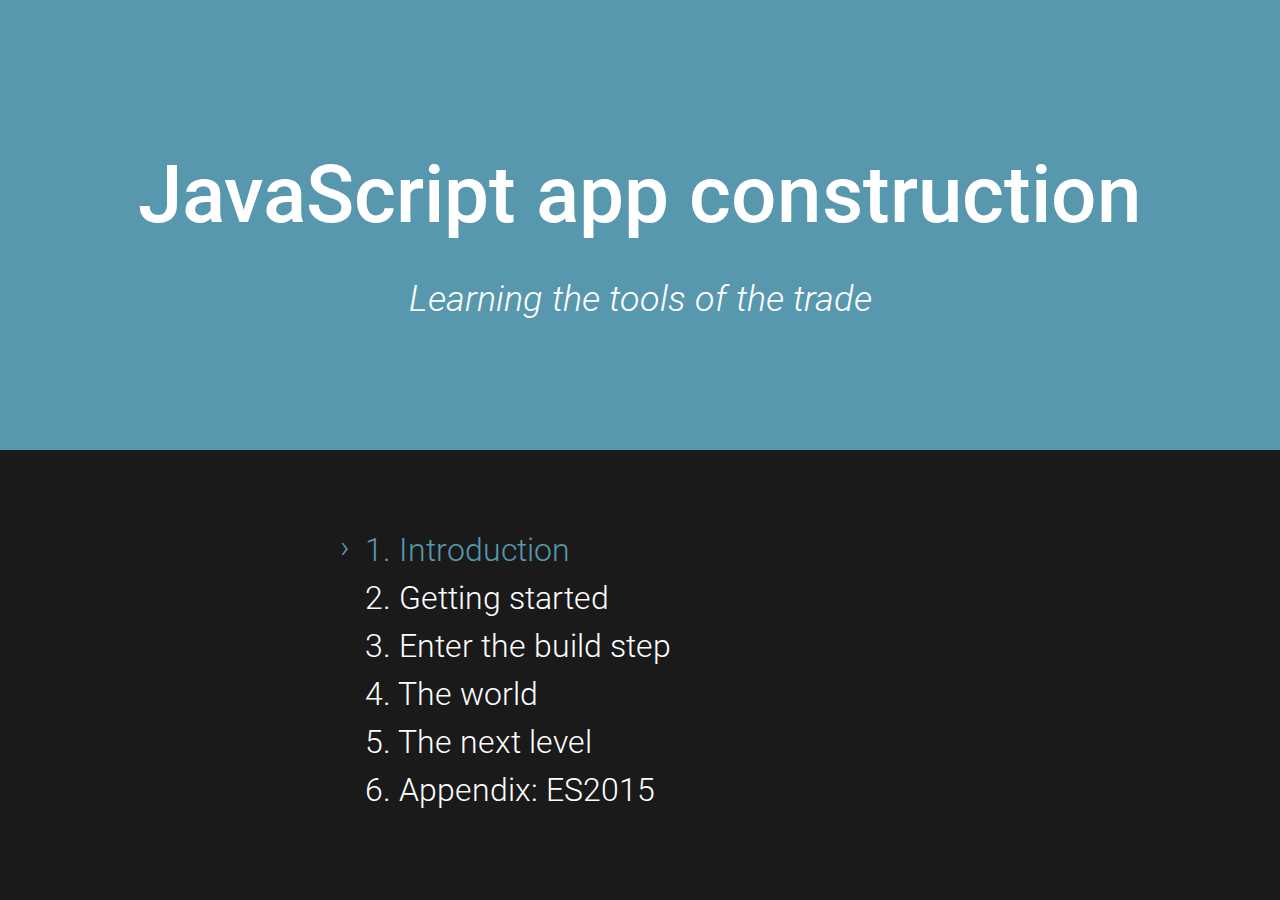
<file: index.html>
<!doctype html>
<html lang="en">

    <head>
        <meta charset="utf-8">

        <title>JavaScript app construction</title>

        <meta name="apple-mobile-web-app-capable" content="yes" />
        <meta name="apple-mobile-web-app-status-bar-style" content="black-translucent" />

        <meta name="viewport" content="width=device-width, initial-scale=1.0, maximum-scale=1.0, user-scalable=no, minimal-ui">

        <link rel="stylesheet" href="mc2/styles/index.css" id="theme">
        <link rel="stylesheet" href="mc2/font/roboto/font-roboto.css">

        <link rel="icon" type="image/x-icon" href="mc2/images/favicon.ico">

        <!--[if lt IE 9]>
        <script src="bower_components/reveal.js/lib/js/html5shiv.js"></script>
        <![endif]-->
    </head>

    <body>
        <div class="detailedoverview"><div><h4><span>1.</span> Introduction</h4><ol><li>Your teacher</li><li>Course structure</li><li>The masterplan</li><li>The Web platform</li><li>Exercise - Gearing up</li></ol></div><div><h4><span>2.</span> Getting started</h4><ol><li>CSS refresher</li><li>Exercise - static content</li><li>Git and Github</li><li>Exercise - set up repo</li><li>DOM nodes</li><li>Exercise - Data migration</li><li>DOM event refresher</li><li>Exercise - add user rating</li><li>jQuery refresher</li><li>Exercise - jQuerify</li></ol></div><div><h4><span>3.</span> Enter the build step</h4><ol><li>CSS preprocessing</li><li>Exercise - LESS</li><li>Package.JSON</li><li>Exercise - Build step</li><li>Webpack</li><li>Exercise - Webpack</li><li>Webpack dev server</li><li>Exercise - Webpack</li><li>Distribution files</li><li>Exercise - Distribution</li></ol></div><div><h4><span>4.</span> The world</h4><ol><li>Code quality</li><li>Exercise - hooking up linters</li><li>Continuous Integration</li><li>Exercise - CircleCI</li><li>Pull requests</li><li>Exercise - Run CircleCI on PR:s</li><li>Netlify</li><li>Exercise - Netlify</li></ol></div><div><h4><span>5.</span> The next level</h4><ol><li>TypeScript</li><li>Exercise - Converting to TypeScript</li><li>Exercise - Using TypeScript</li><li>Intro to AngularJS</li><li>Exercise - installing AngularJS</li><li>More AngularJS</li><li>Exercise - AngularJS Controller</li><li>Controller variant</li><li>Exercise - Controller, take 2</li><li>What comes next?</li><li>Exercise - Exploring AngularJS Component</li></ol></div><div><h4><span>6.</span> Appendix: ES2015</h4><ol><li>Versatile object definitions</li><li>Destructuring and rest</li><li>Versatile function definitions</li><li>Spreads</li><li>Modules</li><li>Classes</li><li>Decorators</li><li>Miscellaneous</li></ol></div></div><div></div>
        <div class="firstpage">
            <div class="splash">
                <h1>JavaScript app construction</h1>
                <p>Learning the tools of the trade</p>

            </div>
            <div class="slideindex"><div><div><a class="chapterlink" href="chapter1.html"><span>1. </span>Introduction</a><a class="chapterlink" href="chapter2.html"><span>2. </span>Getting&nbsp;started</a><a class="chapterlink" href="chapter3.html"><span>3. </span>Enter&nbsp;the&nbsp;build&nbsp;step</a><a class="chapterlink" href="chapter4.html"><span>4. </span>The&nbsp;world</a><a class="chapterlink" href="chapter5.html"><span>5. </span>The&nbsp;next&nbsp;level</a><a class="chapterlink" href="chapter6.html"><span>6. </span>Appendix:&nbsp;ES2015</a></div></div></div>
        </div>
        <img class="logo" src="mc2/images/edument_logo_white_trq.svg">
        <script type="text/javascript">

var activeLink;
current = 0;

function markLink(to){
    if (activeLink){
        activeLink.classList.remove("active");
    }
    current = parseInt(to);
    activeLink = document.querySelectorAll(".chapterlink")[current];
    activeLink.classList.add("active");
}

var nbrOfColumns = Math.ceil(6/5);

window.addEventListener("keydown",function(e){
  var code = e.which || e.keyCode;
  if (code === 13 || code === 32){ // enter key, go to selected chapter
    window.location = activeLink.href;
  } else if (code === 40){ // arrow down
    markLink(current === 6-1 ? 0 : current + 1);
  } else if (code === 38){ // arrow up
    markLink(current === 0 ? 6-1 : current - 1);
  } else if (code === 39 && 6 > 7) { // arrow right
      var trgt = current + 5;
      if ((trgt+1)/5 > nbrOfColumns){
        trgt = trgt % (nbrOfColumns*5); // wrap to first column
      }
      else if (trgt >= 6) {
        trgt = 6-1; // cap to last item in last column
      }
      markLink(trgt);
  } else if (code === 37 && 6 > 7) { // arrow left
    var trgt = (current + (nbrOfColumns*5) - 5) % (nbrOfColumns*5);
    if (trgt >= 6) {
      trgt = 6-1; // cap to last item in last column
    }
    markLink(trgt);
  } else if (code >= 49 && code <= 6+48){ // digit 1-9, go to that chapter
    window.location = document.querySelectorAll(".chapterlink")[code-49].href;
  } else if (code === 73) { // Letter I
    document.body.classList.toggle("showoverview");
  }
});

markLink( (window.location.href.match(/\?from=(.)*$/)||[0,0])[1] );

        </script>
        
    </body>
</html>
</file>
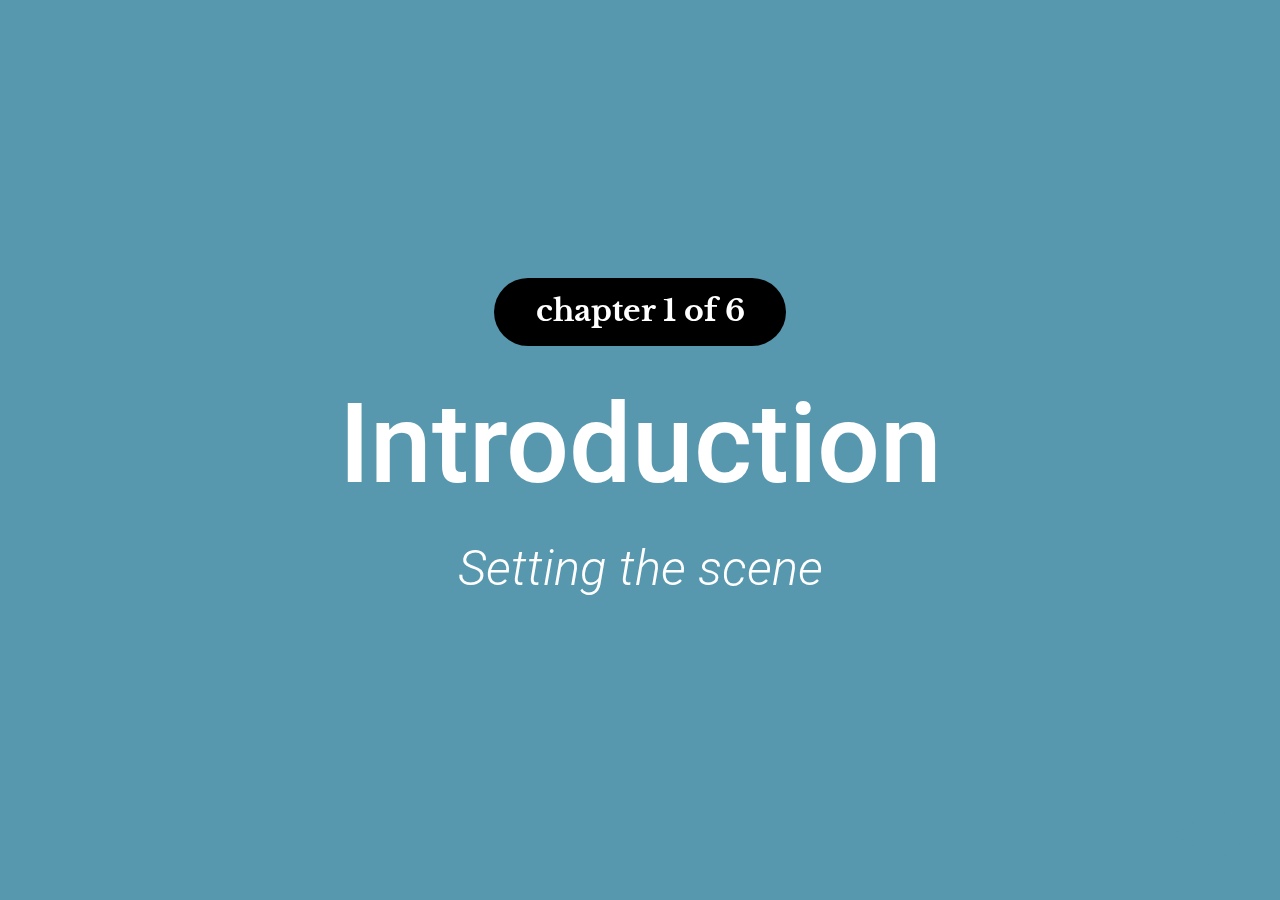
<file: chapter1.html>
<!doctype html>
<html lang="en">

  <head>
    <meta charset="utf-8">

    <title>Introduction</title>

    <meta name="apple-mobile-web-app-capable" content="yes" />
    <meta name="apple-mobile-web-app-status-bar-style" content="black-translucent" />

    <meta name="viewport" content="width=device-width, initial-scale=1.0, maximum-scale=1.0, user-scalable=no, minimal-ui">

    <link rel="icon" type="image/x-icon" href="mc2/images/favicon.ico">

    <link rel="stylesheet" href="mc2/styles/reveal.css">
    <link rel="stylesheet" href="mc2/styles/theme.css" id="theme">
    <link rel="stylesheet" href="mc2/styles/code.css">
    <!--STARTCOURSESPECIFICSTYLES--><link rel="stylesheet" href="styles/stuff.css"><!--ENDCOURSESPECIFICSTYLES-->
  </head>

  <body>
    <div id="pos"></div>
    <div class="reveal">
      <div class="slides">
        <section class="slide chaptertitle">
          <div class="slidecontent">
            <div class="chapternumber"> chapter 1 of 6 </div>
            <h1>Introduction</h1>
            <span>Setting the scene</p>
</span>
          </div>
        </section>
        <section class="slide">

<div class="slidecontent"><p>JavaScript time! Woohoo! :)</p>
</div></section>
        <!--STARTSECTIONINDEX--><section class="slide sectionlist">
  <div class="slidecontent">
    <h3>Sections in this chapter</h3>
    <ol>
    <li><a href="#/3">Your&nbsp;teacher</a></li>
<li><a href="#/4">Course&nbsp;structure</a></li>
<li><a href="#/5">The&nbsp;masterplan</a></li>
<li><a href="#/6">The&nbsp;Web&nbsp;platform</a></li>
<li><a href="#/7">Exercise&nbsp;&#8209;&nbsp;Gearing&nbsp;up</a></li>
    </ol>
  </div>
</section>
<!--ENDSECTIONINDEX-->
        <!--STARTCHAPTERCONTENT--><!--STARTSECTION1--><section>
  <section class="slide sectiontitle">
    <div class="slidecontent">
      <div class='sectioncount'>Section 1/5</div>
      <h3>Your teacher</h3>
      <p>The preacher</p>
</p>
    </div>
  </section>
  <section class="slide" data-pos="1-1-1">
<span class="pos">1-1-1</span>
<div class="slidecontent"><p>Let&#39;s <strong>start with the most important</strong> - me!</p>
<p><img src="resources/1-1-1-47.svg" alt="dot"></p>
</div></section><section class="slide" data-pos="1-1-2">
<span class="pos">1-1-2</span>
<div class="slidecontent"><p>Contact information: </p>
<ul>
<li><strong>Email</strong>: <a href="mailto:david.waller@edument.se">david.waller@edument.se</a></li>
<li><strong>Blog</strong>: <a href="http://blog.krawaller.se">http://blog.krawaller.se</a></li>
<li><strong>Twitter</strong>: <a href="http://twitter.com/krawaller">krawaller</a></li>
<li><strong>Phone</strong>: 0708-293094</li>
</ul>
<p>Don&#39;t be a stranger!</p>
</div></section><section class="slide" data-pos="1-1-3">
<span class="pos">1-1-3</span>
<div class="slidecontent"><p>But, <strong>fair warning</strong> - I spend my days singing this gospel:</p>
<div class="equality">
  <img src="resources/images/js-logo.png" alt="js">
  <span>=</span>
  <img src="resources/images/heart.png" alt="heart">
</div></div></section><section class="slide" data-pos="1-1-4">
<span class="pos">1-1-4</span>
<div class="slidecontent"><p>Now for what&#39;s actually most important - <strong>you</strong>! :)</p>
</div></section>
</section>
<!--ENDSECTION1-->
<!--STARTSECTION2--><section>
  <section class="slide sectiontitle">
    <div class="slidecontent">
      <div class='sectioncount'>Section 2/5</div>
      <h3>Course structure</h3>
      <p>How we&#39;ll go about things</p>
</p>
    </div>
  </section>
  <section class="slide" data-pos="1-2-1">
<span class="pos">1-2-1</span>
<div class="slidecontent"><p>The course is divided into several <strong>chapters</strong>, where you&#39;re currently in the first.</p>
<p><img src="resources/1-2-1-87.svg" alt="dot"></p>
<p>We access the chapters from an <strong>index</strong>, giving you a <strong>birds-eye view</strong> of the entire contents.</p>
</div></section><section class="slide" data-pos="1-2-2">
<span class="pos">1-2-2</span>
<div class="slidecontent"><p>Each <strong>chapter</strong> has many <strong>sections</strong>:</p>
<p><img src="resources/1-2-2-41.svg" alt="dot"></p>
</div></section><section class="slide" data-pos="1-2-3">
<span class="pos">1-2-3</span>
<div class="slidecontent"><p>In the <strong>printed material</strong> (or PDF) and in the <strong>presentation top-right corner</strong>, the slides are numbered <strong><code>X‑Y‑Z</code></strong> where...</p>
<ul>
<li><code>X</code> is the number of the current <strong>chapter</strong></li>
<li><code>Y</code> is the number of the section <strong>section</strong> within that chapter</li>
<li><code>Z</code> is the number of the <strong>slide</strong> within that section</li>
</ul>
</div></section><section class="slide" data-pos="1-2-4">
<span class="pos">1-2-4</span>
<div class="slidecontent"><p>From now on, all <strong>sections</strong> will be one of <strong>two types</strong>:</p>
<ul>
<li>Learning sections</li>
<li>Exercise sections</li>
</ul>
</div></section><section class="slide" data-pos="1-2-5">
<span class="pos">1-2-5</span>
<div class="slidecontent"><div class="learn"></div>

<p>When you see this symbol at the top of a section, that means it is a <strong>learning resource</strong>.</p>
<p>A short sentence or two will say <strong>what we want to learn</strong>.</p>
</div></section><section class="slide" data-pos="1-2-6">
<span class="pos">1-2-6</span>
<div class="slidecontent"><div class="goal"></div>

<p>This symbol means the section is an <strong>exercise</strong>.</p>
</div></section><section class="slide" data-pos="1-2-7">
<span class="pos">1-2-7</span>
<div class="slidecontent"><div class="checklist"></div>

<p>Towards the <strong>bottom of the exercise sections</strong> you&#39;ll find a <strong>Definition of Done</strong> slide</p>
<ul>
<li>which gives you</li>
<li>a check list</li>
<li>to know when</li>
<li>you are finished</li>
</ul>
</div></section><section class="slide" data-pos="1-2-8">
<span class="pos">1-2-8</span>
<div class="slidecontent"><div class="solution"></div>

<p>Below that, if it is a coding exercise, you&#39;ll also find a <strong>link to a solution</strong> on a slide with this symbol.</p>
</div></section>
</section>
<!--ENDSECTION2-->
<!--STARTSECTION3--><section>
  <section class="slide sectiontitle">
    <div class="slidecontent">
      <div class='sectioncount'>Section 3/5</div>
      <h3>The masterplan</h3>
      <p>tajmad och klar <span style='text-decoration: line-through;'>in i minsta detalj</span></p>
</p>
    </div>
  </section>
  <section class="slide" data-pos="1-3-1">
<span class="pos">1-3-1</span>
<div class="slidecontent"><div class="learn"></div>

<p>Synchronizing expectations for the course</p>
</div></section><section class="slide" data-pos="1-3-2">
<span class="pos">1-3-2</span>
<div class="slidecontent"><p>So - for the next 3 days, we&#39;ll talk about</p>
<ul>
<li><strong>JS app development</strong></li>
<li>...but we&#39;ll splice in some <strong>general JS fu</strong>...</li>
<li>...including the <strong>build step</strong>,</li>
<li>...leading up to <strong>AngularJS</strong>,</li>
<li>...and lots of stuff in between</li>
</ul>
</div></section><section class="slide" data-pos="1-3-3">
<span class="pos">1-3-3</span>
<div class="slidecontent"><p>My <strong>unofficial goal</strong> is that you should be able to <strong>chat up a web developer in a bar</strong>.</p>
<p>...or <strong>survive an interview without faux pas</strong>, whichever you find more interesting.</p>
</div></section><section class="slide" data-pos="1-3-4">
<span class="pos">1-3-4</span>
<div class="slidecontent"><ul>
<li>It is <strong>forbidden to keep a question to yourself</strong>. Ask away! Because,</li>
<li><strong>there are no stupid questions</strong>. <span style='text-decoration: line-through;'>Only stupid people.</span></li>
</ul>
</div></section><section class="slide" data-pos="1-3-5">
<span class="pos">1-3-5</span>
<div class="slidecontent"><p>These slides are available at <a href="http://blog.krawaller.se/csharp-vt2018/">http://blog.krawaller.se/csharp-vt2018/</a></p>
<p>Or put a <code>print.html</code> at the end of the above for a <strong>print-friendly version</strong>.</p>
<p>I&#39;ll be <strong>updating these slides</strong> during these 3 days.</p>
</div></section>
</section>
<!--ENDSECTION3-->
<!--STARTSECTION4--><section>
  <section class="slide sectiontitle">
    <div class="slidecontent">
      <div class='sectioncount'>Section 4/5</div>
      <h3>The Web platform</h3>
      <p>a.k.a. the holy trinity</p>
</p>
    </div>
  </section>
  <section class="slide" data-pos="1-4-1">
<span class="pos">1-4-1</span>
<div class="slidecontent"><div class="learn"></div>

<p>The web whatnow?</p>
</div></section><section class="slide" data-pos="1-4-2">
<span class="pos">1-4-2</span>
<div class="slidecontent"><p>The <strong>Web platform</strong> is really the combination of three separate technologies:</p>
<p><img src="resources/diagrams/platform.svg" alt=""></p>
</div></section><section class="slide" data-pos="1-4-3">
<span class="pos">1-4-3</span>
<div class="slidecontent"><p>(There was also a dark time when <strong>Java applets</strong> were used in webpages, but we don&#39;t talk about that...)</p>
<p><img src="resources/diagrams/platform-java.svg" alt=""></p>
</div></section><section class="slide" data-pos="1-4-4">
<span class="pos">1-4-4</span>
<div class="slidecontent"><p>(And we don&#39;t acknowledge the existence of <strong>flash</strong> either)</p>
<p><img src="resources/diagrams/platform-flash.svg" alt=""></p>
</div></section><section class="slide" data-pos="1-4-5">
<span class="pos">1-4-5</span>
<div class="slidecontent"><p>Traditionally, <strong>web apps looked like this</strong>:</p>
<p><img src="resources/diagrams/webapp-before.svg" alt=""></p>
<p>Web tech was <strong>just the UI</strong>. The real coding was done in <code>php</code> / <code>ruby</code> / <code>java</code> / <code>.NET</code>.</p>
</div></section><section class="slide" data-pos="1-4-6">
<span class="pos">1-4-6</span>
<div class="slidecontent"><p>But a <strong>modern SPA</strong> (Single Page Application) is more like this:</p>
<p><img src="resources/diagrams/webapp-now.svg" alt=""></p>
</div></section><section class="slide" data-pos="1-4-7">
<span class="pos">1-4-7</span>
<div class="slidecontent"><p>Additionally, web tech has <strong>escaped from the browser</strong>:</p>
<p><img src="resources/diagrams/webapp-deploy.svg" alt=""></p>
</div></section><section class="slide" data-pos="1-4-8">
<span class="pos">1-4-8</span>
<div class="slidecontent"><p>And blurring the lines even further - there are framework to <strong>compile web to native code</strong>:</p>
<p><img src="resources/diagrams/webapp-deploy-compile.svg" alt=""></p>
</div></section><section class="slide" data-pos="1-4-9">
<span class="pos">1-4-9</span>
<div class="slidecontent"><p>In essence: <strong>web tech is on the (high) rise</strong>, and even if you intend to stay in a sheltered C# garden, knowledge about the web platform will serve you well.</p>
</div></section>
</section>
<!--ENDSECTION4-->
<!--STARTSECTION5--><section>
  <section class="slide sectiontitle">
    <div class="slidecontent">
      <div class='sectioncount'>Section 5/5</div>
      <h3>Exercise - Gearing up</h3>
      <p>Assembling the toolkit</p>
</p>
    </div>
  </section>
  <section class="slide" data-pos="1-5-1">
<span class="pos">1-5-1</span>
<div class="slidecontent"><div class="goal"></div>

<p>Before we can get started for real we must make sure that you&#39;re <strong>adequately equipped</strong>!</p>
</div></section><section class="slide" data-pos="1-5-2">
<span class="pos">1-5-2</span>
<div class="slidecontent"><p>This isn&#39;t really an exercise as such, just me telling you to <strong>install a bunch of stuff</strong>.</p>
<p>We won&#39;t talk about <strong>what the stuff does here</strong>, that&#39;ll come later!</p>
</div></section><section class="slide list" data-pos="1-5-3">
<span class="pos">1-5-3</span>
<div class="slidecontent">
<p>We&#39;re going to ensure we have the following installed:</p>
<ul>
<li><span>a</span>Node</li>
<li><span>b</span>Python</li>
<li><span>c</span>Git</li>
<li><span>d</span>Visual Studio Code</li>
<li><span>e</span>MDN (not a program, but a tool nontheless!)</li>
</ul>
<p>If you already have some/all of it, simply skip that instruction!</p>
</div></section><section class="slide num numA" data-pos="1-5-4">
<span class="pos">1-5-4</span>
<div class="slidecontent">
<p>First we install <em>NodeJS</em>!</p>
<p><img src="resources/images/node.jpg" alt=""></p>
<p>Surf over to <a href="https://nodejs.org/">https://nodejs.org/</a>.</p>
</div></section><section class="slide" data-pos="1-5-5">
<span class="pos">1-5-5</span>
<div class="slidecontent"><p>You&#39;ll get to <strong>choose between &quot;Recommended&quot; and &quot;Latest&quot;</strong>:</p>
<p><img src="resources/images/nodeversions.png" alt=""></p>
<p>It doesn&#39;t really matter, but you can <strong>pick &quot;Recommended&quot;</strong>.</p>
</div></section><section class="slide" data-pos="1-5-6">
<span class="pos">1-5-6</span>
<div class="slidecontent"><p>When you go through the installer, it is important that you <strong>make Node available in the terminals</strong>!</p>
<p>This option is usually a checkbox called something like &quot;Add to path&quot;, or &quot;Add to environment variables&quot;.</p>
</div></section><section class="slide num numB" data-pos="1-5-7">
<span class="pos">1-5-7</span>
<div class="slidecontent">
<p>Next up - <strong>Python</strong>!</p>
<p><img src="resources/images/python.png" alt=""></p>
<p>Surf to <a href="https://www.python.org/downloads/">https://www.python.org/downloads/</a>.</p>
</div></section><section class="slide" data-pos="1-5-8">
<span class="pos">1-5-8</span>
<div class="slidecontent"><p>Again there is a <strong>choice between versions</strong>:</p>
<p><img src="resources/images/pythonversions.png" alt=""></p>
<p>You can <strong>select the latest</strong> which is 3, but if you already have 2 installed, that&#39;s ok too.</p>
</div></section><section class="slide" data-pos="1-5-9">
<span class="pos">1-5-9</span>
<div class="slidecontent"><p>And also like Node, we must <strong>make Python available in the terminals</strong>!</p>
<p>Same thing again: This option is usually a checkbox called something like &quot;Add to path&quot;, or &quot;Add to environment variables&quot;.</p>
</div></section><section class="slide num numC" data-pos="1-5-10">
<span class="pos">1-5-10</span>
<div class="slidecontent">
<p>Now, time for <strong>Git</strong>!</p>
<div class="whitebg">
<img src="resources/images/git.png" alt="">
</div>

<p>You likely already have it, but if not, get it from <a href="https://git-scm.com/downloads">https://git-scm.com/downloads</a>.</p>
</div></section><section class="slide" data-pos="1-5-11">
<span class="pos">1-5-11</span>
<div class="slidecontent"><p>And, same as before, we must <strong>make Git available in the terminals</strong> by checking the relevant box in the installation.</p>
</div></section><section class="slide num numD" data-pos="1-5-12">
<span class="pos">1-5-12</span>
<div class="slidecontent">
<p>Finally we need to install <strong>Visual Studio Code</strong>.</p>
<p><img src="resources/images/vsc.png" alt=""></p>
<p>Get it from <a href="https://code.visualstudio.com/download">https://code.visualstudio.com/download</a>.</p>
</div></section><section class="slide question" data-pos="1-5-13">
<span class="pos">1-5-13</span>
<div class="slidecontent">
<p>But, I want to use <code>SomeOtherEditor</code> instead!</p>
</div></section><section class="slide answer" data-pos="1-5-14">
<span class="pos">1-5-14</span>
<div class="slidecontent">
<p>Tough luck! :)</p>
</div></section><section class="slide" data-pos="1-5-15">
<span class="pos">1-5-15</span>
<div class="slidecontent"><p>Serious answer: You&#39;re welcome to use whatever you want, but throughout these days I&#39;ll provide support for VSC.</p>
</div></section><section class="slide num numE" data-pos="1-5-16">
<span class="pos">1-5-16</span>
<div class="slidecontent">
<p>Finally we need to have access to a <strong>reference</strong>! We recommend <a href="https://developer.mozilla.org/en-US/">Mozilla Developer Networks</a> (or MDN for short), which generally is better than the more-well-known W3Schools.</p>
<p>Surf to <a href="https://developer.mozilla.org">https://developer.mozilla.org</a> and explore for a bit!</p>
</div></section><section class="slide" data-pos="1-5-17">
<span class="pos">1-5-17</span>
<div class="slidecontent"><div class="checklist"></div>

<p>You are done when...</p>
<ul>
<li>You can type <code>python --version</code> in any terminal</li>
<li>You can type <code>git --version</code> in any terminal</li>
<li>You can type <code>node --version</code> in any terminal</li>
<li>You have VSC installed (or cling on to sth else)</li>
<li>You&#39;ve familiarised yourself with MDN</li>
</ul>
</div></section>
</section>
<!--ENDSECTION5--><!--ENDCHAPTERCONTENT-->
        

      </div>
    </div>

    <script type="text/javascript">
      var basehref = window.location.href.replace(/chapter\d.*?$/,'')

      document.addEventListener("keydown",function(e){
        var code = e.which || e.keyCode;
        if (code===13){
          window.location.href = basehref+"index.html?from="+(1-1);
        } else if (code >= 49 && code <= 5+48) {
          window.location.hash = "#/" + (code-48+1+1);
        }
        if (1 < 6) {
          if (code===99){ // the letter C for next Chapter
            window.location.href = basehref+"chapter"+(1+1)+".html"
          }
        }
      });
    </script>
    <script src="mc2/scripts/head.js" type="text/javascript"></script>
    <script src="mc2/scripts/reveal.js" type="text/javascript"></script>
    <script src="mc2/scripts/jquery.js" type="text/javascript"></script>
    <script type="text/javascript">

  Reveal.initialize({
    controls: true,
    progress: true,
    history: true,
    center: true,
    showNotes: false,
    transition: 'slide',
    dependencies: [
      { src: 'mc2/scripts/plugin/notes/notes.js', async: true }
    ]
  })

    window.onload = function(){

      var links = document.querySelectorAll("a.link");
      for(var i=0;i<links.length;i++){
        var link = links[i];
        link.innerHTML = link.innerHTML.replace(/ /g,'&nbsp;')
      }
      var posElem = document.getElementById('pos')
      function updateReference(){
        setTimeout(function(){
          var currentpos = document.querySelector('section.present[data-pos]')
          if (currentpos){
            posElem.innerHTML = currentpos.getAttribute('data-pos')
          } else {
            posElem.innerHTML = ''
          }
          if (document.querySelector('.present.chaptertitle')){
            document.body.classList.add('atchaptertitle');
          } else {
            document.body.classList.remove('atchaptertitle');
          }
        },10)
      }

      window.addEventListener("hashchange",updateReference);

      updateReference();
    };

    </script>
    <!--STARTCOURSESPECIFICSCRIPTS--><!--ENDCOURSESPECIFICSCRIPTS-->
  </body>
</html>
</file>
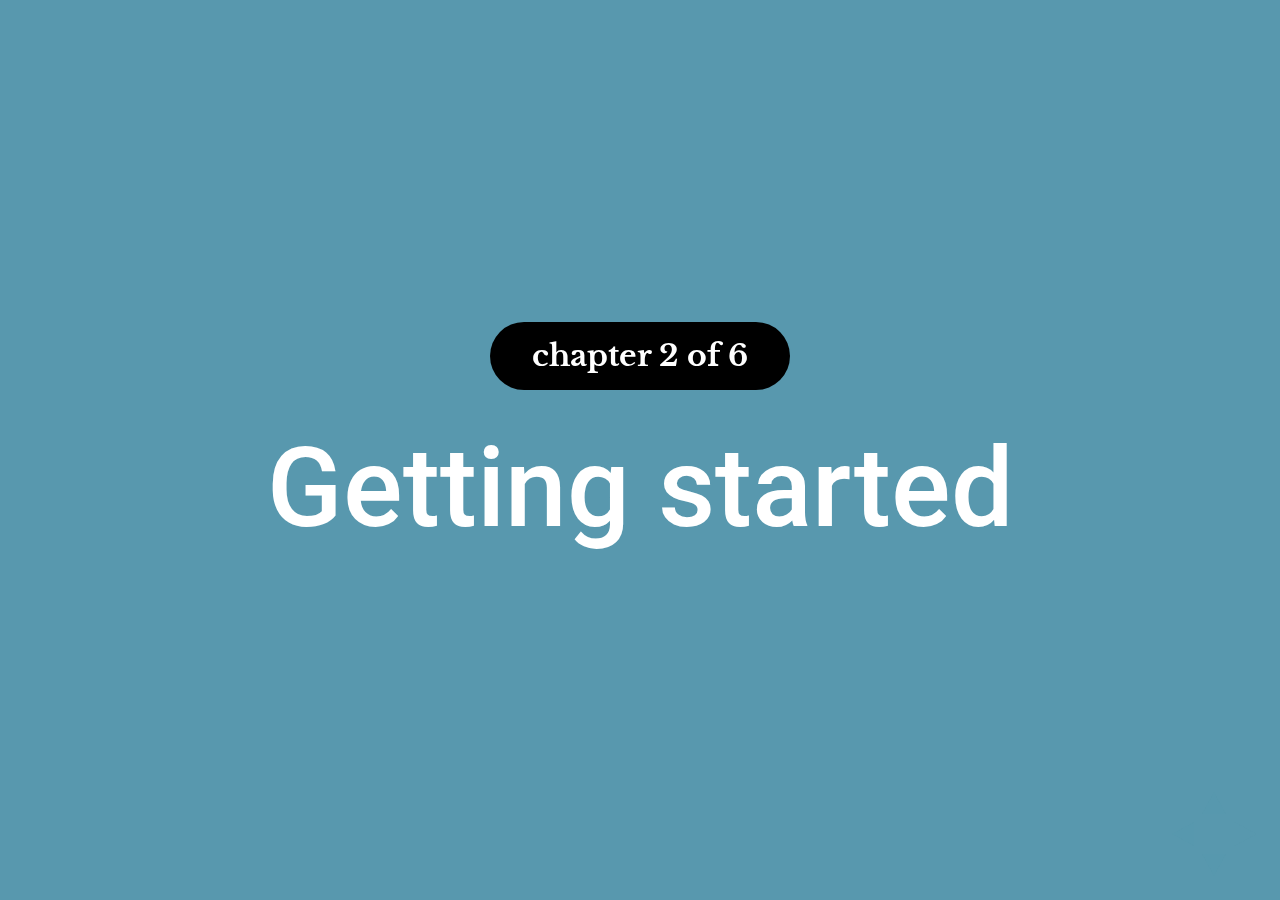
<file: chapter2.html>
<!doctype html>
<html lang="en">

  <head>
    <meta charset="utf-8">

    <title>Getting started</title>

    <meta name="apple-mobile-web-app-capable" content="yes" />
    <meta name="apple-mobile-web-app-status-bar-style" content="black-translucent" />

    <meta name="viewport" content="width=device-width, initial-scale=1.0, maximum-scale=1.0, user-scalable=no, minimal-ui">

    <link rel="icon" type="image/x-icon" href="mc2/images/favicon.ico">

    <link rel="stylesheet" href="mc2/styles/reveal.css">
    <link rel="stylesheet" href="mc2/styles/theme.css" id="theme">
    <link rel="stylesheet" href="mc2/styles/code.css">
    <!--STARTCOURSESPECIFICSTYLES--><link rel="stylesheet" href="styles/stuff.css"><!--ENDCOURSESPECIFICSTYLES-->
  </head>

  <body>
    <div id="pos"></div>
    <div class="reveal">
      <div class="slides">
        <section class="slide chaptertitle">
          <div class="slidecontent">
            <div class="chapternumber"> chapter 2 of 6 </div>
            <h1>Getting started</h1>
            
          </div>
        </section>
        
        <!--STARTSECTIONINDEX--><section class="slide sectionlist">
  <div class="slidecontent">
    <h3>Sections in this chapter</h3>
    <ol>
    <li><a href="#/2">CSS&nbsp;refresher</a></li>
<li><a href="#/3">Exercise&nbsp;&#8209;&nbsp;static&nbsp;content</a></li>
<li><a href="#/4">Git&nbsp;and&nbsp;Github</a></li>
<li><a href="#/5">Exercise&nbsp;&#8209;&nbsp;set&nbsp;up&nbsp;repo</a></li>
<li><a href="#/6">DOM&nbsp;nodes</a></li>
<li><a href="#/7">Exercise&nbsp;&#8209;&nbsp;Data&nbsp;migration</a></li>
<li><a href="#/8">DOM&nbsp;event&nbsp;refresher</a></li>
<li><a href="#/9">Exercise&nbsp;&#8209;&nbsp;add&nbsp;user&nbsp;rating</a></li>
<li><a href="#/10">jQuery&nbsp;refresher</a></li>
<li><a href="#/11">Exercise&nbsp;&#8209;&nbsp;jQuerify</a></li>
    </ol>
  </div>
</section>
<!--ENDSECTIONINDEX-->
        <!--STARTCHAPTERCONTENT--><!--STARTSECTION1--><section>
  <section class="slide sectiontitle">
    <div class="slidecontent">
      <div class='sectioncount'>Section 1/10</div>
      <h3>CSS refresher</h3>
      <p>Some useful patterns</p>
</p>
    </div>
  </section>
  <section class="slide" data-pos="2-1-1">
<span class="pos">2-1-1</span>
<div class="slidecontent"><div class="learn"></div>

<p>Make sure we have the <strong>CSS skills</strong> needed for the task ahead.</p>
</div></section><section class="slide list" data-pos="2-1-2">
<span class="pos">2-1-2</span>
<div class="slidecontent">
<p>Let&#39;s repeat a few <strong>useful CSS patterns</strong>:</p>
<ul>
<li><span>a</span>packing the box</li>
<li><span>b</span>centering a block horisontally</li>
<li><span>c</span>selecting via attributes</li>
<li><span>d</span>limiting an image width</li>
<li><span>e</span>preventing text selection</li>
<li><span>f</span>column layout</li>
</ul>
</div></section><section class="slide num numA" data-pos="2-1-3">
<span class="pos">2-1-3</span>
<div class="slidecontent">
<p>The <strong>box model</strong> used to represent a node looks like this:</p>
<p><img src="resources/diagrams/boxmodel.svg" alt=""></p>
</div></section><section class="slide" data-pos="2-1-4">
<span class="pos">2-1-4</span>
<div class="slidecontent"><p>This means that if you apply <strong>padding</strong> it goes inside an eventual border, and will be coloured by the background.</p>
<p>While <strong>margin</strong> won&#39;t be, since it is in essence <em>outside</em> the element.</p>
</div></section><section class="slide num numB" data-pos="2-1-5">
<span class="pos">2-1-5</span>
<div class="slidecontent">
<p>We can <strong>center a block horisontally</strong> in many different ways. Here&#39;s a common solution:</p>
<pre><code class="lang-css"><span class="hljs-selector-class">.contentBlock</span> {
  <span class="hljs-attribute">margin</span>: <span class="hljs-number">0</span> auto;
}
</code></pre>
</div></section><section class="slide" data-pos="2-1-6">
<span class="pos">2-1-6</span>
<div class="slidecontent"><p>Note that this <strong>only works if the block has a set width</strong>, otherwise it&#39;ll take up the full width and we won&#39;t see any centering!</p>
</div></section><section class="slide num numC" data-pos="2-1-7">
<span class="pos">2-1-7</span>
<div class="slidecontent">
<p>There is a distinct possibility you might soon need to <strong>select element via attributes</strong>. This is done using <strong>square brackets</strong>:</p>
<pre><code class="lang-css"><span class="hljs-selector-attr">[data-class=skeleton]</span> {
  <span class="hljs-comment">/* spooky styles go here */</span>
}
</code></pre>
<p>See the <a href="https://developer.mozilla.org/en-US/docs/Web/CSS/Attribute_selectors">MDN rating docs</a> for the full available syntax.</p>
</div></section><section class="slide num numD" data-pos="2-1-8">
<span class="pos">2-1-8</span>
<div class="slidecontent">
<p>We can <strong>limit an image&#39;s width</strong> using the <code>max-</code> prefixed dimensions:</p>
<pre><code><span class="hljs-selector-class">.myImage</span> {
  <span class="hljs-attribute">max-width</span>: <span class="hljs-number">300px</span>;
  <span class="hljs-attribute">max-height</span>: <span class="hljs-number">400px</span>;
}
</code></pre></div></section><section class="slide num numE" data-pos="2-1-9">
<span class="pos">2-1-9</span>
<div class="slidecontent">
<p>When we <strong>use text elements for interaction</strong> we often want to...</p>
<ul>
<li>prevent selection</li>
<li>make pointer indicate clickability</li>
</ul>
<pre><code><span class="hljs-selector-class">.myElem</span> {
  <span class="hljs-attribute">user-select</span>: none;
  <span class="hljs-attribute">cursor</span>: pointer;
}
</code></pre></div></section><section class="slide num numF" data-pos="2-1-10">
<span class="pos">2-1-10</span>
<div class="slidecontent">
<p>To lay out children of an element as columns we use <strong>flexbox</strong>:</p>
<pre><code class="lang-css"><span class="hljs-selector-class">.container</span> {
  <span class="hljs-attribute">display</span>: flex;
  <span class="hljs-attribute">flex-direction</span>: row;
}
</code></pre>
</div></section><section class="slide" data-pos="2-1-11">
<span class="pos">2-1-11</span>
<div class="slidecontent"><p>By default the columns will get equal width. If you have <strong>fixed-width</strong> columns you can make the other columns share the leftover space by giving them:</p>
<pre><code><span class="hljs-selector-class">.columnThatShouldGrow</span> {
  <span class="hljs-attribute">flex-grow</span>: <span class="hljs-number">1</span>;
}
</code></pre></div></section><section class="slide" data-pos="2-1-12">
<span class="pos">2-1-12</span>
<div class="slidecontent"><p>Note that <strong>sized images can behave weirdly</strong> when used as flexbox children.</p>
<p>Prevent this by <strong>wrapping them in a div</strong>!</p>
</div></section>
</section>
<!--ENDSECTION1-->
<!--STARTSECTION2--><section>
  <section class="slide sectiontitle">
    <div class="slidecontent">
      <div class='sectioncount'>Section 2/10</div>
      <h3>Exercise - static content</h3>
      <p>Laying the foundation</p>
</p>
    </div>
  </section>
  <section class="slide" data-pos="2-2-1">
<span class="pos">2-2-1</span>
<div class="slidecontent"><p><div class="goal"></div>
Goal: Make <strong>HTML</strong> and <strong>CSS</strong> to show a <strong>movie review</strong> page</p>
</div></section><section class="slide" data-pos="2-2-2">
<span class="pos">2-2-2</span>
<div class="slidecontent"><p>Here&#39;s what we&#39;re going for:</p>
<p><img src="resources/images/moviereview.png" alt=""></p>
</div></section><section class="slide list" data-pos="2-2-3">
<span class="pos">2-2-3</span>
<div class="slidecontent">
<p>Here&#39;s the battle plan</p>
<ul>
<li><span>a</span>create a <strong>project folder</strong></li>
<li><span>b</span>add <strong>html file</strong></li>
<li><span>c</span>add <strong>css file</strong></li>
</ul>
</div></section><section class="slide num numA" data-pos="2-2-4">
<span class="pos">2-2-4</span>
<div class="slidecontent">
<p>Create <strong>folder</strong> somewhere to host our movie review project. Open that folder in Visual Studio Code.</p>
</div></section><section class="slide num numB" data-pos="2-2-5">
<span class="pos">2-2-5</span>
<div class="slidecontent">
<p>Add a new file called <strong><code>index.html</code></strong>.</p>
<p><img src="resources/images/vcs-createfile.png" alt=""></p>
</div></section><section class="slide" data-pos="2-2-6">
<span class="pos">2-2-6</span>
<div class="slidecontent"><p>Make VSC give you a <strong>base to start</strong> by entering...</p>
<pre><code><span class="hljs-selector-tag">html</span>:<span class="hljs-number">5</span>
</code></pre><p>...at the top of the file and then <strong>hit tab</strong>. Voilà, you get a full HTML document!</p>
</div></section><section class="slide" data-pos="2-2-7">
<span class="pos">2-2-7</span>
<div class="slidecontent"><p>Now <strong>flesh out the document</strong> with the HTML needed to get the same contents as in the screenshot!</p>
<p>Although, of course, you are free to <strong>choose any movie</strong>.</p>
</div></section><section class="slide" data-pos="2-2-8">
<span class="pos">2-2-8</span>
<div class="slidecontent"><p>Your review should contain the <strong>exact same parts</strong> as mine:</p>
<ul>
<li>an image</li>
<li>a title</li>
<li>a short text</li>
<li>a list of notable actors</li>
</ul>
</div></section><section class="slide" data-pos="2-2-9">
<span class="pos">2-2-9</span>
<div class="slidecontent"><p>Regarding the image, <strong>don&#39;t download it locally</strong>! Instead simply <strong>link to it online</strong>.</p>
<pre><code>&lt;img <span class="hljs-attribute">src</span>=<span class="hljs-string">"http://bit.ly/kvalitetsrullebild"</span>&gt;
</code></pre></div></section><section class="slide num numC" data-pos="2-2-10">
<span class="pos">2-2-10</span>
<div class="slidecontent">
<p>Time to add a <strong>coat of paint</strong>!</p>
<p>Create a new file in our folder called <strong><code>styles.css</code></strong>:</p>
<p><img src="resources/images/cssfile.png" alt=""></p>
</div></section><section class="slide" data-pos="2-2-11">
<span class="pos">2-2-11</span>
<div class="slidecontent"><p>Connect it via a <strong>link element</strong> in the head of <code>index.html</code>.</p>
<pre><code class="lang-html"><span class="hljs-tag">&lt;<span class="hljs-name">link</span> <span class="hljs-attr">rel</span>=<span class="hljs-string">"stylesheet"</span> <span class="hljs-attr">href</span>=<span class="hljs-string">"styles.css"</span>&gt;</span>
</code></pre>
</div></section><section class="slide" data-pos="2-2-12">
<span class="pos">2-2-12</span>
<div class="slidecontent"><p>Now add some CSS in that file to...</p>
<ul>
<li>make the site <strong>centered horisontally</strong></li>
<li>lay it out in <strong>two columns</strong></li>
<li><strong>size the image</strong> so it isn&#39;t too big or small</li>
<li>tweak the rest as you please!</li>
</ul>
</div></section><section class="slide" data-pos="2-2-13">
<span class="pos">2-2-13</span>
<div class="slidecontent"><div class="checklist"></div>

<p>You are done when...</p>
<ul>
<li>double-clicking <code>index.html</code> shows the review in a browser</li>
<li>it looks ok (don&#39;t spend too long!)</li>
</ul>
</div></section><section class="slide" data-pos="2-2-14">
<span class="pos">2-2-14</span>
<div class="slidecontent"><div class="solution"></div>

<p>If you get stuck, see the <a href="https://github.com/krawaller/js-app-solutions/tree/master/static">Static</a> solution.</p>
</div></section>
</section>
<!--ENDSECTION2-->
<!--STARTSECTION3--><section>
  <section class="slide sectiontitle">
    <div class="slidecontent">
      <div class='sectioncount'>Section 3/10</div>
      <h3>Git and Github</h3>
      <p>The tools of the trade</p>
</p>
    </div>
  </section>
  <section class="slide" data-pos="2-3-1">
<span class="pos">2-3-1</span>
<div class="slidecontent"><div class="learn"></div>

<p>Make sure we have an understanding of <strong>Git and Github</strong>.</p>
</div></section><section class="slide" data-pos="2-3-2">
<span class="pos">2-3-2</span>
<div class="slidecontent"><p>Chances are very slim that you&#39;ll be able to do modern web work without using...</p>
<ul>
<li>Git for version controlling and collaboration</li>
<li>Github for an online-hosted master Git repo</li>
</ul>
</div></section><section class="slide list" data-pos="2-3-3">
<span class="pos">2-3-3</span>
<div class="slidecontent">
<p>Probably you&#39;re already up and running (?), but here&#39;s a <strong>condenced guide</strong> for common patterns:</p>
<ul>
<li><span>a</span>First-time setup</li>
<li><span>b</span>The idea of a commit </li>
<li><span>c</span>The commit flow</li>
<li><span>d</span>Excluding files</li>
<li><span>e</span>Seeing what changed</li>
<li><span>f</span>A log of changes</li>
<li><span>g</span>Central master repo</li>
</ul>
</div></section><section class="slide num numA" data-pos="2-3-4">
<span class="pos">2-3-4</span>
<div class="slidecontent">
<p>If this is your first time with Git, you will want to start by <strong>configuring Git</strong>
to recognize your name and email address.</p>
<pre><code>git<span class="hljs-built_in"> config </span>--global user.name <span class="hljs-string">"Your Name Here"</span>
git<span class="hljs-built_in"> config </span>--global user.email <span class="hljs-string">"your_email@youremail.com"</span>
</code></pre></div></section><section class="slide num numB" data-pos="2-3-5">
<span class="pos">2-3-5</span>
<div class="slidecontent">
<p>Git centers around the idea of a <strong>commit</strong>. We <em>make a commit for each change</em> you wish
to record in the system</p>
<div class="warning-border">
    Some version control systems keep track of history
    per file. Git versions the whole tree. 
</div></div></section><section class="slide" data-pos="2-3-6">
<span class="pos">2-3-6</span>
<div class="slidecontent"><p>A <strong>commit consists of</strong>:</p>
<ul>
<li>A snapshot of all the files</li>
<li>A commit message</li>
<li>An author</li>
<li>A date</li>
</ul>
</div></section><section class="slide num numC" data-pos="2-3-7">
<span class="pos">2-3-7</span>
<div class="slidecontent">
<p>In Git, committing is a two-step process</p>
<p><img class="img_no_border"
     src="resources/images/adding_and_committing.png"
     alt="Git-add-commit"
     style="max-height: 500px" /></p>
</div></section><section class="slide" data-pos="2-3-8">
<span class="pos">2-3-8</span>
<div class="slidecontent"><p>The <code>add</code> command <strong>places a file in the staging area</strong>
<small>Below is given that the README file exists</small></p>
<pre><code class="lang-diff">$ git add README.md
</code></pre>
<p>The <code>commit</code> command then takes the contents of the
staging area, and creates a commit</p>
<pre><code class="lang-diff">$ git commit

[master (root-commit) beb9dfd] Add a README.
 1 files changed, 1 insertions(+), 0 deletions(-)
 create mode 100644 README
</code></pre>
</div></section><section class="slide" data-pos="2-3-9">
<span class="pos">2-3-9</span>
<div class="slidecontent"><p>For <strong>existing files</strong>, <code>add</code> will place the changes to that
file into the staging area, so you can commit changes
with two commands:</p>
<pre><code class="lang-diff">$ git add README
$ git commit
</code></pre>
<p><small>
(A shorthand for these steps: <code>git commit README</code>)
</small></p>
</div></section><section class="slide num numD" data-pos="2-3-11">
<span class="pos">2-3-11</span>
<div class="slidecontent">
<p>We want to avoid tracking <strong>generated files</strong> with Git. Let&#39;s say these are created by our build step:</p>
<pre class="custom-code">
    <code># On branch master
# Untracked files:
#
#       <span class="warning-text">main.exe</span>
#       <span class="warning-text">main.obj</span>
#       <span class="warning-text">util.obj</span></code>
</pre></div></section><section class="slide" data-pos="2-3-12">
<span class="pos">2-3-12</span>
<div class="slidecontent"><p>The solution avoid tracking them is to <em>add a .gitignore</em> file</p>
<p>Content for .gitignore</p>
<pre><code class="lang-diff">*.exe
*.obj
</code></pre>
<p>Then commit the file</p>
<pre><code class="lang-diff">$ git add .gitignore
$ git commit
</code></pre>
</div></section><section class="slide" data-pos="2-3-13">
<span class="pos">2-3-13</span>
<div class="slidecontent"><p>The <code>.gitignore</code> file won&#39;t be of immediate use, but we&#39;ll employ it in the <strong>next chapter</strong>.</p>
</div></section><section class="slide num numE" data-pos="2-3-14">
<span class="pos">2-3-14</span>
<div class="slidecontent">
<p>While <code>git status</code> gives you an overview of your changes, <strong><code>git diff</code> shows what changed</strong>.</p>
<pre><code class="lang-diff">$ git diff
</code></pre>
<pre><code class="lang-diff">diff --git a/src/util.c b/src/util.c
index 9fe5927..e826a45 100644
<span class="hljs-comment">--- a/src/util.c</span>
<span class="hljs-comment">+++ b/src/util.c</span>
<span class="hljs-meta">@@ -1,7 +1,7 @@</span>
 #include &lt;stdio.h&gt;

<span class="hljs-deletion">-void print_ten_times(char *msg) {</span>
<span class="hljs-addition">+void print_n_times(char *msg, int n) {</span>
     int i;
<span class="hljs-deletion">-    for (i = 0; i &lt; 10; i++)</span>
<span class="hljs-addition">+    for (i = 0; i &lt; n; i++)</span>
         printf(msg);
}
</code></pre>
</div></section><section class="slide" data-pos="2-3-15">
<span class="pos">2-3-15</span>
<div class="slidecontent"><p>This is so useful that <strong>VSC has a tab for it</strong>:</p>
<p><img src="resources/images/gitdiffvsc.png" alt=""></p>
</div></section><section class="slide num numF" data-pos="2-3-16">
<span class="pos">2-3-16</span>
<div class="slidecontent">
<p>Typing <code>git log</code> shows a log of all the commits, most recent commit first</p>
<pre class="custom-code">
    <code><span class="gold-text">commit e20962ebed7b0288922320f217a6a3ab9371727c</span>
Author: jnthn <jnthn@jnthn.net>
Date:   Wed Apr 18 18:09:02 2012 +0200

  Add a .gitignore.

<span class="gold-text">commit eae16e7a7f34d1208ca8267c2fabbbc1eb8e3640</span>
Author: jnthn <jnthn@jnthn.net>
Date:   Wed Apr 18 17:56:55 2012 +0200

  Factor printing out to a utility file.

...</code>
</pre></div></section><section class="slide" data-pos="2-3-17">
<span class="pos">2-3-17</span>
<div class="slidecontent"><p>The log command has more options than you can possibly imagine;
one fairly useful one is:</p>
<pre><code class="lang-diff">$ git log --oneline
</code></pre>
<pre class="custom-code">
    <code><span class="gold-text">e20962e</span> Add a .gitignore.
<span class="gold-text">eae16e7</span> Factor printing out to a utility file.
<span class="gold-text">887f06c</span> Start le coding!
<span class="gold-text">869cec3</span> Update README.
<span class="gold-text">8356287</span> Add a README.</code>
</pre>


<p>To learn about (literally) dozens more, see:</p>
<pre><code class="lang-diff">$ git help log
</code></pre>
</div></section><section class="slide num numG" data-pos="2-3-18">
<span class="pos">2-3-18</span>
<div class="slidecontent">
<p>The most common use of remotes is to set up a <strong>central repository</strong></p>
<p><img src="resources/images/a_central_repository.png"
     alt="Merge commits"
     class="img_no_border no_margin"></p>
<div class="info-border">
    It&#39;s the central repository because everyone
    agrees it is. To Git, it&#39;s just another copy.
</div></div></section><section class="slide" data-pos="2-3-19">
<span class="pos">2-3-19</span>
<div class="slidecontent"><p>There are a range of hosted Git services out there,
which can host your central repository for you</p>
<p><strong>GitHub</strong> is the largest today, offering free hosting
for public repositories (used by thousands of open
source projects) and private hosting for individuals
and organizations</p>
</div></section><section class="slide" data-pos="2-3-20">
<span class="pos">2-3-20</span>
<div class="slidecontent"><p>Creating an account is free, and easy.</p>
<p>If you haven&#39;t already got one, simply go to <code>https://github.com/</code> and follow the directions!</p>
</div></section><section class="slide" data-pos="2-3-21">
<span class="pos">2-3-21</span>
<div class="slidecontent"><p>After creating a repository on GitHub, we need to
tell our local Git repository about it by <strong>adding
it as a remote</strong>:</p>
<pre><code class="lang-diff">$ git remote add origin https://github.com/&lt;user&gt;/&lt;repo&gt;.git
</code></pre>
</div></section><section class="slide" data-pos="2-3-22">
<span class="pos">2-3-22</span>
<div class="slidecontent"><p>Since you <strong>can have multiple remotes</strong>, you have to <strong>specify a name</strong> as well as the address</p>
<p>The convention used by almost all Git users is to give the <strong>central repository</strong> remote the name <code>origin</code>, but there&#39;s no technical magic to the name.</p>
</div></section><section class="slide" data-pos="2-3-23">
<span class="pos">2-3-23</span>
<div class="slidecontent"><p><strong>Pushing</strong> is taking commits we have locally and
<strong>copying them to a remote</strong>.</p>
<p>Our <strong>first push</strong> should use the -u flag:</p>
<pre><code class="lang-diff">$ git push -u origin master
</code></pre>
<p>After that you can simply push:</p>
<pre><code class="lang-bash">$ git push
</code></pre>
</div></section>
</section>
<!--ENDSECTION3-->
<!--STARTSECTION4--><section>
  <section class="slide sectiontitle">
    <div class="slidecontent">
      <div class='sectioncount'>Section 4/10</div>
      <h3>Exercise - set up repo</h3>
      <p>Becoming part of the world</p>
</p>
    </div>
  </section>
  <section class="slide" data-pos="2-4-1">
<span class="pos">2-4-1</span>
<div class="slidecontent"><div class="goal"></div>

<p>Goal: <strong>Track our code</strong> in an <strong>online git repo</strong>!</p>
</div></section><section class="slide list" data-pos="2-4-2">
<span class="pos">2-4-2</span>
<div class="slidecontent">
<p>Here&#39;s what we need to do:</p>
<ul>
<li><span>a</span>init git repo locally</li>
<li><span>b</span>create github repo</li>
<li><span>c</span>add remote to local repo</li>
<li><span>d</span>start tracking files</li>
<li><span>e</span>do initial commit</li>
<li><span>f</span>push to github repo</li>
</ul>
</div></section><section class="slide num numA" data-pos="2-4-3">
<span class="pos">2-4-3</span>
<div class="slidecontent">
<p><strong>Initialise a git repo</strong> in the project folder by <strong>navigating to it in a terminal</strong> and type:</p>
<pre><code class="lang-bash">git init
</code></pre>
</div></section><section class="slide" data-pos="2-4-4">
<span class="pos">2-4-4</span>
<div class="slidecontent"><p>This will create an <strong>invisible <code>.git</code> folder</strong> where Git does its magic:</p>
<p><img src="resources/images/invisiblegitfolder.png" alt=""></p>
<p>(depending on your OS settings this might be hidden)</p>
</div></section><section class="slide num numB" data-pos="2-4-5">
<span class="pos">2-4-5</span>
<div class="slidecontent">
<p>Now <strong>log into Github</strong> and <strong>create a new repo</strong> using the plus button in the top-right corner:</p>
<p><img src="resources/images/newgithubrepo.png" alt=""></p>
</div></section><section class="slide" data-pos="2-4-6">
<span class="pos">2-4-6</span>
<div class="slidecontent"><p>Give the new repo a <strong>fitting name</strong>:</p>
<p><img src="resources/images/newreponame.png" alt=""></p>
<p>No other settings need to be filled. When you&#39;re done, hit the green <strong>Create repository</strong> button at the bottom!</p>
</div></section><section class="slide" data-pos="2-4-7">
<span class="pos">2-4-7</span>
<div class="slidecontent"><p>This will transition you to <code>github.com/yourusername/yourreponame</code>. Here, make sure <strong><code>HTTPS</code> is selected</strong> and then hit the far-right button to <strong>copy the HTTPS path</strong>!</p>
<p><img src="resources/images/copynewrepoaddress.png" alt=""></p>
</div></section><section class="slide" data-pos="2-4-8">
<span class="pos">2-4-8</span>
<div class="slidecontent"><p><strong>If you get tired of typing your password all the time:</strong></p>
<p>You can switch your remote to use <strong>ssh</strong> if you have time left after finishing the exercise.</p>
</div></section><section class="slide num numC" data-pos="2-4-9">
<span class="pos">2-4-9</span>
<div class="slidecontent">
<p>Now we need to add the Github repo as a <strong>remote</strong> in our local one! In the terminal, while somewhere inside your local gitrepo, type:</p>
<pre><code class="lang-bash">git remote add origin https://some.url
</code></pre>
<p>...where you simply <strong>paste</strong> the final part to be the correct URL for your repo!</p>
</div></section><section class="slide num numD" data-pos="2-4-10">
<span class="pos">2-4-10</span>
<div class="slidecontent">
<p>We must now tell our local repo to <strong>track the files</strong>!</p>
<p>Since we want to <strong>track everything</strong>, we can cheat by simply doing this...</p>
<pre><code class="lang-bash">git add .
</code></pre>
<p>...in the root of our repo.</p>
</div></section><section class="slide num numE" data-pos="2-4-11">
<span class="pos">2-4-11</span>
<div class="slidecontent">
<p>The former command will stage the initial state of those files. Let&#39;s commit it!</p>
<pre><code class="lang-bash">git commit -m <span class="hljs-string">"initial commit"</span>
</code></pre>
</div></section><section class="slide num numF" data-pos="2-4-12">
<span class="pos">2-4-12</span>
<div class="slidecontent">
<p>Now we must tell our remote repo about the changes we&#39;ve made:</p>
<pre><code class="lang-bash">git push -u origin master
</code></pre>
<p>If you reload your repo in the weppage, you should now see your files!</p>
</div></section><section class="slide" data-pos="2-4-13">
<span class="pos">2-4-13</span>
<div class="slidecontent"><div class="checklist"></div>

<p>You are done when...</p>
<ul>
<li>There&#39;s a repo on Github...</li>
<li>...that contains all of the code</li>
</ul>
</div></section>
</section>
<!--ENDSECTION4-->
<!--STARTSECTION5--><section>
  <section class="slide sectiontitle">
    <div class="slidecontent">
      <div class='sectioncount'>Section 5/10</div>
      <h3>DOM nodes</h3>
      <p>node juggling</p>
</p>
    </div>
  </section>
  <section class="slide" data-pos="2-5-1">
<span class="pos">2-5-1</span>
<div class="slidecontent"><div class="learn"></div>

<p>Repeating some <strong>DOM node handling</strong> methods.</p>
</div></section><section class="slide list" data-pos="2-5-2">
<span class="pos">2-5-2</span>
<div class="slidecontent">
<p>Let&#39;s refresh...</p>
<ul>
<li><span>a</span>how to get references to DOM nodes</li>
<li><span>b</span>how to manipulate a DOM node</li>
<li><span>c</span>how to create DOM nodes</li>
</ul>
</div></section><section class="slide num numA" data-pos="2-5-3">
<span class="pos">2-5-3</span>
<div class="slidecontent">
<p>We can <strong>get a reference to a DOM node</strong> in a bunch of different ways. Some methods return <strong>a single element</strong>:</p>
<pre><code class="lang-javascript"><span class="hljs-keyword">let</span> node = <span class="hljs-built_in">document</span>.body;
<span class="hljs-keyword">let</span> node = <span class="hljs-built_in">document</span>.getElementById(<span class="hljs-string">"someId"</span>);
<span class="hljs-keyword">let</span> node = <span class="hljs-built_in">document</span>.querySelector(<span class="hljs-string">"div &gt; p:first-child"</span>);
</code></pre>
</div></section><section class="slide" data-pos="2-5-4">
<span class="pos">2-5-4</span>
<div class="slidecontent"><p>..while others give us a <strong>list of matching nodes</strong>:</p>
<pre><code class="lang-javascript"><span class="hljs-keyword">let</span> nodes = <span class="hljs-built_in">document</span>.getElementsByTagName(<span class="hljs-string">"div"</span>);
<span class="hljs-keyword">let</span> nodes = <span class="hljs-built_in">document</span>.getElementsByClassName(<span class="hljs-string">"someClass"</span>);
<span class="hljs-keyword">let</span> nodes = <span class="hljs-built_in">document</span>.querySelectorAll(<span class="hljs-string">"div &gt; p:first-child"</span>);
</code></pre>
</div></section><section class="slide" data-pos="2-5-5">
<span class="pos">2-5-5</span>
<div class="slidecontent"><p>From a node reference we can access the <strong>element above that element</strong>...</p>
<pre><code><span class="hljs-keyword">node</span>.<span class="hljs-title">parent</span>
</code></pre><p>...or the <strong>elements below</strong>:</p>
<pre><code><span class="hljs-keyword">node</span>.<span class="hljs-title">children</span>
</code></pre></div></section><section class="slide num numB" data-pos="2-5-6">
<span class="pos">2-5-6</span>
<div class="slidecontent">
<p>Once we have a node reference there&#39;s a <strong>huge number of things</strong> we can do with it! The DOM API is enormous.</p>
<p>But here we&#39;ll just show a few useful things!</p>
</div></section><section class="slide" data-pos="2-5-7">
<span class="pos">2-5-7</span>
<div class="slidecontent"><p>We can <strong>add a class</strong>...</p>
<pre><code class="lang-javascript">node.classList.add(<span class="hljs-string">"someClass"</span>);
</code></pre>
<p>...or <strong>remove it</strong>...</p>
<pre><code class="lang-javascript">node.classList.remove(<span class="hljs-string">"someClass"</span>);
</code></pre>
<p>...or <strong>test if it has a certain class</strong>:</p>
<pre><code class="lang-javascript">node.classList.contains(<span class="hljs-string">"someClass"</span>) <span class="hljs-comment">// true or false</span>
</code></pre>
</div></section><section class="slide" data-pos="2-5-8">
<span class="pos">2-5-8</span>
<div class="slidecontent"><p>We can <strong>change the text content of a node</strong>...</p>
<pre><code class="lang-javascript">node.innerText = <span class="hljs-string">"Hello world!"</span>;
</code></pre>
<p>...or <strong>HTML content</strong>:</p>
<pre><code class="lang-javascript">node.innerHTML = <span class="hljs-string">"&lt;strong&gt;Hello world!&lt;/strong&gt;"</span>;
</code></pre>
<p>In both cases we <strong>erase eventual previous content</strong>.</p>
</div></section><section class="slide" data-pos="2-5-9">
<span class="pos">2-5-9</span>
<div class="slidecontent"><p>What about <strong>attributes</strong> on elements?</p>
<pre><code class="lang-html"><span class="hljs-tag">&lt;<span class="hljs-name">div</span> <span class="hljs-attr">data-ref</span>=<span class="hljs-string">"Ek#AfZW2"</span>&gt;</span>
</code></pre>
<p>We can <strong>query them</strong>...</p>
<pre><code class="lang-javascript">node.getAttribute(<span class="hljs-string">"data-ref"</span>); <span class="hljs-comment">// "Ek#AfZW2"</span>
</code></pre>
<p>...and <strong>set them</strong>:</p>
<pre><code class="lang-javascript">node.setAttribute(<span class="hljs-string">"data-ref"</span>,<span class="hljs-string">"someNewRef"</span>);
</code></pre>
</div></section><section class="slide num numC" data-pos="2-5-10">
<span class="pos">2-5-10</span>
<div class="slidecontent">
<p>Finally, let&#39;s see how we <strong>create DOM nodes</strong>!</p>
<pre><code><span class="hljs-attribute">let newNode</span> = document.createElement(<span class="hljs-string">"div"</span>);
</code></pre><p>Just instantiating a node like this doesn&#39;t do anything - it <strong>isn&#39;t connected to the document</strong>.</p>
</div></section><section class="slide" data-pos="2-5-11">
<span class="pos">2-5-11</span>
<div class="slidecontent"><p>In order to accomplish that we need to <strong>append</strong> or <strong>prepend</strong> the node to a parent node:</p>
<pre><code>let existingNode = document.getElementById(<span class="hljs-string">"someId"</span>)<span class="hljs-comment">;</span>
existingNode.appendChild(newNode)<span class="hljs-comment">;</span>
</code></pre><p>There is of course a corresponding <code>.prependChild</code> too.</p>
</div></section>
</section>
<!--ENDSECTION5-->
<!--STARTSECTION6--><section>
  <section class="slide sectiontitle">
    <div class="slidecontent">
      <div class='sectioncount'>Section 6/10</div>
      <h3>Exercise - Data migration</h3>
      
    </div>
  </section>
  <section class="slide" data-pos="2-6-1">
<span class="pos">2-6-1</span>
<div class="slidecontent"><div class="goal"></div>

<p>Goal: no more hardcoded data in the HTML!</p>
</div></section><section class="slide list" data-pos="2-6-2">
<span class="pos">2-6-2</span>
<div class="slidecontent">
<p>Here&#39;s the plan to accomplish this:</p>
<ul>
<li><span>a</span>migrate data</li>
<li><span>b</span>make HTML elements referrable</li>
<li><span>c</span>make renderMovie function</li>
<li><span>d</span>bootstrap application</li>
</ul>
</div></section><section class="slide num numA" data-pos="2-6-3">
<span class="pos">2-6-3</span>
<div class="slidecontent">
<p>As a first step, let&#39;s <strong>move the data</strong> from the HTML to a <strong>data variable</strong>. Create a <strong>new <code>data.js</code> file</strong> where we can do our work!</p>
<p><img src="resources/images/datafile.png" alt=""></p>
<p>Then <strong>include this in <code>index.html</code></strong> via a script element:</p>
<pre><code class="lang-html"><span class="hljs-tag">&lt;<span class="hljs-name">script</span> <span class="hljs-attr">src</span>=<span class="hljs-string">"./data.js"</span>&gt;</span><span class="undefined"></span><span class="hljs-tag">&lt;/<span class="hljs-name">script</span>&gt;</span>
</code></pre>
</div></section><section class="slide" data-pos="2-6-4">
<span class="pos">2-6-4</span>
<div class="slidecontent"><p>in this file, declare a <strong><code>movieData</code></strong> variable. This will hold an <strong>object containing the movie data</strong>!</p>
<pre><code class="lang-javascript"><span class="hljs-keyword">let</span> movieData = {
  <span class="hljs-comment">// movie info will go here</span>
};
</code></pre>
</div></section><section class="slide" data-pos="2-6-5">
<span class="pos">2-6-5</span>
<div class="slidecontent"><p>Now start <strong>strip out the data</strong> from the template and <strong>move it into the object</strong>!</p>
<p>For each piece of data you&#39;ll have to...</p>
<ul>
<li><strong>make up a suitable key</strong>.</li>
<li><strong>add the key</strong> and the <strong>corresponding value</strong> to the object</li>
<li><strong>remove the data</strong> from the HTML</li>
</ul>
</div></section><section class="slide" data-pos="2-6-6">
<span class="pos">2-6-6</span>
<div class="slidecontent"><p>For instance, the <strong>movie title</strong>...</p>
<pre><code class="lang-html"><span class="hljs-tag">&lt;<span class="hljs-name">h2</span>&gt;</span>Inception<span class="hljs-tag">&lt;/<span class="hljs-name">h2</span>&gt;</span>
</code></pre>
<p>...might end up like this...</p>
<pre><code class="lang-javascript"><span class="hljs-keyword">let</span> movieData = {
  <span class="hljs-attr">title</span>: <span class="hljs-string">"Inception"</span>,
  <span class="hljs-comment">// rest of data will follow here</span>
};
</code></pre>
<p>...leaving the HTML like this:</p>
<pre><code class="lang-html"><span class="hljs-tag">&lt;<span class="hljs-name">h2</span>&gt;</span><span class="hljs-tag">&lt;/<span class="hljs-name">h2</span>&gt;</span>
</code></pre>
</div></section><section class="slide" data-pos="2-6-7">
<span class="pos">2-6-7</span>
<div class="slidecontent"><p>Keep adding the other pieces of data to the object until <strong>no data remains in the HTML template</strong>!</p>
</div></section><section class="slide" data-pos="2-6-8">
<span class="pos">2-6-8</span>
<div class="slidecontent"><p>The <strong>list of actors</strong> should end up as an <strong>array of strings</strong>...</p>
<pre><code class="lang-javascript">[<span class="hljs-string">"Leonardo DiCaprio"</span>, <span class="hljs-string">"Ellen Page"</span>, <span class="hljs-string">"Tom Hardy"</span>]
</code></pre>
<p>...and the HTML list should be an <strong>empty <code>ul</code></strong>:</p>
<pre><code class="lang-html"><span class="hljs-tag">&lt;<span class="hljs-name">ul</span>&gt;</span><span class="hljs-tag">&lt;/<span class="hljs-name">ul</span>&gt;</span>
</code></pre>
</div></section><section class="slide num numB" data-pos="2-6-9">
<span class="pos">2-6-9</span>
<div class="slidecontent">
<p>The plan of course is to <strong>programmatically add the data</strong> to the document instead. This requires <strong>getting references to the nodes</strong> to insert the various pieces of data in the correct places!</p>
</div></section><section class="slide" data-pos="2-6-10">
<span class="pos">2-6-10</span>
<div class="slidecontent"><p>To make this easier, <strong>add id:s or classes</strong> as you see fit to the now-empty elements in <code>index.html</code>. For example:</p>
<pre><code class="lang-html"><span class="hljs-tag">&lt;<span class="hljs-name">h2</span> <span class="hljs-attr">id</span>=<span class="hljs-string">"movietitle"</span>&gt;</span><span class="hljs-tag">&lt;/<span class="hljs-name">h2</span>&gt;</span>
</code></pre>
</div></section><section class="slide" data-pos="2-6-11">
<span class="pos">2-6-11</span>
<div class="slidecontent"><p>Side note; with some clever use of CSS selectors it&#39;s possible to get the correct nodes <strong>without classes or id:s</strong>.</p>
<p>So, if you feel up for it, feel free to <strong>skip this step</strong>!</p>
</div></section><section class="slide num numC" data-pos="2-6-12">
<span class="pos">2-6-12</span>
<div class="slidecontent">
<p>Let&#39;s create a <strong>new <code>code.js</code> file</strong> to hold the movie rendering logic:</p>
<p><img src="resources/images/codefile.png" alt=""></p>
<p>Add this too to <code>index.html</code> via a <strong><code>script</code> element</strong>.</p>
</div></section><section class="slide" data-pos="2-6-13">
<span class="pos">2-6-13</span>
<div class="slidecontent"><p>Inside that file, create a <strong><code>renderMovie</code> function</strong>:</p>
<pre><code class="lang-javascript"><span class="hljs-function"><span class="hljs-keyword">function</span> <span class="hljs-title">renderMovie</span>(<span class="hljs-params">movie</span>)</span>{
  <span class="hljs-comment">// rendering logic will go here</span>
}
</code></pre>
<p>This function will <strong>receive a movie object</strong> like the one in <code>data.js</code>, and <strong>update the document</strong> by mutating the right nodes with the right data!</p>
</div></section><section class="slide" data-pos="2-6-14">
<span class="pos">2-6-14</span>
<div class="slidecontent"><p>For example, dealing with the title:</p>
<pre><code class="lang-javascript"><span class="hljs-function"><span class="hljs-keyword">function</span> <span class="hljs-title">renderMovie</span>(<span class="hljs-params">movie</span>)</span>{
  <span class="hljs-built_in">document</span>.getElementById(<span class="hljs-string">"movietitle"</span>).innerText = movie.title;
  <span class="hljs-comment">// rest of data will be inserted here</span>
}
</code></pre>
<p>Now <strong>finish the function</strong> so that it renders all movie data!</p>
</div></section><section class="slide" data-pos="2-6-15">
<span class="pos">2-6-15</span>
<div class="slidecontent"><p>For the <strong>list of actors</strong> you have a choice; you can...</p>
<ul>
<li><strong>create list nodes individually</strong> and append them to the <code>ul</code></li>
<li><strong>build an HTML string</strong> of all actor li:s and use <code>innerHTML</code> on the <code>ul</code> instead.</li>
</ul>
</div></section><section class="slide num numD" data-pos="2-6-16">
<span class="pos">2-6-16</span>
<div class="slidecontent">
<p>Finally we need to <strong>bootstrap our application</strong>. In our case this is easy - simply <strong>call <code>renderMovie</code> with the data</strong><code>at the bottom of</code>code.js`!</p>
<pre><code class="lang-javascript">renderMovie(movieData); <span class="hljs-comment">// movieData variable created in data.js</span>
</code></pre>
</div></section><section class="slide" data-pos="2-6-17">
<span class="pos">2-6-17</span>
<div class="slidecontent"><div class="checklist"></div>

<p>You are done when...</p>
<ul>
<li>The review looks just like before</li>
<li>There&#39;s no data in the HTML</li>
</ul>
</div></section><section class="slide" data-pos="2-6-18">
<span class="pos">2-6-18</span>
<div class="slidecontent"><p>And of course you&#39;ll be a good citizen and <strong>keep doing the git flow</strong> while you work!</p>
</div></section><section class="slide" data-pos="2-6-19">
<span class="pos">2-6-19</span>
<div class="slidecontent"><div class="solution"></div>

<p>If you get stuck, see the <a href="https://github.com/krawaller/js-app-solutions/tree/master/data">Data</a> solution.</p>
</div></section>
</section>
<!--ENDSECTION6-->
<!--STARTSECTION7--><section>
  <section class="slide sectiontitle">
    <div class="slidecontent">
      <div class='sectioncount'>Section 7/10</div>
      <h3>DOM event refresher</h3>
      <p>Gotta catch &#39;em all</p>
</p>
    </div>
  </section>
  <section class="slide" data-pos="2-7-1">
<span class="pos">2-7-1</span>
<div class="slidecontent"><div class="learn"></div>

<p>Make sure we have <strong>DOM event handling</strong> fresh in our heads.</p>
</div></section><section class="slide" data-pos="2-7-2">
<span class="pos">2-7-2</span>
<div class="slidecontent"><p>Another thing we can do with a <strong>node reference</strong> is to <strong>make code run when things happen to it</strong>.</p>
<p>The API for this is simple:</p>
<pre><code class="lang-javascript">node.addEventListener(<span class="hljs-string">"nameOfEvent"</span>, functionToRun);
</code></pre>
<p>The function we pass in is called an <strong>event handler</strong>.</p>
</div></section><section class="slide" data-pos="2-7-3">
<span class="pos">2-7-3</span>
<div class="slidecontent"><p>Here&#39;s a <strong>simple example</strong>:</p>
<pre><code class="lang-javascript"><span class="hljs-function"><span class="hljs-keyword">function</span> <span class="hljs-title">goBoom</span>(<span class="hljs-params"></span>)</span>{
  alert(<span class="hljs-string">"You pushed the button. BOOM goes the world!"</span>);
}

node.addEventListener(<span class="hljs-string">"click"</span>, goBoom);
</code></pre>
</div></section><section class="slide" data-pos="2-7-4">
<span class="pos">2-7-4</span>
<div class="slidecontent"><p>Remember to pass in a <strong>reference</strong> to the event handler, as opposed to <strong>executing it</strong>!</p>
<pre><code class="lang-javascript"><span class="hljs-comment">// this is wrong!</span>
node.addEventListener(<span class="hljs-string">"click"</span>, goBoom());
</code></pre>
</div></section><section class="slide" data-pos="2-7-5">
<span class="pos">2-7-5</span>
<div class="slidecontent"><p>It is quite common to <strong>define the event handler in place</strong> as an anonymous function:</p>
<pre><code class="lang-javascript">node.addEventListener(<span class="hljs-string">"click"</span>, <span class="hljs-function"><span class="hljs-keyword">function</span>(<span class="hljs-params"></span>)</span>{
  alert(<span class="hljs-string">"You pushed the button. BOOM goes the world!"</span>);
});
</code></pre>
</div></section><section class="slide" data-pos="2-7-6">
<span class="pos">2-7-6</span>
<div class="slidecontent"><p>The event handler is called with an <strong>event object</strong>, which might be useful for some events:</p>
<pre><code>inputFieldNode.addEventListener(<span class="hljs-string">"keyup"</span>, <span class="hljs-function"><span class="hljs-keyword">function</span><span class="hljs-params">(e)</span></span>{
  <span class="hljs-keyword">if</span> (e.key === <span class="hljs-string">"Enter"</span> || e.keyCode === <span class="hljs-number">13</span>){
    submitForm();
  }
});
</code></pre></div></section>
</section>
<!--ENDSECTION7-->
<!--STARTSECTION8--><section>
  <section class="slide sectiontitle">
    <div class="slidecontent">
      <div class='sectioncount'>Section 8/10</div>
      <h3>Exercise - add user rating</h3>
      <p>Because your opinion matters</p>
</p>
    </div>
  </section>
  <section class="slide" data-pos="2-8-1">
<span class="pos">2-8-1</span>
<div class="slidecontent"><div class="goal"></div>

<p>Goal: allow the user to rate the movie!</p>
</div></section><section class="slide list" data-pos="2-8-2">
<span class="pos">2-8-2</span>
<div class="slidecontent">
<p>Here&#39;s the plan:</p>
<ul>
<li><span>a</span>add a row of rating stars</li>
<li><span>b</span>make <code>changeStarRating</code> func</li>
<li><span>c</span>add event listeners to all stars</li>
</ul>
</div></section><section class="slide num numA" data-pos="2-8-3">
<span class="pos">2-8-3</span>
<div class="slidecontent">
<p>Let&#39;s add a <strong>ratings row</strong> to the review! Here&#39;s what we want:</p>
<p><img src="resources/images/rating.png" alt=""></p>
</div></section><section class="slide" data-pos="2-8-4">
<span class="pos">2-8-4</span>
<div class="slidecontent"><p>We&#39;ll make it easy for us and <strong>use an HTML entity for the star</strong>:</p>
<pre><code class="lang-html"><span class="hljs-tag">&lt;<span class="hljs-name">span</span>&gt;</span>&amp;#9733;<span class="hljs-tag">&lt;/<span class="hljs-name">span</span>&gt;</span>
</code></pre>
<p>Our ratings row should be a <code>&lt;div&gt;</code> with 5 such stars.</p>
</div></section><section class="slide" data-pos="2-8-5">
<span class="pos">2-8-5</span>
<div class="slidecontent"><p>Each <strong>filled star should be black</strong>:</p>
<pre><code class="lang-css"><span class="hljs-selector-tag">selectorForFilledStars</span> {
  <span class="hljs-attribute">color</span>: black;
}
</code></pre>
<p>...and the <strong>empty stars grey</strong>:</p>
<pre><code class="lang-css"><span class="hljs-selector-tag">selectorForEmptyStars</span> {
  <span class="hljs-attribute">color</span>: <span class="hljs-built_in">rgb</span>(180, 180, 180);
}
</code></pre>
</div></section><section class="slide" data-pos="2-8-6">
<span class="pos">2-8-6</span>
<div class="slidecontent"><p>...what the <strong>selectors for filled and empty</strong> should be? Up to you! :)</p>
<p>The easiest way is probably to <strong>add a <code>starX</code> id</strong> to each star, where <code>X</code> is the number 1-5. Then use that id to select the star as necessary.</p>
<p>But there are <strong>many ways</strong> to solve this problem!</p>
</div></section><section class="slide num numB" data-pos="2-8-7">
<span class="pos">2-8-7</span>
<div class="slidecontent">
<p>In our <code>code.js</code> file, create a <code>changeStarRating</code> func! It should take a grade between 1-5, and manipulate the DOM accordingly:</p>
<pre><code><span class="hljs-function"><span class="hljs-keyword">function</span> <span class="hljs-title">changeStarRating</span><span class="hljs-params">(grade)</span></span>{
  <span class="hljs-comment">// Update stars so they appear correctly according to given grade!</span>
}
</code></pre></div></section><section class="slide" data-pos="2-8-8">
<span class="pos">2-8-8</span>
<div class="slidecontent"><p>To test your work, simply add a call to the bottom of <code>code.js</code>:</p>
<pre><code>changeStarRating(<span class="hljs-number">3</span>)<span class="hljs-comment">;</span>
</code></pre></div></section><section class="slide num numC" data-pos="2-8-9">
<span class="pos">2-8-9</span>
<div class="slidecontent">
<p>Now for the interaction - <strong>allow the user to click on the stars</strong>!</p>
<p>Clicking on the first star should trigger <code>changeStarRating(1)</code>, etc.</p>
</div></section><section class="slide" data-pos="2-8-10">
<span class="pos">2-8-10</span>
<div class="slidecontent"><div class="checklist"></div>

<p>You are done when...</p>
<ul>
<li>There&#39;s a row of stars</li>
<li>Clicking a star fills all stars to that point</li>
</ul>
</div></section><section class="slide" data-pos="2-8-11">
<span class="pos">2-8-11</span>
<div class="slidecontent"><div class="solution"></div>

<p>If you get stuck, see the <a href="https://github.com/krawaller/js-app-solutions/tree/master/interaction">Interaction</a> or <a href="https://github.com/krawaller/js-app-solutions/tree/master/interaction_alt">Interaction alt</a> solutions.</p>
</div></section>
</section>
<!--ENDSECTION8-->
<!--STARTSECTION9--><section>
  <section class="slide sectiontitle">
    <div class="slidecontent">
      <div class='sectioncount'>Section 9/10</div>
      <h3>jQuery refresher</h3>
      <p>What the fuzz is about</p>
</p>
    </div>
  </section>
  <section class="slide" data-pos="2-9-1">
<span class="pos">2-9-1</span>
<div class="slidecontent"><div class="learn"></div>

<p>Reacquaint ourselves with <strong>jQuery</strong>.</p>
</div></section><section class="slide" data-pos="2-9-2">
<span class="pos">2-9-2</span>
<div class="slidecontent"><p>You&#39;ve likely come across <strong>jQuery</strong>, a library that <strong>makes the DOM easier</strong> to work with.</p>
<p><img src="resources/images/jquery.png" alt=""></p>
</div></section><section class="slide list" data-pos="2-9-3">
<span class="pos">2-9-3</span>
<div class="slidecontent">
<p>Let&#39;s see how some <strong>common tasks</strong> are done with jQuery:</p>
<ul>
<li><span>a</span>node references</li>
<li><span>b</span>node manipulation</li>
<li><span>c</span>node creation</li>
<li><span>d</span>event handling</li>
<li><span>e</span>event delegation</li>
</ul>
</div></section><section class="slide num numA" data-pos="2-9-4">
<span class="pos">2-9-4</span>
<div class="slidecontent">
<p>We <strong>get node references</strong> by passing a <strong>CSS selector</strong> to the jQuery function:</p>
<pre><code class="lang-javascript"><span class="hljs-comment">// returns a jQuery collection of all elements matching that selector</span>
<span class="hljs-keyword">let</span> collection = jQuery(<span class="hljs-string">".someClass"</span>);
</code></pre>
</div></section><section class="slide" data-pos="2-9-5">
<span class="pos">2-9-5</span>
<div class="slidecontent"><p>You&#39;ll rarely see <code>jQuery</code> being used though, instead we work with the <code>$</code> alias:</p>
<pre><code><span class="hljs-attribute">let collection</span> = $(<span class="hljs-string">".someClass"</span>);
</code></pre></div></section><section class="slide num numB" data-pos="2-9-6">
<span class="pos">2-9-6</span>
<div class="slidecontent">
<p>Here&#39;s some common <strong>manipulations</strong>:</p>
<pre><code class="lang-javascript">collection.html(<span class="hljs-string">"&lt;strong&gt;verboten&lt;/strong&gt;"</span>);
collection.text(<span class="hljs-string">"unavailable"</span>);
collection.addClass(<span class="hljs-string">"hide"</span>);
collection.attr(<span class="hljs-string">"data-ref"</span>,<span class="hljs-string">"Ek#AfZW2"</span>);
collection.empty(); <span class="hljs-comment">// killing all children</span>
</code></pre>
</div></section><section class="slide" data-pos="2-9-7">
<span class="pos">2-9-7</span>
<div class="slidecontent"><p>Note that unlike the DOM, jQuery <strong>doesn&#39;t have different methods</strong> for getting 1 or many nodes.</p>
<p>We can manipulate the resulting collection as if it was one node, and <strong>jQuery will do the changes to all nodes</strong>.</p>
</div></section><section class="slide" data-pos="2-9-8">
<span class="pos">2-9-8</span>
<div class="slidecontent"><p>That means that <strong>this regular JS</strong>...</p>
<pre><code class="lang-javascript"><span class="hljs-keyword">let</span> nodes = <span class="hljs-built_in">document</span>.querySelectorAll(<span class="hljs-string">".french"</span>);
<span class="hljs-keyword">for</span>(<span class="hljs-keyword">let</span> node <span class="hljs-keyword">in</span> nodes){
  node.innerHTML = <span class="hljs-string">"&lt;em&gt;click to translate&lt;/em&gt;"</span>;
}
</code></pre>
</div></section><section class="slide" data-pos="2-9-9">
<span class="pos">2-9-9</span>
<div class="slidecontent"><p>...can be done like this in jQuery:</p>
<pre><code class="lang-javascript"><span class="hljs-keyword">let</span> collection = $(<span class="hljs-string">".french"</span>);
collection.html(<span class="hljs-string">"&lt;em&gt;click to translate&lt;/em&gt;"</span>);
</code></pre>
<p>Commonly we skip the variable and <strong>chain</strong> instead:</p>
<pre><code class="lang-javascript">$(<span class="hljs-string">".french"</span>).html(<span class="hljs-string">"&lt;em&gt;click to translate&lt;/em&gt;"</span>);
</code></pre>
</div></section><section class="slide num numC" data-pos="2-9-10">
<span class="pos">2-9-10</span>
<div class="slidecontent">
<p>Now to see how we <strong>create new elements</strong> with jQuery!</p>
<p>Normally, if you <strong>pass a string</strong> to jQuery, it&#39;ll treat it as a <strong>CSS selector</strong> and collect all matching element:</p>
<pre><code class="lang-javascript"><span class="hljs-keyword">let</span> collection = $(<span class="hljs-string">".blogpost &gt; p:first-child"</span>);
</code></pre>
</div></section><section class="slide" data-pos="2-9-11">
<span class="pos">2-9-11</span>
<div class="slidecontent"><p>However, if we pass in a string containing HTML code, jQuery will instead <strong>create the matching element</strong>!</p>
<pre><code class="lang-javascript"><span class="hljs-keyword">let</span> newCollection = $(<span class="hljs-string">"&lt;span&gt;"</span>);
</code></pre>
</div></section><section class="slide" data-pos="2-9-12">
<span class="pos">2-9-12</span>
<div class="slidecontent"><p>This HTML code can contain multiple elements as well as attributes:</p>
<pre><code class="lang-javascript"><span class="hljs-keyword">let</span> newCollection = $(<span class="hljs-string">`
  &lt;div class="container"&gt;
    &lt;h2&gt;Hello world!&lt;/h2&gt;
    &lt;p&gt;All this was created in a multiline string sent to jQuery!&lt;/p&gt;
  &lt;/div&gt;
`</span>);
</code></pre>
</div></section><section class="slide" data-pos="2-9-13">
<span class="pos">2-9-13</span>
<div class="slidecontent"><p>Then we can <strong>append the new node</strong>:</p>
<pre><code class="lang-javascript">$(selectorForParent).append(newCollection);
</code></pre>
<p>There&#39;s also a reversed syntax:</p>
<pre><code class="lang-javascript">newCollection.appendTo(selectorForParent);
</code></pre>
</div></section><section class="slide" data-pos="2-9-14">
<span class="pos">2-9-14</span>
<div class="slidecontent"><p>Of course we could have simply used the <code>.html</code> method:</p>
<pre><code class="lang-javascript">$(selectorForParent).html(stringWithNewHtml);
</code></pre>
</div></section><section class="slide num numD" data-pos="2-9-15">
<span class="pos">2-9-15</span>
<div class="slidecontent">
<p><strong>Event listeners</strong> are added using the <code>on</code> method:</p>
<pre><code class="lang-javascript">$(<span class="hljs-string">"#submitbtn"</span>).on(<span class="hljs-string">"click"</span>,handleSubmission);
</code></pre>
<p>Although it&#39;s common to use the <strong>event-specific shorthands</strong>:</p>
<pre><code class="lang-javascript">$(<span class="hljs-string">"#submitbtn"</span>).click(handleSubmission);
</code></pre>
</div></section><section class="slide num numE" data-pos="2-9-16">
<span class="pos">2-9-16</span>
<div class="slidecontent">
<p>jQuery also makes it very easy to do <strong>event delegation</strong>.</p>
<p>This is a powerful pattern that lets us <strong>listen to events on many elements</strong> - which <strong>might not even exist yet</strong> - using only a <strong>single event listener</strong>!</p>
</div></section><section class="slide" data-pos="2-9-17">
<span class="pos">2-9-17</span>
<div class="slidecontent"><p>We accomplish this by <strong>listening for the event on an ancestor element</strong>, and then letting the event <strong>bubble</strong> up to there from the element we&#39;re actually interested in.</p>
</div></section><section class="slide" data-pos="2-9-18">
<span class="pos">2-9-18</span>
<div class="slidecontent"><p>Consider an app with <strong>this UI</strong>:</p>
<pre><code class="lang-html"><span class="hljs-tag">&lt;<span class="hljs-name">ui</span> <span class="hljs-attr">id</span>=<span class="hljs-string">"options"</span>&gt;</span>
  <span class="hljs-tag">&lt;<span class="hljs-name">li</span> <span class="hljs-attr">data-option-id</span>=<span class="hljs-string">"gowest"</span>&gt;</span>Go west<span class="hljs-tag">&lt;/<span class="hljs-name">li</span>&gt;</span>
  <span class="hljs-tag">&lt;<span class="hljs-name">li</span> <span class="hljs-attr">data-option-id</span>=<span class="hljs-string">"opendoor"</span>&gt;</span>Open the door<span class="hljs-tag">&lt;/<span class="hljs-name">li</span>&gt;</span>
  <span class="hljs-tag">&lt;<span class="hljs-name">li</span> <span class="hljs-attr">data-option-id</span>=<span class="hljs-string">"turnback"</span>&gt;</span>Turn back<span class="hljs-tag">&lt;/<span class="hljs-name">li</span>&gt;</span>
<span class="hljs-tag">&lt;/<span class="hljs-name">ul</span>&gt;</span>
</code></pre>
<p>The contents of the <code>#options</code> list will change as the user clicks around.</p>
</div></section><section class="slide" data-pos="2-9-19">
<span class="pos">2-9-19</span>
<div class="slidecontent"><p>Instead of <strong>adding a listener everytime we create an option</strong>, we can have a <strong>single listener on the list</strong> which we <strong>filter to only handle clicks on options</strong>:</p>
<p>In jQuery we do this by <strong>passing a filtering selector</strong> after the event name to <code>.on</code>:</p>
<pre><code class="lang-javascript">$(<span class="hljs-string">"#options"</span>).on(<span class="hljs-string">"click"</span>, <span class="hljs-string">"li"</span>, <span class="hljs-function"><span class="hljs-keyword">function</span>(<span class="hljs-params">e</span>)</span>{
  <span class="hljs-keyword">let</span> opt = $(e.target).attr(<span class="hljs-string">"data-option-id"</span>);
  gameEngine.executeOption(opt);
});
</code></pre>
</div></section>
</section>
<!--ENDSECTION9-->
<!--STARTSECTION10--><section>
  <section class="slide sectiontitle">
    <div class="slidecontent">
      <div class='sectioncount'>Section 10/10</div>
      <h3>Exercise - jQuerify</h3>
      <p>Drinking the cool-aid</p>
</p>
    </div>
  </section>
  <section class="slide" data-pos="2-10-1">
<span class="pos">2-10-1</span>
<div class="slidecontent"><div class="goal"></div>

<p>Goal: Clean up our code by using jQuery</p>
</div></section><section class="slide list" data-pos="2-10-2">
<span class="pos">2-10-2</span>
<div class="slidecontent">
<ul>
<li><span>a</span>hook in jQuery in our app</li>
<li><span>b</span>refactor changeStarRating</li>
<li><span>c</span>refactor renderMovie</li>
<li><span>d</span>refactor event listeners</li>
</ul>
</div></section><section class="slide num numA" data-pos="2-10-3">
<span class="pos">2-10-3</span>
<div class="slidecontent">
<p><strong>Bring jQuery into the project</strong> via a script element in <code>index.html</code> referencing the <strong>CDN version</strong>:</p>
<pre><code><span class="hljs-tag">&lt;<span class="hljs-name">script</span> <span class="hljs-attr">src</span>=<span class="hljs-string">"https://code.jquery.com/jquery-3.2.1.min.js"</span>&gt;</span><span class="undefined"></span><span class="hljs-tag">&lt;/<span class="hljs-name">script</span>&gt;</span>
</code></pre></div></section><section class="slide" data-pos="2-10-4">
<span class="pos">2-10-4</span>
<div class="slidecontent"><p>Remember to place that script element <strong>before <code>code.js</code></strong>, otherwise we won&#39;t be able to use jQuery in our code!</p>
</div></section><section class="slide num numB" data-pos="2-10-5">
<span class="pos">2-10-5</span>
<div class="slidecontent">
<p>With jQuery brought in, time to start using it! Start by <strong>refactoring <code>changeStarRating</code></strong>, using jQuery instead of naked DOM manipulation.</p>
</div></section><section class="slide num numC" data-pos="2-10-6">
<span class="pos">2-10-6</span>
<div class="slidecontent">
<p>Next, refactor <strong><code>renderMovie</code></strong> to use jQuery instead.</p>
</div></section><section class="slide num numD" data-pos="2-10-7">
<span class="pos">2-10-7</span>
<div class="slidecontent">
<p>Finally, hook up the <strong>event listeners</strong> with jQuery. The star rating is a prime candidate for some <strong>event delegation</strong>!</p>
</div></section><section class="slide" data-pos="2-10-8">
<span class="pos">2-10-8</span>
<div class="slidecontent"><div class="checklist"></div>

<p>You are done when...</p>
<ul>
<li>The app looks and works the same</li>
<li>We&#39;re using jQuery throughout</li>
</ul>
</div></section><section class="slide" data-pos="2-10-9">
<span class="pos">2-10-9</span>
<div class="slidecontent"><div class="solution"></div>

<p>If you get stuck, see the <a href="https://github.com/krawaller/js-app-solutions/tree/master/jquery">jQuery</a> or <a href="https://github.com/krawaller/js-app-solutions/tree/master/jquery_alt">jQuery alt</a> solutions.</p>
</div></section><section class="slide" data-pos="2-10-10">
<span class="pos">2-10-10</span>
<div class="slidecontent"><p>As a <strong>stretch task</strong>: Although the performance is rarely an issue, it is considered bad form to <strong>reselect the same element</strong> when we don&#39;t really have to.</p>
<p>This can be fixed by <strong>caching selected elements</strong>.</p>
</div></section><section class="slide" data-pos="2-10-11">
<span class="pos">2-10-11</span>
<div class="slidecontent"><p>For example, inside <code>renderMovie</code>, we probably do something like:</p>
<pre><code>$(<span class="hljs-string">".movietitle"</span>).<span class="hljs-keyword">text</span>(movieData.title);
</code></pre><p>But the <code>$(&quot;.movietitle&quot;)</code> selector will return the same thing each time!</p>
</div></section><section class="slide" data-pos="2-10-12">
<span class="pos">2-10-12</span>
<div class="slidecontent"><p>We can therefore <strong>do all selections</strong> in the bootstrapping part...</p>
<pre><code><span class="hljs-keyword">let</span> ui = {
  <span class="hljs-built_in">title</span>: $(<span class="hljs-string">".movietitle"</span>),
  <span class="hljs-comment">// rest here...</span>
}
</code></pre><p>...and instead use that inside the functions:</p>
<pre><code><span class="hljs-selector-tag">ui</span><span class="hljs-selector-class">.title</span><span class="hljs-selector-class">.text</span>(<span class="hljs-selector-tag">movieData</span><span class="hljs-selector-class">.title</span>);
</code></pre></div></section>
</section>
<!--ENDSECTION10--><!--ENDCHAPTERCONTENT-->
        

      </div>
    </div>

    <script type="text/javascript">
      var basehref = window.location.href.replace(/chapter\d.*?$/,'')

      document.addEventListener("keydown",function(e){
        var code = e.which || e.keyCode;
        if (code===13){
          window.location.href = basehref+"index.html?from="+(2-1);
        } else if (code >= 49 && code <= 10+48) {
          window.location.hash = "#/" + (code-48+1+0);
        }
        if (2 < 6) {
          if (code===99){ // the letter C for next Chapter
            window.location.href = basehref+"chapter"+(2+1)+".html"
          }
        }
      });
    </script>
    <script src="mc2/scripts/head.js" type="text/javascript"></script>
    <script src="mc2/scripts/reveal.js" type="text/javascript"></script>
    <script src="mc2/scripts/jquery.js" type="text/javascript"></script>
    <script type="text/javascript">

  Reveal.initialize({
    controls: true,
    progress: true,
    history: true,
    center: true,
    showNotes: false,
    transition: 'slide',
    dependencies: [
      { src: 'mc2/scripts/plugin/notes/notes.js', async: true }
    ]
  })

    window.onload = function(){

      var links = document.querySelectorAll("a.link");
      for(var i=0;i<links.length;i++){
        var link = links[i];
        link.innerHTML = link.innerHTML.replace(/ /g,'&nbsp;')
      }
      var posElem = document.getElementById('pos')
      function updateReference(){
        setTimeout(function(){
          var currentpos = document.querySelector('section.present[data-pos]')
          if (currentpos){
            posElem.innerHTML = currentpos.getAttribute('data-pos')
          } else {
            posElem.innerHTML = ''
          }
          if (document.querySelector('.present.chaptertitle')){
            document.body.classList.add('atchaptertitle');
          } else {
            document.body.classList.remove('atchaptertitle');
          }
        },10)
      }

      window.addEventListener("hashchange",updateReference);

      updateReference();
    };

    </script>
    <!--STARTCOURSESPECIFICSCRIPTS--><!--ENDCOURSESPECIFICSCRIPTS-->
  </body>
</html>
</file>
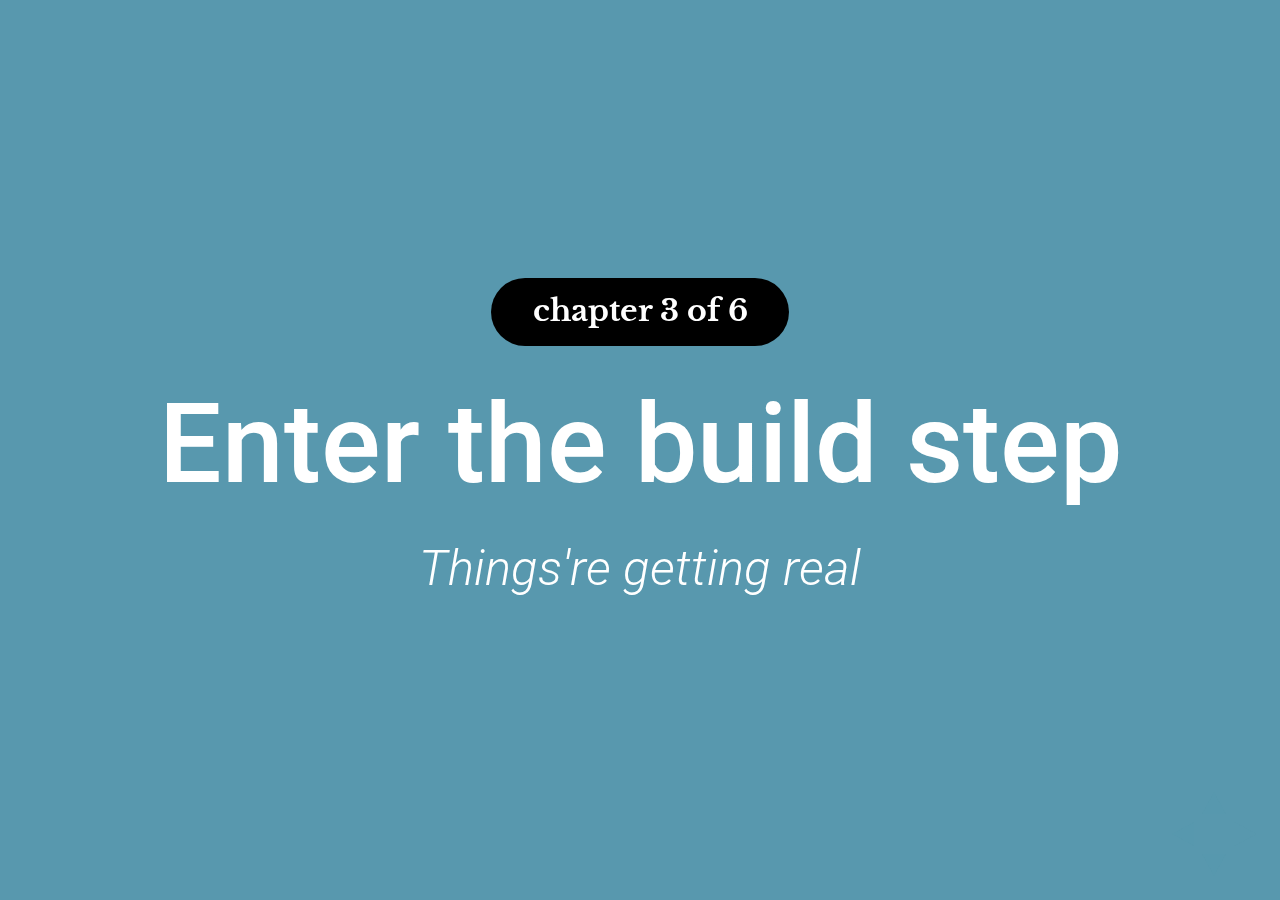
<file: chapter3.html>
<!doctype html>
<html lang="en">

  <head>
    <meta charset="utf-8">

    <title>Enter the build step</title>

    <meta name="apple-mobile-web-app-capable" content="yes" />
    <meta name="apple-mobile-web-app-status-bar-style" content="black-translucent" />

    <meta name="viewport" content="width=device-width, initial-scale=1.0, maximum-scale=1.0, user-scalable=no, minimal-ui">

    <link rel="icon" type="image/x-icon" href="mc2/images/favicon.ico">

    <link rel="stylesheet" href="mc2/styles/reveal.css">
    <link rel="stylesheet" href="mc2/styles/theme.css" id="theme">
    <link rel="stylesheet" href="mc2/styles/code.css">
    <!--STARTCOURSESPECIFICSTYLES--><link rel="stylesheet" href="styles/stuff.css"><!--ENDCOURSESPECIFICSTYLES-->
  </head>

  <body>
    <div id="pos"></div>
    <div class="reveal">
      <div class="slides">
        <section class="slide chaptertitle">
          <div class="slidecontent">
            <div class="chapternumber"> chapter 3 of 6 </div>
            <h1>Enter the build step</h1>
            <span>Things&#39;re getting real</p>
</span>
          </div>
        </section>
        
        <!--STARTSECTIONINDEX--><section class="slide sectionlist">
  <div class="slidecontent">
    <h3>Sections in this chapter</h3>
    <ol>
    <li><a href="#/3">CSS&nbsp;preprocessing</a></li>
<li><a href="#/4">Exercise&nbsp;&#8209;&nbsp;LESS</a></li>
<li><a href="#/5">Package.JSON</a></li>
<li><a href="#/6">Exercise&nbsp;&#8209;&nbsp;Build&nbsp;step</a></li>
<li><a href="#/7">Webpack</a></li>
<li><a href="#/8">Exercise&nbsp;&#8209;&nbsp;Webpack</a></li>
<li><a href="#/9">Webpack&nbsp;dev&nbsp;server</a></li>
<li><a href="#/10">Exercise&nbsp;&#8209;&nbsp;Webpack</a></li>
<li><a href="#/11">Distribution&nbsp;files</a></li>
<li><a href="#/12">Exercise&nbsp;&#8209;&nbsp;Distribution</a></li>
    </ol>
  </div>
</section>
<!--ENDSECTIONINDEX-->
        <!--STARTCHAPTERCONTENT--><!--STARTSECTION1--><section>
  <section class="slide sectiontitle">
    <div class="slidecontent">
      <div class='sectioncount'>Section 1/10</div>
      <h3>CSS preprocessing</h3>
      <p>bells and whistles</p>
</p>
    </div>
  </section>
  <section class="slide" data-pos="3-1-1">
<span class="pos">3-1-1</span>
<div class="slidecontent"><div class="learn"></div>

<p>Freshen up our <strong>LESS</strong> skills.</p>
</div></section><section class="slide" data-pos="3-1-2">
<span class="pos">3-1-2</span>
<div class="slidecontent"><p>Although CSS has grown more powerful, there is still <strong>a lot to be desired</strong>:</p>
<ul>
<li><strong>variables</strong></li>
<li><strong>computations</strong></li>
<li><strong>mixins</strong></li>
<li><strong>nested declarations</strong></li>
</ul>
</div></section><section class="slide" data-pos="3-1-3">
<span class="pos">3-1-3</span>
<div class="slidecontent"><p>This has driven many to try to <strong>add a layer on top of CSS</strong>. The two most popular solutions are <strong>SASS and LESS</strong>.</p>
<div class="equality">
  <img src="resources/images/sass.svg" alt="js">
  <span></span>
  <img src="resources/images/less.png" alt="heart">
</div>


<p>Read more at <a href="http://sass-lang.com/">http://sass-lang.com/</a> and <a href="http://lesscss.org/">http://lesscss.org/</a>.</p>
</div></section><section class="slide" data-pos="3-1-4">
<span class="pos">3-1-4</span>
<div class="slidecontent"><p>The idea is that we write in a language that <strong>compiles down to regular CSS</strong>.</p>
<p><img src="resources/diagrams/css-compile.svg" alt=""></p>
<p>In other words you will be editing a <code>.less</code> or <code>.sass</code> file, and from that generate a <code>.css</code> file that you serve to the client.</p>
</div></section><section class="slide" data-pos="3-1-5">
<span class="pos">3-1-5</span>
<div class="slidecontent"><p>For example, this LESS code:</p>
<pre><code class="lang-less"><span class="hljs-variable">@bgcolor:</span> <span class="hljs-number">#f938ab</span>;

<span class="hljs-selector-class">.sidebar</span> {
  <span class="hljs-attribute">background-color</span>: <span class="hljs-variable">@bgcolor</span>;
  <span class="hljs-selector-tag">&amp;</span> <span class="hljs-selector-tag">h2</span> {
    <span class="hljs-attribute">width</span>: <span class="hljs-number">100%</span> * <span class="hljs-number">2</span> / <span class="hljs-number">3</span>;
  }
}
</code></pre>
</div></section><section class="slide" data-pos="3-1-6">
<span class="pos">3-1-6</span>
<div class="slidecontent"><p>...<strong>translates</strong> to this <strong>CSS</strong>:</p>
<pre><code class="lang-css"><span class="hljs-selector-class">.sidebar</span> {
  <span class="hljs-attribute">background-color</span>: <span class="hljs-number">#f938ab</span>;
}

<span class="hljs-selector-class">.sidebar</span> <span class="hljs-selector-tag">h2</span> {
  <span class="hljs-attribute">width</span>: <span class="hljs-number">66.66666667%</span>
}
</code></pre>
</div></section>
</section>
<!--ENDSECTION1-->
<!--STARTSECTION2--><section>
  <section class="slide sectiontitle">
    <div class="slidecontent">
      <div class='sectioncount'>Section 2/10</div>
      <h3>Exercise - LESS</h3>
      
    </div>
  </section>
  <section class="slide" data-pos="3-2-1">
<span class="pos">3-2-1</span>
<div class="slidecontent"><div class="goal"></div>

<p>Goal: Style our app with LESS</p>
</div></section><section class="slide list" data-pos="3-2-2">
<span class="pos">3-2-2</span>
<div class="slidecontent">
<p>Battleplan:</p>
<ul>
<li><span>a</span>install LESS globally</li>
<li><span>b</span>add a LESS file</li>
<li><span>c</span>use LESS syntax</li>
<li><span>d</span>compile LESS to CSS</li>
</ul>
</div></section><section class="slide num numA" data-pos="3-2-3">
<span class="pos">3-2-3</span>
<div class="slidecontent">
<p>First we <strong>install LESS globally</strong>! Type this in a terminal:</p>
<pre><code>npm <span class="hljs-keyword">install</span> -g <span class="hljs-keyword">less</span>
</code></pre><p>You might have to <strong>run the terminal as administrator</strong> to be allowed to do this.</p>
</div></section><section class="slide" data-pos="3-2-4">
<span class="pos">3-2-4</span>
<div class="slidecontent"><p>Then try typing this in <strong>any terminal</strong>:</p>
<pre><code><span class="hljs-attribute">lessc -v</span>
</code></pre><p>If you see a LESS version number, you&#39;re ok!</p>
</div></section><section class="slide num numB" data-pos="3-2-5">
<span class="pos">3-2-5</span>
<div class="slidecontent">
<p>Now we need to <strong>add a LESS file</strong>! Simply <strong>copy the CSS file</strong> in your project, and give the copy the ending <code>.less</code> instead.</p>
<p><img src="resources/images/lessfile.png" alt=""></p>
</div></section><section class="slide num numC" data-pos="3-2-6">
<span class="pos">3-2-6</span>
<div class="slidecontent">
<p>This is all pointless unless we <strong>use some LESS syntax</strong>!</p>
<p>Look up a feature you like (variables are easy), and <strong>use it in the LESS file</strong>!</p>
</div></section><section class="slide num numD" data-pos="3-2-7">
<span class="pos">3-2-7</span>
<div class="slidecontent">
<p>Now we must <strong>generate the CSS file</strong>! In a terminal, navigate to the project folder and type:</p>
<pre><code><span class="hljs-selector-tag">lessc</span> <span class="hljs-selector-tag">styles</span><span class="hljs-selector-class">.less</span> <span class="hljs-selector-tag">styles</span><span class="hljs-selector-class">.css</span>
</code></pre><p>You might have to <strong>tweak according to your exact file names</strong>.</p>
</div></section><section class="slide" data-pos="3-2-8">
<span class="pos">3-2-8</span>
<div class="slidecontent"><p>After this command, notice that the <code>styles.css</code> file will change accordingly!</p>
</div></section><section class="slide" data-pos="3-2-9">
<span class="pos">3-2-9</span>
<div class="slidecontent"><p>You&#39;ll <strong>redo this process</strong> every time you make a change to the LESS file.</p>
<p>(unless you add a watcher!)</p>
</div></section><section class="slide" data-pos="3-2-10">
<span class="pos">3-2-10</span>
<div class="slidecontent"><div class="checklist"></div>

<p>You are done when...</p>
<ul>
<li>The styles are controlled from a LESS file</li>
<li>The app still looks as expected in the browser</li>
</ul>
</div></section><section class="slide" data-pos="3-2-11">
<span class="pos">3-2-11</span>
<div class="slidecontent"><div class="solution"></div>

<p>If you get stuck, see the <a href="https://github.com/krawaller/js-app-solutions/tree/master/less">Less</a> solution.</p>
</div></section>
</section>
<!--ENDSECTION2-->
<!--STARTSECTION3--><section>
  <section class="slide sectiontitle">
    <div class="slidecontent">
      <div class='sectioncount'>Section 3/10</div>
      <h3>Package.JSON</h3>
      <p>The heart</p>
</p>
    </div>
  </section>
  <section class="slide" data-pos="3-3-1">
<span class="pos">3-3-1</span>
<div class="slidecontent"><div class="learn"></div>

<p>Learning about <strong>npm and package.json</strong> more in depth.</p>
</div></section><section class="slide" data-pos="3-3-2">
<span class="pos">3-3-2</span>
<div class="slidecontent"><p>Let&#39;s take a closer look at npm! We acces it with the <code>npm</code> command through Node.js:</p>
<pre><code class="lang-bash">$ npm

  Usage: npm &lt;<span class="hljs-built_in">command</span>&gt;
</code></pre>
</div></section><section class="slide list" data-pos="3-3-3">
<span class="pos">3-3-3</span>
<div class="slidecontent">
<p>The npm revolves around the <strong><code>package.json</code> file</strong>. Let&#39;s explore that! Specifically, we&#39;ll look at:</p>
<ul>
<li><span>a</span>install packages globally</li>
<li><span>b</span>initiate a <code>package.json</code> file</li>
<li><span>c</span>track dependencies</li>
<li><span>d</span>semantic versioning</li>
<li><span>e</span>development dependencies</li>
<li><span>f</span>scripts</li>
</ul>
</div></section><section class="slide num numA" data-pos="3-3-4">
<span class="pos">3-3-4</span>
<div class="slidecontent">
<p>To <strong>install a package</strong> you just type:</p>
<pre><code>npm <span class="hljs-keyword">install</span> react
</code></pre><p>This will generate a <code>node_modules</code> folder with react and all its
dependencies, if any.</p>
<p><em>Hint: You probably want to ignore this folder in your VCS</em></p>
</div></section><section class="slide" data-pos="3-3-5">
<span class="pos">3-3-5</span>
<div class="slidecontent"><p>Packages can also be installed globally:</p>
<pre><code class="lang-bash">$ npm install -g eslint
</code></pre>
</div></section><section class="slide num numB" data-pos="3-3-6">
<span class="pos">3-3-6</span>
<div class="slidecontent">
<p>We can setup a <strong><code>package.json</code></strong> file to <strong>track dependencies in our project</strong>, as well as do <strong>other configurations</strong>.</p>
</div></section><section class="slide" data-pos="3-3-7">
<span class="pos">3-3-7</span>
<div class="slidecontent"><p><strong>Getting started</strong> with a new project is simple:</p>
<pre><code class="lang-bash">npm init
</code></pre>
<p>This initializes the folder as an Node.js project by <strong>creating a package.json in it</strong>.</p>
</div></section><section class="slide" data-pos="3-3-8">
<span class="pos">3-3-8</span>
<div class="slidecontent"><p>The result, after you have answered a bunch of questions, might look something like:</p>
<pre><code class="lang-json">{
  <span class="hljs-attr">"name"</span>: <span class="hljs-string">"Install dependencies example"</span>,
  <span class="hljs-attr">"version"</span>: <span class="hljs-string">"1.0.0"</span>,
  <span class="hljs-attr">"description"</span>: <span class="hljs-string">"Project description"</span>,
  <span class="hljs-attr">"dependencies"</span>: {},
  <span class="hljs-attr">"devDependencies"</span>: {},
  <span class="hljs-attr">"scripts"</span>: {
    <span class="hljs-attr">"test"</span>: <span class="hljs-string">"echo \"We have no tests yet\""</span>
  },
  <span class="hljs-attr">"author"</span>: <span class="hljs-string">"Eric Lavesson"</span>,
  <span class="hljs-attr">"license"</span>: <span class="hljs-string">"ISC"</span>
}
</code></pre>
</div></section><section class="slide num numC" data-pos="3-3-9">
<span class="pos">3-3-9</span>
<div class="slidecontent">
<p>Using the <code>--save</code> flag we can <strong>track dependencies</strong> in our <code>package.json</code>.</p>
<pre><code>npm <span class="hljs-keyword">install</span> <span class="hljs-comment">--save react</span>
</code></pre><ul>
<li>As of npm 5.0.0 <code>--save</code> is the default behaviour.</li>
</ul>
</div></section><section class="slide" data-pos="3-3-10">
<span class="pos">3-3-10</span>
<div class="slidecontent"><p>Here&#39;s the <code>package.json</code> file after the saved dependency (shortened for convenience):</p>
<pre><code class="lang-json">{
  <span class="hljs-attr">"dependencies"</span>: {
      <span class="hljs-attr">"react"</span>: <span class="hljs-string">"^15.3.2"</span>
  },
  <span class="hljs-attr">"devDependencies"</span>: {},
  <span class="hljs-attr">"scripts"</span>: {
    <span class="hljs-attr">"test"</span>: <span class="hljs-string">"echo \"We have no tests yet\""</span>
  }
}
</code></pre>
<p>Note how <code>react</code> is now listed as a dependency.</p>
</div></section><section class="slide num numD" data-pos="3-3-11">
<span class="pos">3-3-11</span>
<div class="slidecontent">
<p>npm uses <strong>Semantic versioning</strong> (also called <strong>semver</strong>)</p>
<p>A &quot;version&quot; is described as a string, such as <code>1.2.3</code>, where:</p>
<pre><code><span class="hljs-symbol">1 </span>- MAJOR (incompatible API changes)
<span class="hljs-symbol">2 </span>- MINOR (<span class="hljs-keyword">new</span> functionality, backwards compatible) 
<span class="hljs-symbol">3 </span>- PATCH (patches <span class="hljs-keyword">and</span> bugfixes)
</code></pre></div></section><section class="slide" data-pos="3-3-12">
<span class="pos">3-3-12</span>
<div class="slidecontent"><p>In your <code>package.json</code> (and also when installing, you can specify a
semver, together with one of several comparators. A few common examples
include:</p>
<pre><code>&gt;=<span class="hljs-number">1.2</span><span class="hljs-number">.3</span>     # Anything greater than or equal to this version

=<span class="hljs-number">1.2</span><span class="hljs-number">.3</span>      # Exactly this version

^<span class="hljs-number">1.2</span><span class="hljs-number">.3</span>      # Accept the latest major version
            # (<span class="hljs-number">1.3</span><span class="hljs-number">.0</span> OK, but not <span class="hljs-number">2.0</span><span class="hljs-number">.0</span>)

~<span class="hljs-number">1.2</span><span class="hljs-number">.3</span>      # Accept the latest minor version
            # (<span class="hljs-number">1.2</span><span class="hljs-number">.4</span> OK, but not <span class="hljs-number">1.3</span><span class="hljs-number">.0</span>)
</code></pre></div></section><section class="slide" data-pos="3-3-13">
<span class="pos">3-3-13</span>
<div class="slidecontent"><p>There&#39;s a giant heap of these. Check the following URL for the spec:</p>
<p><a href="https://docs.npmjs.com/misc/semver">https://docs.npmjs.com/misc/semver</a></p>
</div></section><section class="slide num numE" data-pos="3-3-14">
<span class="pos">3-3-14</span>
<div class="slidecontent">
<p>We can mark some dependencies as <strong>development-specific</strong> with the <code>--save-dev</code> flag:</p>
<pre><code>npm install --<span class="hljs-built_in">save</span>-<span class="hljs-built_in">dev</span> mocha
</code></pre></div></section><section class="slide" data-pos="3-3-15">
<span class="pos">3-3-15</span>
<div class="slidecontent"><p>Let&#39;s look at the resulting <code>package.json</code>:</p>
<pre><code class="lang-json">{
  <span class="hljs-attr">"dependencies"</span>: {
      <span class="hljs-attr">"react"</span>: <span class="hljs-string">"^15.3.2"</span>
  },
  <span class="hljs-attr">"devDependencies"</span>: {
      <span class="hljs-attr">"mocha"</span>: <span class="hljs-string">"^3.1.2"</span>
  },
  <span class="hljs-attr">"scripts"</span>: {
    <span class="hljs-attr">"test"</span>: <span class="hljs-string">"echo \"We have no tests yet\""</span>
  }
}
</code></pre>
</div></section><section class="slide question" data-pos="3-3-16">
<span class="pos">3-3-16</span>
<div class="slidecontent">
<p>I just cloned a repo with a <code>package.json</code> file. Since the <code>node_modules</code> folder is ignored, how do I actually install the dependencies?</p>
</div></section><section class="slide answer" data-pos="3-3-17">
<span class="pos">3-3-17</span>
<div class="slidecontent">
<p>Simple. You just run <code>npm install</code>!</p>
<p>This command will download all the <code>dependencies</code> and <code>devDependencies</code> and place them in a <code>node_modules</code> folder.</p>
</div></section><section class="slide num numF" data-pos="3-3-18">
<span class="pos">3-3-18</span>
<div class="slidecontent">
<p>Runnable <strong>scripts</strong> can be added as a <code>scripts</code> property in <code>package.json</code></p>
<pre><code class="lang-json">{
  <span class="hljs-attr">"dependencies"</span>: {},
  <span class="hljs-attr">"devDependencies"</span>: {},
  <span class="hljs-attr">"scripts"</span>: {
    <span class="hljs-attr">"printme"</span>: <span class="hljs-string">"echo \"This is a meaningless script\""</span>
  }
}
</code></pre>
</div></section><section class="slide" data-pos="3-3-19">
<span class="pos">3-3-19</span>
<div class="slidecontent"><p>Once a script is registered like that, we can run it like this:</p>
<pre><code>npm <span class="hljs-keyword">run</span><span class="bash"> printme</span>
</code></pre><p>This just runs our pointless command that we defined in <code>printme</code>. You&#39;ll use it for more useful stuff in the build step coming in later!</p>
</div></section>
</section>
<!--ENDSECTION3-->
<!--STARTSECTION4--><section>
  <section class="slide sectiontitle">
    <div class="slidecontent">
      <div class='sectioncount'>Section 4/10</div>
      <h3>Exercise - Build step</h3>
      <p>Plugging in the pipe</p>
</p>
    </div>
  </section>
  <section class="slide" data-pos="3-4-1">
<span class="pos">3-4-1</span>
<div class="slidecontent"><div class="goal"></div>

<p>Goal: define building and dependencies in the project</p>
</div></section><section class="slide" data-pos="3-4-2">
<span class="pos">3-4-2</span>
<div class="slidecontent"><p>Currently our project has <strong>two big downsides</strong>:</p>
<ul>
<li>LESS must be <strong>globally installed</strong></li>
<li>You must <strong>know how to generate</strong> the CSS file</li>
</ul>
<p>Let&#39;s fix this!</p>
</div></section><section class="slide list" data-pos="3-4-3">
<span class="pos">3-4-3</span>
<div class="slidecontent">
<ul>
<li><span>a</span>Add a <code>package.json</code> file</li>
<li><span>b</span>Add <code>less</code> as a local devDep</li>
<li><span>c</span>Add a <code>.gitignore</code> file to prevent tracking of <code>node_modules</code></li>
<li><span>d</span>Add a buildscript</li>
</ul>
</div></section><section class="slide num numA" data-pos="3-4-4">
<span class="pos">3-4-4</span>
<div class="slidecontent">
<p>Create a package.json by typing...</p>
<pre><code class="lang-bash">npm init
</code></pre>
<p>...in the root of your project!</p>
</div></section><section class="slide" data-pos="3-4-5">
<span class="pos">3-4-5</span>
<div class="slidecontent"><p>This will trigger a bunch of <strong>questions</strong> - just keep hitting <code>enter</code> to give the <strong>default answers</strong>.</p>
</div></section><section class="slide num numB" data-pos="3-4-6">
<span class="pos">3-4-6</span>
<div class="slidecontent">
<p>Now let&#39;s <strong>add <code>less</code> as a local development dependency</strong>:</p>
<pre><code>npm <span class="hljs-keyword">install</span> --save-dev <span class="hljs-keyword">less</span>
</code></pre></div></section><section class="slide num numC" data-pos="3-4-7">
<span class="pos">3-4-7</span>
<div class="slidecontent">
<p>Because we have local dependencies, we now have a <strong><code>node_modules</code></strong> folder.</p>
<p><img src="resources/images/nodemodules.png" alt=""></p>
<p>Since this is just 3rd party code, we <strong>don&#39;t want to track it</strong> with Git!</p>
</div></section><section class="slide" data-pos="3-4-8">
<span class="pos">3-4-8</span>
<div class="slidecontent"><p>We prevent this by <strong>adding a <code>.gitignore</code> file</strong> in the root of our folder.</p>
<p><img src="resources/images/gitignore.png" alt=""></p>
</div></section><section class="slide" data-pos="3-4-9">
<span class="pos">3-4-9</span>
<div class="slidecontent"><p>This file should contain <strong>paths to all files and directories</strong> that we wish to <strong>ignore</strong>. So far, that&#39;s just the node modules directory!</p>
<pre><code>node_modules
</code></pre></div></section><section class="slide num numD" data-pos="3-4-10">
<span class="pos">3-4-10</span>
<div class="slidecontent">
<p>Let&#39;s now register a <strong>local command</strong> to <strong>generate our less file</strong>:</p>
<pre><code class="lang-bash">{
  <span class="hljs-string">"scripts"</span>: {
    <span class="hljs-string">"styles"</span>: <span class="hljs-string">"lessc styles.less styles.css"</span>
  }
}
</code></pre>
<p>Of course, make sure the names match your CSS file.</p>
</div></section><section class="slide" data-pos="3-4-11">
<span class="pos">3-4-11</span>
<div class="slidecontent"><p>Now, in a terminal in the project folder, try...</p>
<pre><code class="lang-bash">npm run styles
</code></pre>
<p>...and make sure the CSS file is properly regenerated!</p>
</div></section><section class="slide" data-pos="3-4-12">
<span class="pos">3-4-12</span>
<div class="slidecontent"><div class="checklist"></div>

<p>You are done when...</p>
<ul>
<li>LESS is locally installed (in <code>node_modules/less</code>)</li>
<li><code>node_modules</code> isn&#39;t tracked by Git</li>
<li>Typing <code>npm run styles</code> regenerates the CSS</li>
</ul>
</div></section><section class="slide" data-pos="3-4-13">
<span class="pos">3-4-13</span>
<div class="slidecontent"><div class="solution"></div>

<p>If you get stuck, see the <a href="https://github.com/krawaller/js-app-solutions/tree/master/build">Build</a> solution.</p>
</div></section>
</section>
<!--ENDSECTION4-->
<!--STARTSECTION5--><section>
  <section class="slide sectiontitle">
    <div class="slidecontent">
      <div class='sectioncount'>Section 5/10</div>
      <h3>Webpack</h3>
      
    </div>
  </section>
  <section class="slide" data-pos="3-5-1">
<span class="pos">3-5-1</span>
<div class="slidecontent"><div class="learn"></div>

<p>Learning about <strong>Webpack</strong>.</p>
</div></section><section class="slide" data-pos="3-5-2">
<span class="pos">3-5-2</span>
<div class="slidecontent"><p>Time to get to know one of the <strong>most important tools</strong>:</p>
<div style="background-color: white;">
<img src="resources/images/webpack.png" alt="">
</div></div></section><section class="slide list" data-pos="3-5-3">
<span class="pos">3-5-3</span>
<div class="slidecontent">
<p><a href="https://webpack.js.org/">Webpack</a> solves a whole range of problems:</p>
<ul>
<li><span>a</span>it <strong>lets us use modules</strong>...</li>
<li><span>b</span>because it <strong>bundles our code</strong> into a single file</li>
<li><span>c</span>it can also do <strong>other transpilings</strong></li>
</ul>
</div></section><section class="slide num numA" data-pos="3-5-4">
<span class="pos">3-5-4</span>
<div class="slidecontent">
<p>Webpack lets us <strong>use Node module syntax in our code</strong>. This means that instead of splitting our code into files and then <strong>including them all in script elements</strong> (which means they all execute in the same scope), we can <strong>use proper modules</strong>!</p>
</div></section><section class="slide" data-pos="3-5-5">
<span class="pos">3-5-5</span>
<div class="slidecontent"><p>So instead of <strong>creating a global variable</strong> in <code>data.js</code>...</p>
<pre><code class="lang-javascript"><span class="hljs-keyword">let</span> movieData = {
  <span class="hljs-attr">title</span>: <span class="hljs-string">'Inception'</span>, <span class="hljs-comment">// etc</span>
};
</code></pre>
<p>...and then <strong>magically be able to reference that</strong> in <code>code.js</code>...</p>
<pre><code class="lang-javascript">renderMovie(movieData);
</code></pre>
</div></section><section class="slide" data-pos="3-5-6">
<span class="pos">3-5-6</span>
<div class="slidecontent"><p>...we can <strong>explicitly export it</strong> in <code>data.js</code>...</p>
<pre><code><span class="hljs-keyword">module</span>.<span class="hljs-keyword">exports</span> = {
  title: <span class="hljs-string">'Inception'</span>, <span class="hljs-comment">// etc</span>
}
</code></pre><p>...and <strong>import it</strong> in <code>code.js</code>:</p>
<pre><code>let movieData = require(<span class="hljs-string">"./data"</span>)<span class="hljs-comment">;</span>

renderMovie(<span class="hljs-name">movieData</span>)<span class="hljs-comment">;</span>
</code></pre></div></section><section class="slide" data-pos="3-5-7">
<span class="pos">3-5-7</span>
<div class="slidecontent"><p>Note that we <strong>have to write the path as <code>&quot;./data&quot;</code></strong>.</p>
<p>If we write it as <code>&quot;data&quot;</code>, npm will assume we mean a <strong>3rd party module within <code>node_modules</code></strong> and look there instead!</p>
</div></section><section class="slide" data-pos="3-5-8">
<span class="pos">3-5-8</span>
<div class="slidecontent"><p>Working with modules in this way has many advantages;</p>
<ul>
<li>It becomes <strong>clear what a file exports and imports</strong></li>
<li>Files are executed in <strong>separate scopes</strong></li>
<li>Webpack can <strong>bundle it all into a single file</strong>, which we&#39;ll soon see!</li>
</ul>
</div></section><section class="slide" data-pos="3-5-9">
<span class="pos">3-5-9</span>
<div class="slidecontent"><p>Note that there is also an <strong>ES6 version</strong> of the module syntax. In <strong><code>data.js</code></strong> we&#39;d <strong>export</strong> it like so...</p>
<pre><code><span class="hljs-keyword">export</span> <span class="hljs-keyword">const</span> movieData = {
  title: <span class="hljs-string">'Inception'</span>, <span class="hljs-comment">// etc</span>
};
</code></pre><p>...and then in <code>code.js</code> we&#39;d <strong>import</strong> like this:</p>
<pre><code><span class="hljs-keyword">import</span> {movieData} <span class="hljs-keyword">from</span> <span class="hljs-string">'./data'</span>;

renderMovie(movieData);
</code></pre></div></section><section class="slide num numB" data-pos="3-5-10">
<span class="pos">3-5-10</span>
<div class="slidecontent">
<p>The <strong>bundling into a single file</strong> is at the core of Webpack. It requires us to <strong>use a module setup</strong> as described above.</p>
<p>With such as setup we&#39;d <strong>point Webpack to the entry file</strong>. It&#39;ll then start there, <strong>dynamically follow all require calls</strong>, and bundle up everything into a <strong>single file</strong>.</p>
</div></section><section class="slide" data-pos="3-5-11">
<span class="pos">3-5-11</span>
<div class="slidecontent"><p>We do this in a <strong>configuration file</strong> with the magical name <strong><code>webpack.config.js</code></strong>. This file should <strong>export a config object</strong>:</p>
<pre><code class="lang-javascript"><span class="hljs-built_in">module</span>.exports = {
  <span class="hljs-attr">mode</span>: <span class="hljs-string">'development'</span>, <span class="hljs-comment">// whether we're building for dev or prod</span>
  entry: <span class="hljs-string">'./code.js'</span>, <span class="hljs-comment">// which file to begin with</span>
  output: {
    <span class="hljs-attr">path</span>: __dirname, <span class="hljs-comment">// what folder to put bundle in</span>
    filename: <span class="hljs-string">'bundle.js'</span> <span class="hljs-comment">// what name to use for bundle</span>
  }
};
</code></pre>
<p>There are of course <strong>many more config options</strong>!</p>
</div></section><section class="slide question" data-pos="3-5-12">
<span class="pos">3-5-12</span>
<div class="slidecontent">
<p>...wait, what was this thing?</p>
<pre><code class="lang-javascript">path.resolve(__dirname, <span class="hljs-string">"."</span>)
</code></pre>
<p>Where did <code>path</code> come from, and what is <code>__dirname</code>?</p>
</div></section><section class="slide answer" data-pos="3-5-13">
<span class="pos">3-5-13</span>
<div class="slidecontent">
<p>Well! <strong><code>__dirname</code></strong> is a global variable in Node, pointing to the <strong>current directory</strong>.</p>
<p>Node has many things like that - just like the browser has <code>document</code> etc!</p>
</div></section><section class="slide" data-pos="3-5-14">
<span class="pos">3-5-14</span>
<div class="slidecontent"><p>And <strong><code>path</code></strong> is a <strong>build-in helper</strong> in node for adding parts of a path together! We bring it in like so:</p>
<pre><code class="lang-javascript"><span class="hljs-keyword">var</span> path = <span class="hljs-built_in">require</span>(<span class="hljs-string">"path"</span>);
</code></pre>
<p>And then we can do...</p>
<pre><code class="lang-javascript">path.resolve(firstPart, secondPart, thirdPart)
</code></pre>
<p>...without worrying about if we&#39;ll end up with double slashes etc.</p>
</div></section><section class="slide num numC" data-pos="3-5-15">
<span class="pos">3-5-15</span>
<div class="slidecontent">
<p>Via <strong>plugins</strong>, Webpack can also do a whole bunch of <strong>other conversions</strong> while it&#39;s at it. This might include...</p>
<ul>
<li>turning smart JS to dumb via <a href="https://babeljs.io/">Babel</a> or something similar</li>
<li>inlining images</li>
<li>minifying/uglifying</li>
<li>dealing with text resources</li>
<li>...and a whole bunch of other things!</li>
</ul>
</div></section>
</section>
<!--ENDSECTION5-->
<!--STARTSECTION6--><section>
  <section class="slide sectiontitle">
    <div class="slidecontent">
      <div class='sectioncount'>Section 6/10</div>
      <h3>Exercise - Webpack</h3>
      
    </div>
  </section>
  <section class="slide" data-pos="3-6-1">
<span class="pos">3-6-1</span>
<div class="slidecontent"><div class="goal"></div>

<p>Goal: bundle our code with webpack</p>
</div></section><section class="slide list" data-pos="3-6-2">
<span class="pos">3-6-2</span>
<div class="slidecontent">
<p>Here&#39;s the plan!</p>
<ul>
<li><span>a</span>turn <code>data.js</code> into exported</li>
<li><span>b</span>add <code>jquery</code> as local dependency</li>
<li><span>c</span>add <code>webpack</code> as local development dependency</li>
<li><span>d</span>configure webpack</li>
<li><span>e</span>add script to run webpack</li>
<li><span>f</span>update <code>index.html</code></li>
</ul>
</div></section><section class="slide" data-pos="3-6-3">
<span class="pos">3-6-3</span>
<div class="slidecontent"><p>Lots of steps, but don&#39;t fret - most of them are very simple, promise! :)</p>
</div></section><section class="slide num numA" data-pos="3-6-4">
<span class="pos">3-6-4</span>
<div class="slidecontent">
<p>Right now <strong><code>data.js</code></strong> simply <strong>declares a variable</strong> which we&#39;ll then magically use in another file.</p>
<p>Let&#39;s stop this, and instead make <code>data.js</code> explicitly <strong>export the variable</strong>! There are code examples in the previous section.</p>
</div></section><section class="slide" data-pos="3-6-5">
<span class="pos">3-6-5</span>
<div class="slidecontent"><p>Then turn your attention to <strong><code>code.js</code></strong> and make it <strong>import the variable from <code>data.js</code></strong>, instead of just assuming that the variable is magically present.</p>
</div></section><section class="slide num numB" data-pos="3-6-6">
<span class="pos">3-6-6</span>
<div class="slidecontent">
<p>Let&#39;s add jQuery as a local dependency!</p>
<pre><code class="lang-bash">npm install --save jquery
</code></pre>
</div></section><section class="slide" data-pos="3-6-7">
<span class="pos">3-6-7</span>
<div class="slidecontent"><p>Again you have to <strong>update <code>code.js</code></strong> to import <code>jquery</code> instead of just assuming it exists.</p>
</div></section><section class="slide num numC" data-pos="3-6-8">
<span class="pos">3-6-8</span>
<div class="slidecontent">
<p>Next we need to <strong>import webpack as a local development dependency</strong>!</p>
<pre><code class="lang-bash">npm install --save-dev webpack webpack-cli
</code></pre>
<p>This installs both webpack and <strong><code>webpack-cli</code></strong>, for using via the terminal.</p>
</div></section><section class="slide num numD" data-pos="3-6-9">
<span class="pos">3-6-9</span>
<div class="slidecontent">
<p>The configuration for webpack lives in a separate <strong><code>webpack.config.js</code></strong> file. </p>
<p>Add such a file, and see the former section for what it should contain!</p>
</div></section><section class="slide num numE" data-pos="3-6-10">
<span class="pos">3-6-10</span>
<div class="slidecontent">
<p>Now that webpack is present and configured we can <strong>add a script</strong> to <code>package.json</code> to run it. Let&#39;s call it <strong><code>bundle</code></strong>!</p>
<pre><code>  <span class="hljs-string">"scripts"</span>: {
    <span class="hljs-string">"styles"</span>: <span class="hljs-string">"lessc styles.less styles.css"</span>,
    <span class="hljs-string">"bundle"</span>: <span class="hljs-string">"webpack"</span>
  },
</code></pre></div></section><section class="slide" data-pos="3-6-11">
<span class="pos">3-6-11</span>
<div class="slidecontent"><p>Try it by typing <code>npm run bundle</code> in the terminal, and see if <code>bundle.js</code> appears as expected!</p>
</div></section><section class="slide num numF" data-pos="3-6-12">
<span class="pos">3-6-12</span>
<div class="slidecontent">
<p>As the very final step, let&#39;s <strong>update <code>index.html</code></strong> to use our new setup.</p>
<p>This means...</p>
<ul>
<li><strong>removing all existing script elements</strong></li>
<li><strong>adding a new one for <code>bundle.js</code></strong></li>
</ul>
</div></section><section class="slide" data-pos="3-6-13">
<span class="pos">3-6-13</span>
<div class="slidecontent"><div class="checklist"></div>

<p>You are done when...</p>
<ul>
<li>Doing <code>npm run bundle</code> generates a <code>bundle.js</code></li>
<li>That&#39;s the only script file in <code>index.html</code></li>
<li>The app still works like before</li>
</ul>
</div></section><section class="slide" data-pos="3-6-14">
<span class="pos">3-6-14</span>
<div class="slidecontent"><div class="solution"></div>

<p>If you get stuck, see the <a href="https://github.com/krawaller/js-app-solutions/tree/master/webpack">Webpack</a> solution.</p>
</div></section>
</section>
<!--ENDSECTION6-->
<!--STARTSECTION7--><section>
  <section class="slide sectiontitle">
    <div class="slidecontent">
      <div class='sectioncount'>Section 7/10</div>
      <h3>Webpack dev server</h3>
      <p>a smoother workflow</p>
</p>
    </div>
  </section>
  <section class="slide" data-pos="3-7-1">
<span class="pos">3-7-1</span>
<div class="slidecontent"><div class="learn"></div>

<p>Learning about <strong>Webpack dev server</strong>.</p>
</div></section><section class="slide" data-pos="3-7-2">
<span class="pos">3-7-2</span>
<div class="slidecontent"><p>Of course, having to manually press the build button every time gets old quickly.</p>
<p>But, there is a tool for solving that! Time to meet <strong><a href="https://github.com/webpack/webpack-dev-server">Webpack dev server</a></strong>.</p>
<p>This is a <strong>ridiculously powerful tool</strong>, we&#39;ll just be scratching the surface here.</p>
</div></section><section class="slide list" data-pos="3-7-3">
<span class="pos">3-7-3</span>
<div class="slidecontent">
<p>We&#39;ll walk through...</p>
<ul>
<li><span>a</span>installation</li>
<li><span>b</span>configuration</li>
<li><span>c</span>running</li>
<li><span>d</span>notifications</li>
</ul>
</div></section><section class="slide num numA" data-pos="3-7-4">
<span class="pos">3-7-4</span>
<div class="slidecontent">
<p>Webpack dev server is installed from npm like usual:</p>
<pre><code class="lang-text">npm install --save-dev webpack-dev-server
</code></pre>
</div></section><section class="slide num numB" data-pos="3-7-5">
<span class="pos">3-7-5</span>
<div class="slidecontent">
<p>We configure it by <strong>adding a <code>devServer</code> part</strong> in the webpack config:</p>
<pre><code>var path = require(<span class="hljs-string">"path"</span>);

module.exports = {
  <span class="hljs-comment">// ... other stuff excluded ...</span>
<span class="hljs-symbol">  devServer:</span> {
<span class="hljs-symbol">    contentBase:</span> __dirname, <span class="hljs-comment">// the root for the server</span>
<span class="hljs-symbol">    watchContentBase:</span> true, <span class="hljs-comment">// so we reload if other stuff like CSS changes</span>
<span class="hljs-symbol">    port:</span> <span class="hljs-number">9000</span>, <span class="hljs-comment">// it'll now be at http://localhost:9000</span>
  }
};
</code></pre></div></section><section class="slide num numC" data-pos="3-7-6">
<span class="pos">3-7-6</span>
<div class="slidecontent">
<p>Running it is as simple as running webpack. We <strong>add a script</strong> to the package.json executing the <code>webpack-dev-server</code> binary</p>
<pre><code>  <span class="hljs-string">"bundle"</span>: <span class="hljs-string">"webpack"</span>,
  <span class="hljs-string">"start:dev"</span>: <span class="hljs-string">"webpack-dev-server"</span>
</code></pre><p>This will also read from <code>webpack.config.js</code>.</p>
<p>The name <code>start:dev</code> isn&#39;t magical, just traditional.</p>
</div></section><section class="slide" data-pos="3-7-7">
<span class="pos">3-7-7</span>
<div class="slidecontent"><p>As long as this process is running, webpack will automatically... </p>
<ul>
<li><strong>regenerate <code>bundle.js</code></strong></li>
<li><strong>reload the browser</strong></li>
</ul>
<p>...whenever a file is changed!</p>
</div></section><section class="slide" data-pos="3-7-8">
<span class="pos">3-7-8</span>
<div class="slidecontent"><p>Not only that; it will...</p>
<ul>
<li>do <strong>incremental builds</strong> </li>
<li><strong>serve <code>bundle.js</code> from memory</strong></li>
</ul>
<p>...which means it is <em>faster</em> than normal!</p>
</div></section><section class="slide num numD" data-pos="3-7-9">
<span class="pos">3-7-9</span>
<div class="slidecontent">
<p>Having a watcher is convenient, but it <strong>can be dangerous</strong>. How do we know if it has reloaded or not?</p>
<p>One way to help is to have a <strong>notifier</strong> tell us whenever the bundle is regenerated!</p>
</div></section><section class="slide" data-pos="3-7-10">
<span class="pos">3-7-10</span>
<div class="slidecontent"><p>We can achieve this by installing <strong>Webpack notifier</strong>...</p>
<pre><code class="lang-text">npm install --save-dev webpack-notifier
</code></pre>
<p>...and adding it as a plugin in <code>webpack.config.js</code>:</p>
<pre><code><span class="hljs-keyword">const</span> WebpackNotifierPlugin = require(<span class="hljs-string">"webpack-notifier"</span>);

<span class="hljs-keyword">module</span>.<span class="hljs-keyword">exports</span> = {
  <span class="hljs-comment">// ... other stuff removed ...</span>
  plugins: [
    <span class="hljs-keyword">new</span> WebpackNotifierPlugin({alwaysNotify: <span class="hljs-keyword">true</span>}),
  ]
};
</code></pre></div></section>
</section>
<!--ENDSECTION7-->
<!--STARTSECTION8--><section>
  <section class="slide sectiontitle">
    <div class="slidecontent">
      <div class='sectioncount'>Section 8/10</div>
      <h3>Exercise - Webpack</h3>
      
    </div>
  </section>
  <section class="slide" data-pos="3-8-1">
<span class="pos">3-8-1</span>
<div class="slidecontent"><div class="goal"></div>

<p>Goal: Hook in webpack dev server</p>
</div></section><section class="slide" data-pos="3-8-2">
<span class="pos">3-8-2</span>
<div class="slidecontent"><p>Not much else to say - we want to have <strong>webpack dev server</strong> available in our build step!</p>
</div></section><section class="slide" data-pos="3-8-3">
<span class="pos">3-8-3</span>
<div class="slidecontent"><p>You thereby need to...</p>
<ul>
<li>install it</li>
<li>add configuration</li>
<li>add a script</li>
<li>hook up a notifier</li>
</ul>
<p>...all of which you can find instructions for in the previous section.</p>
</div></section><section class="slide" data-pos="3-8-4">
<span class="pos">3-8-4</span>
<div class="slidecontent"><div class="checklist"></div>

<p>You are done when...</p>
<ul>
<li>There is a working <code>start:dev</code> script</li>
<li>You are notified upon rebuild</li>
</ul>
</div></section><section class="slide" data-pos="3-8-5">
<span class="pos">3-8-5</span>
<div class="slidecontent"><div class="solution"></div>

<p>If you get stuck, see the <a href="https://github.com/krawaller/js-app-solutions/tree/master/webpack_dev">Webpack Dev</a> solution.</p>
</div></section>
</section>
<!--ENDSECTION8-->
<!--STARTSECTION9--><section>
  <section class="slide sectiontitle">
    <div class="slidecontent">
      <div class='sectioncount'>Section 9/10</div>
      <h3>Distribution files</h3>
      <p>Made to order</p>
</p>
    </div>
  </section>
  <section class="slide" data-pos="3-9-1">
<span class="pos">3-9-1</span>
<div class="slidecontent"><div class="learn"></div>

<p>The concept of <strong>distribution files</strong>.</p>
</div></section><section class="slide question" data-pos="3-9-2">
<span class="pos">3-9-2</span>
<div class="slidecontent">
<p>Two of these files are <strong>special</strong>. Which?</p>
<p><img src="resources/images/differentfilesquestion.png" alt=""></p>
</div></section><section class="slide answer" data-pos="3-9-3">
<span class="pos">3-9-3</span>
<div class="slidecontent">
<p>These! They alone are <strong>generated</strong> from the rest:</p>
<p><img src="resources/images/differentfilesanswer.png" alt=""></p>
</div></section><section class="slide" data-pos="3-9-4">
<span class="pos">3-9-4</span>
<div class="slidecontent"><p>We <strong>don&#39;t want to track generated files</strong>, and we <strong>don&#39;t really want to mix them with our source files</strong>.</p>
<p>But, it is the <strong>generated files</strong> that we want to <strong>serve to the client</strong>, and <strong>not our source files</strong>!</p>
</div></section><section class="slide" data-pos="3-9-5">
<span class="pos">3-9-5</span>
<div class="slidecontent"><p>This is what a <strong>proper build step</strong> should take care of; it should <strong>generate a directory</strong> containing <strong>everything the client needs</strong>. This directory should <strong>not contain anything not needed</strong>, but only the stuff that is needed to run the app.</p>
</div></section><section class="slide" data-pos="3-9-6">
<span class="pos">3-9-6</span>
<div class="slidecontent"><p>And, by peculiar chance, you&#39;ll now get to <strong>set up generating such a folder</strong>! :)</p>
</div></section>
</section>
<!--ENDSECTION9-->
<!--STARTSECTION10--><section>
  <section class="slide sectiontitle">
    <div class="slidecontent">
      <div class='sectioncount'>Section 10/10</div>
      <h3>Exercise - Distribution</h3>
      <p>An ACTUAL build step, at last!</p>
</p>
    </div>
  </section>
  <section class="slide" data-pos="3-10-1">
<span class="pos">3-10-1</span>
<div class="slidecontent"><div class="goal"></div>

<p>Goal: Have a deployable <code>distribution</code> folder without source files</p>
</div></section><section class="slide list" data-pos="3-10-2">
<span class="pos">3-10-2</span>
<div class="slidecontent">
<p>Here&#39;s the plan:</p>
<ul>
<li><span>a</span><strong>tweak webpack</strong> to output into distribution folder</li>
<li><span>b</span><strong>tweak webpack dev server</strong> to work from that folder</li>
<li><span>c</span><strong>tweak less</strong> to output into distribution folder</li>
<li><span>d</span>add a script to <strong>copy <code>index.html</code></strong> into distribution folder</li>
<li><span>e</span>make Git <strong>ignore distribution folder</strong></li>
<li><span>f</span>add <strong>build script</strong> that runs all other scripts</li>
</ul>
</div></section><section class="slide num numA" data-pos="3-10-3">
<span class="pos">3-10-3</span>
<div class="slidecontent">
<p>We need to <strong>change webpack</strong> so that it <strong>outputs the bundle into the distribution folder</strong> instead:</p>
<p>Inside <code>webpack.config.js</code>, simply change the <code>output.path</code> in the config to <code>distribution</code></p>
</div></section><section class="slide num numB" data-pos="3-10-4">
<span class="pos">3-10-4</span>
<div class="slidecontent">
<p>We also have to <strong>change webpack dev server</strong> to work from the distribution folder.</p>
<p>Inside <code>webpack.config.js</code>, change <code>devServer.contentBase</code> to the same thing as <code>output.path</code>!</p>
</div></section><section class="slide num numC" data-pos="3-10-5">
<span class="pos">3-10-5</span>
<div class="slidecontent">
<p>Similarly, <strong>tweak the less script</strong> to output to <code>distribution/styles.css</code> instead of just <code>styles.css</code>.</p>
</div></section><section class="slide num numD" data-pos="3-10-6">
<span class="pos">3-10-6</span>
<div class="slidecontent">
<p>We want to <strong>keep <code>index.html</code> among our tracked source files</strong>.</p>
<p>But at the same time we <strong>need it inside the distribution folder</strong>!</p>
</div></section><section class="slide" data-pos="3-10-7">
<span class="pos">3-10-7</span>
<div class="slidecontent"><p>We solve this via <strong>adding a simple copying script</strong> to <code>package.json</code>:</p>
<pre><code>  <span class="hljs-string">"copyindex"</span>: <span class="hljs-string">"cp index.html distribution/index.html"</span>
</code></pre><p>Run <code>npm run copyindex</code> in the terminal to see if it works!</p>
</div></section><section class="slide" data-pos="3-10-8">
<span class="pos">3-10-8</span>
<div class="slidecontent"><p><strong><span style="color: red;">WARNING!</span></strong></p>
<p>The <code>cp</code> command does <em>not</em> work in normal Windows terminals!</p>
<p>But, since Linux is standard on web servers, we <strong>need to use this syntax</strong>.</p>
<p>To get around this: Use the <strong>Git bash</strong> terminal, that speaks Linux! :)</p>
</div></section><section class="slide num numE" data-pos="3-10-9">
<span class="pos">3-10-9</span>
<div class="slidecontent">
<p>The <code>distribution</code> folder is now full of generated files, which we <strong>don&#39;t want to track</strong>. </p>
<p>Add the whole folder to the <code>.gitignore</code> file!</p>
</div></section><section class="slide num numF" data-pos="3-10-10">
<span class="pos">3-10-10</span>
<div class="slidecontent">
<p>As a final step, let&#39;s <strong>add a <code>build</code> script</strong> that runs all other scripts.</p>
<pre><code>  <span class="hljs-string">"build"</span>: <span class="hljs-string">"npm run bundle &amp;&amp; npm run less &amp;&amp; npm run copyindex"</span>
</code></pre><p>Try it out, and see if the <code>distribution</code> folder is populated as expected.</p>
</div></section><section class="slide" data-pos="3-10-11">
<span class="pos">3-10-11</span>
<div class="slidecontent"><div class="checklist"></div>

<p>You are done when...</p>
<ul>
<li>There&#39;s a <code>distribution</code> folder</li>
<li>That folder isn&#39;t tracked by git</li>
<li>Everything the app needs to run is inside that folder</li>
<li>That folder contains no other files</li>
</ul>
</div></section><section class="slide" data-pos="3-10-12">
<span class="pos">3-10-12</span>
<div class="slidecontent"><div class="solution"></div>

<p>If you get stuck, see the <a href="https://github.com/krawaller/js-app-solutions/tree/master/distribution">Distribution</a> solution.</p>
</div></section>
</section>
<!--ENDSECTION10--><!--ENDCHAPTERCONTENT-->
        

      </div>
    </div>

    <script type="text/javascript">
      var basehref = window.location.href.replace(/chapter\d.*?$/,'')

      document.addEventListener("keydown",function(e){
        var code = e.which || e.keyCode;
        if (code===13){
          window.location.href = basehref+"index.html?from="+(3-1);
        } else if (code >= 49 && code <= 10+48) {
          window.location.hash = "#/" + (code-48+1+1);
        }
        if (3 < 6) {
          if (code===99){ // the letter C for next Chapter
            window.location.href = basehref+"chapter"+(3+1)+".html"
          }
        }
      });
    </script>
    <script src="mc2/scripts/head.js" type="text/javascript"></script>
    <script src="mc2/scripts/reveal.js" type="text/javascript"></script>
    <script src="mc2/scripts/jquery.js" type="text/javascript"></script>
    <script type="text/javascript">

  Reveal.initialize({
    controls: true,
    progress: true,
    history: true,
    center: true,
    showNotes: false,
    transition: 'slide',
    dependencies: [
      { src: 'mc2/scripts/plugin/notes/notes.js', async: true }
    ]
  })

    window.onload = function(){

      var links = document.querySelectorAll("a.link");
      for(var i=0;i<links.length;i++){
        var link = links[i];
        link.innerHTML = link.innerHTML.replace(/ /g,'&nbsp;')
      }
      var posElem = document.getElementById('pos')
      function updateReference(){
        setTimeout(function(){
          var currentpos = document.querySelector('section.present[data-pos]')
          if (currentpos){
            posElem.innerHTML = currentpos.getAttribute('data-pos')
          } else {
            posElem.innerHTML = ''
          }
          if (document.querySelector('.present.chaptertitle')){
            document.body.classList.add('atchaptertitle');
          } else {
            document.body.classList.remove('atchaptertitle');
          }
        },10)
      }

      window.addEventListener("hashchange",updateReference);

      updateReference();
    };

    </script>
    <!--STARTCOURSESPECIFICSCRIPTS--><!--ENDCOURSESPECIFICSCRIPTS-->
  </body>
</html>
</file>
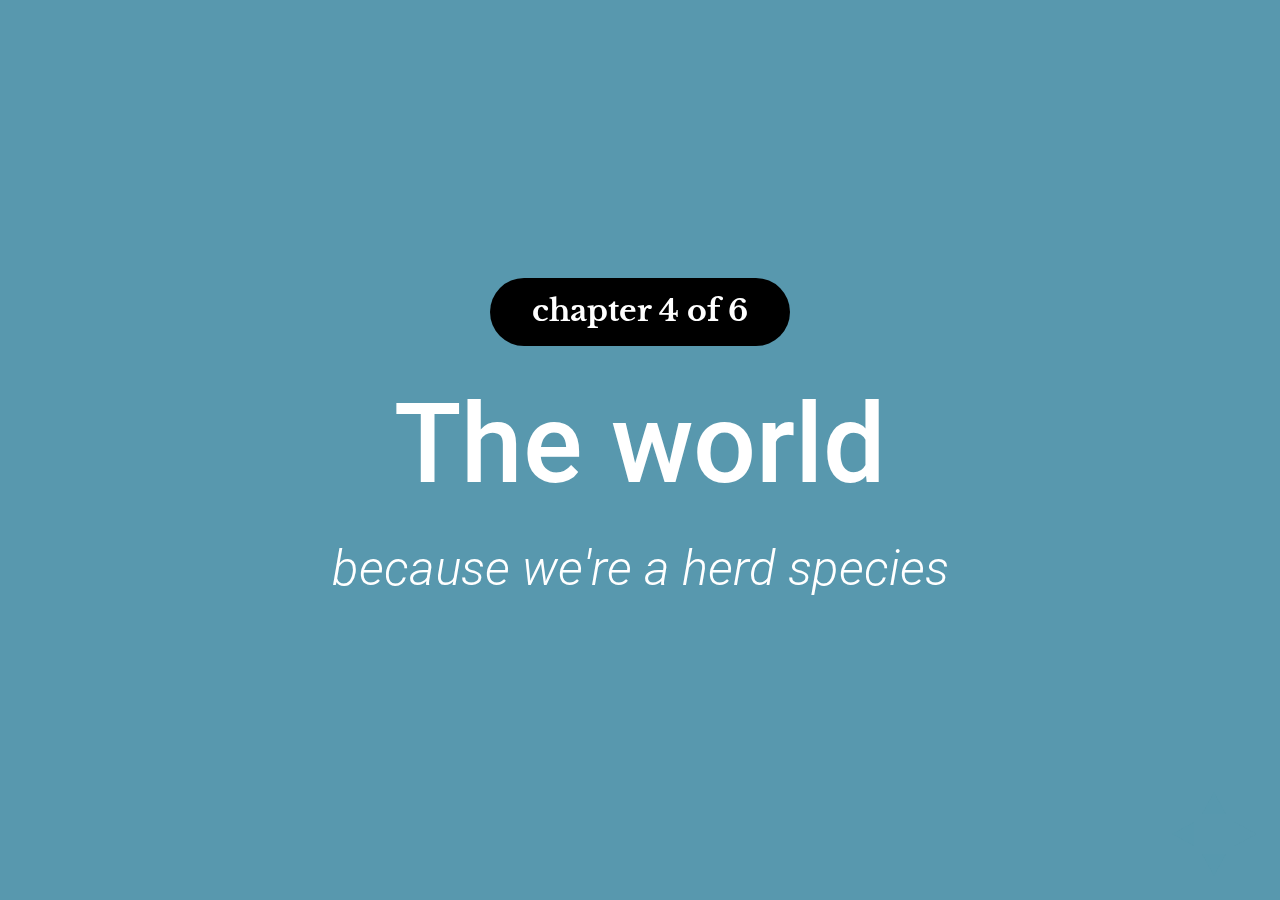
<file: chapter4.html>
<!doctype html>
<html lang="en">

  <head>
    <meta charset="utf-8">

    <title>The world</title>

    <meta name="apple-mobile-web-app-capable" content="yes" />
    <meta name="apple-mobile-web-app-status-bar-style" content="black-translucent" />

    <meta name="viewport" content="width=device-width, initial-scale=1.0, maximum-scale=1.0, user-scalable=no, minimal-ui">

    <link rel="icon" type="image/x-icon" href="mc2/images/favicon.ico">

    <link rel="stylesheet" href="mc2/styles/reveal.css">
    <link rel="stylesheet" href="mc2/styles/theme.css" id="theme">
    <link rel="stylesheet" href="mc2/styles/code.css">
    <!--STARTCOURSESPECIFICSTYLES--><link rel="stylesheet" href="styles/stuff.css"><!--ENDCOURSESPECIFICSTYLES-->
  </head>

  <body>
    <div id="pos"></div>
    <div class="reveal">
      <div class="slides">
        <section class="slide chaptertitle">
          <div class="slidecontent">
            <div class="chapternumber"> chapter 4 of 6 </div>
            <h1>The world</h1>
            <span>because we&#39;re a herd species</p>
</span>
          </div>
        </section>
        
        <!--STARTSECTIONINDEX--><section class="slide sectionlist">
  <div class="slidecontent">
    <h3>Sections in this chapter</h3>
    <ol>
    <li><a href="#/2">Code&nbsp;quality</a></li>
<li><a href="#/3">Exercise&nbsp;&#8209;&nbsp;hooking&nbsp;up&nbsp;linters</a></li>
<li><a href="#/4">Continuous&nbsp;Integration</a></li>
<li><a href="#/5">Exercise&nbsp;&#8209;&nbsp;CircleCI</a></li>
<li><a href="#/6">Pull&nbsp;requests</a></li>
<li><a href="#/7">Exercise&nbsp;&#8209;&nbsp;Run&nbsp;CircleCI&nbsp;on&nbsp;PR:s</a></li>
<li><a href="#/8">Netlify</a></li>
<li><a href="#/9">Exercise&nbsp;&#8209;&nbsp;Netlify</a></li>
    </ol>
  </div>
</section>
<!--ENDSECTIONINDEX-->
        <!--STARTCHAPTERCONTENT--><!--STARTSECTION1--><section>
  <section class="slide sectiontitle">
    <div class="slidecontent">
      <div class='sectioncount'>Section 1/8</div>
      <h3>Code quality</h3>
      <p>Getting rid of the lint</p>
</p>
    </div>
  </section>
  <section class="slide" data-pos="4-1-1">
<span class="pos">4-1-1</span>
<div class="slidecontent"><div class="learn"></div>

<p>Learn about different aspects of <strong>code quality</strong> and <strong>tools</strong> to enforce it.</p>
</div></section><section class="slide" data-pos="4-1-2">
<span class="pos">4-1-2</span>
<div class="slidecontent"><p>So - <strong>code quality</strong>. What do we actually mean?</p>
</div></section><section class="slide" data-pos="4-1-3">
<span class="pos">4-1-3</span>
<div class="slidecontent"><p>There&#39;s a <strong>top-level distinction</strong> we have to make first: we can talk about the quality of the code...</p>
<ul>
<li>..as it is <strong>written</strong></li>
<li>..as it is <strong>run</strong></li>
</ul>
<p>In this part we&#39;re solely concerned about the first point.</p>
</div></section><section class="slide list" data-pos="4-1-4">
<span class="pos">4-1-4</span>
<div class="slidecontent">
<p>Talking about the quality of the code as it is written, there are (at least) <strong>3 different aspects</strong>:</p>
<ul>
<li><span>a</span>syntax errors</li>
<li><span>b</span>aesthetics</li>
<li><span>c</span>politics</li>
</ul>
</div></section><section class="slide num numA" data-pos="4-1-5">
<span class="pos">4-1-5</span>
<div class="slidecontent">
<p>First off code needs to be <strong>correct</strong>. Our editor should prevent us from writing code with <strong>syntax errors</strong>.</p>
<p>Even in a loosely typed language, catching syntax errors early is very possible.</p>
</div></section><section class="slide" data-pos="4-1-6">
<span class="pos">4-1-6</span>
<div class="slidecontent"><p>Loosely typed means having to accept a higher ratio of <strong>runtime errors</strong> and <strong>bugs</strong>, but that&#39;s another discussion.</p>
</div></section><section class="slide num numB" data-pos="4-1-7">
<span class="pos">4-1-7</span>
<div class="slidecontent">
<p>But code quality can be discussed outside of the realm of errors. </p>
<p>For instance, as a team we can make decisions on certain <strong>aesthetics</strong>.</p>
</div></section><section class="slide" data-pos="4-1-8">
<span class="pos">4-1-8</span>
<div class="slidecontent"><p>A common example is how to indent our files - <strong>tabs</strong> or <strong>spaces</strong>!</p>
<p>The important thing is not what we choose, but that we use our choice <strong>consistently</strong> throughout our codebase.</p>
<p>Having a consistent style is an important part of having <strong>quality code</strong>.</p>
</div></section><section class="slide num numC" data-pos="4-1-9">
<span class="pos">4-1-9</span>
<div class="slidecontent">
<p>Then there are things that we can be consistent about that aren&#39;t really aesthetics. For example:</p>
<ul>
<li>how large should a function be before we split it</li>
<li>how many different parameters is ok to have</li>
<li>how many branches are ok within a function</li>
</ul>
<p>This is what we mean by <strong>politics</strong>.</p>
</div></section><section class="slide" data-pos="4-1-10">
<span class="pos">4-1-10</span>
<div class="slidecontent"><p>Just as with aesthetics, a codebase is easier to read and predict if we <strong>follow the same politics</strong> throughout.</p>
<p>Again - <strong>consistency</strong>.</p>
</div></section><section class="slide" data-pos="4-1-11">
<span class="pos">4-1-11</span>
<div class="slidecontent"><p>The category of tools that help to <strong>enforce syntax, aesthetics and choices</strong> are called <strong>linters</strong>.</p>
<p>The name comes from the lint in your belly-button - a linter is a tool that picks this out!</p>
</div></section><section class="slide" data-pos="4-1-12">
<span class="pos">4-1-12</span>
<div class="slidecontent"><p>The different choices we can make (tabs or spaces, etc) are called <strong>rules</strong>.</p>
<p>We can <strong>configure a linter</strong> and tell it what our opinion is on the various rules.</p>
</div></section><section class="slide" data-pos="4-1-13">
<span class="pos">4-1-13</span>
<div class="slidecontent"><p>Because the whole point of linters is to <strong>ensure consistency</strong>, that means that all team members need to <strong>use it in the same way</strong>.</p>
<p>We achieve this by making sure that the <strong>linter configuration is part of our source code</strong>. That way everyone who clones the repo will get the <strong>same choices made</strong>.</p>
</div></section><section class="slide" data-pos="4-1-14">
<span class="pos">4-1-14</span>
<div class="slidecontent"><p>We can <strong>run the linters</strong> (in other words, test if our source code obeys the rules) in a variety of ways:</p>
<ul>
<li>show <strong>feedback in our editor as we code</strong></li>
<li>have a <strong>linter command that tests the entire source</strong></li>
<li>run it on a <strong>central repo</strong> when ppl try to check in code.</li>
</ul>
<p>We&#39;ll explore the last point later, and the first two now!</p>
</div></section>
</section>
<!--ENDSECTION1-->
<!--STARTSECTION2--><section>
  <section class="slide sectiontitle">
    <div class="slidecontent">
      <div class='sectioncount'>Section 2/8</div>
      <h3>Exercise - hooking up linters</h3>
      
    </div>
  </section>
  <section class="slide" data-pos="4-2-1">
<span class="pos">4-2-1</span>
<div class="slidecontent"><div class="goal"></div>

<p>Goal: Have commands to lint our code</p>
</div></section><section class="slide list" data-pos="4-2-2">
<span class="pos">4-2-2</span>
<div class="slidecontent">
<p>Since we are using <strong>two separate languages</strong> in our project, we need two different linting solutions!</p>
<ul>
<li><span>a</span>Lint our LESS code</li>
<li><span>b</span>Lint our JavaScript</li>
</ul>
</div></section><section class="slide num numA" data-pos="4-2-3">
<span class="pos">4-2-3</span>
<div class="slidecontent">
<p>One of the most popular tools for linting CSS is <a href="https://stylelint.io/">Stylelint</a>.</p>
<p><img src="resources/images/stylelint.svg" alt=""></p>
<p>Stylelint also understands both SASS and LESS.</p>
</div></section><section class="slide" data-pos="4-2-4">
<span class="pos">4-2-4</span>
<div class="slidecontent"><p>We <strong>install it from npm</strong> as per usual:</p>
<pre><code>npm install --<span class="hljs-built_in">save</span>-<span class="hljs-built_in">dev</span> stylelint
</code></pre></div></section><section class="slide" data-pos="4-2-5">
<span class="pos">4-2-5</span>
<div class="slidecontent"><p>We <strong>configure Stylelint</strong> by adding a <strong><code>.stylelintrc</code></strong> file:</p>
<p><img src="resources/images/stylelintfile.png" alt=""></p>
</div></section><section class="slide" data-pos="4-2-6">
<span class="pos">4-2-6</span>
<div class="slidecontent"><p>Here&#39;s what the content looks like:</p>
<pre><code>{
  <span class="hljs-attr">"rules"</span>: {
    <span class="hljs-attr">"max-empty-lines"</span>: <span class="hljs-number">4</span>
  }
}
</code></pre><p>The <code>max-empty-lines</code> rule is just an example. You can find a <a href="https://stylelint.io/user-guide/rules/">full list of rules</a> on the Stylelint homepage. Glance through it and <strong>add the rules you like</strong>!</p>
</div></section><section class="slide" data-pos="4-2-7">
<span class="pos">4-2-7</span>
<div class="slidecontent"><p>Having done that we need to <strong>add a script to run the linter</strong>. Put the following into the <code>scripts</code> section of <code>package.json</code>:</p>
<pre><code>  <span class="hljs-string">"lintless"</span>: <span class="hljs-string">"stylelint styles.less"</span>,
</code></pre><p>Make sure your command matches what you&#39;ve chosen to call your style file.</p>
</div></section><section class="slide" data-pos="4-2-8">
<span class="pos">4-2-8</span>
<div class="slidecontent"><p>To test, <strong>make a change in the LESS file that violates a rule</strong> and run...</p>
<pre><code>npm <span class="hljs-keyword">run</span><span class="bash"> lintless</span>
</code></pre><p>...and you&#39;ll see something like:</p>
<p><img src="resources/images/stylelintoutput.png" alt=""></p>
</div></section><section class="slide" data-pos="4-2-9">
<span class="pos">4-2-9</span>
<div class="slidecontent"><p>It would also be valuable to <strong>get this feedback directly in the editor</strong>. In VSC, go to the extensions tab and <strong>find the Stylelint extension</strong>:</p>
<p><img src="resources/images/stylelintextension.png" alt=""></p>
</div></section><section class="slide" data-pos="4-2-10">
<span class="pos">4-2-10</span>
<div class="slidecontent"><p>Now VSC will <strong>show the errors as you code</strong>:</p>
<p><img src="resources/images/stylelintineditor.png" alt=""></p>
</div></section><section class="slide num numB" data-pos="4-2-11">
<span class="pos">4-2-11</span>
<div class="slidecontent">
<p>Ok! Time to make a very similar journey for our <strong>JavaScript</strong>. Our linting tool here will be <a href="https://eslint.org/">ESLint</a>.</p>
<p><img src="resources/images/eslint.png" alt=""></p>
</div></section><section class="slide" data-pos="4-2-12">
<span class="pos">4-2-12</span>
<div class="slidecontent"><p>We <strong>install it from npm</strong> as per usual, yet again:</p>
<pre><code>npm install --<span class="hljs-built_in">save</span>-<span class="hljs-built_in">dev</span> eslint
</code></pre></div></section><section class="slide" data-pos="4-2-13">
<span class="pos">4-2-13</span>
<div class="slidecontent"><p>We&#39;ll need <strong>two new files</strong>:</p>
<p><img src="resources/images/eslintfiles.png" alt=""></p>
</div></section><section class="slide" data-pos="4-2-14">
<span class="pos">4-2-14</span>
<div class="slidecontent"><p>The <strong>configuration</strong> in <strong><code>.eslintrc</code></strong> looks like this:</p>
<pre><code class="lang-json">{
  <span class="hljs-attr">"parserOptions"</span>: { <span class="hljs-attr">"ecmaVersion"</span>: <span class="hljs-number">6</span> },
  <span class="hljs-attr">"rules"</span>: {
      <span class="hljs-attr">"quotes"</span>: [<span class="hljs-string">"error"</span>, <span class="hljs-string">"double"</span>]
  }
}
</code></pre>
<p>Again the <code>quotes</code> rule is just an example of what you can do.</p>
<p>See the <a href="https://eslint.org/docs/rules/">full list of ESLint rules</a> and pick what you like!</p>
</div></section><section class="slide" data-pos="4-2-15">
<span class="pos">4-2-15</span>
<div class="slidecontent"><p>The other file, <strong><code>.eslintignore</code></strong>, is for - surprise - listing <strong>paths that should not be linted</strong>. We have a few of those:</p>
<pre><code>webpack<span class="hljs-selector-class">.config</span><span class="hljs-selector-class">.js</span>
distribution
</code></pre><p>Go ahead and add the above to your file!</p>
</div></section><section class="slide" data-pos="4-2-16">
<span class="pos">4-2-16</span>
<div class="slidecontent"><p>Next up we need a <strong>script to run ESLint</strong>. Add the following to the script sections of <code>package.json</code>:</p>
<pre><code>  <span class="hljs-string">"lintjs"</span>: <span class="hljs-string">"eslint ."</span>
</code></pre><p>This simply tells ESLint to lint everything in the current folder.</p>
</div></section><section class="slide question" data-pos="4-2-17">
<span class="pos">4-2-17</span>
<div class="slidecontent">
<p>Instead of linting the whole folder and ignoring some stuff, couldn&#39;t we have <strong>moved our source files into a separate directory</strong>, then tell ESLint to lint <strong>only that directory</strong>?</p>
</div></section><section class="slide answer" data-pos="4-2-18">
<span class="pos">4-2-18</span>
<div class="slidecontent">
<p>Yes. And that would probably be much better, especially when the number of source files grow.</p>
<p>But then I wouldn&#39;t get to show you <code>.eslintignore</code>! :D</p>
</div></section><section class="slide" data-pos="4-2-19">
<span class="pos">4-2-19</span>
<div class="slidecontent"><p>Time to make VSC aware of what we just did! We need the <strong>ESLint extension</strong>:</p>
<p><img src="resources/images/eslintextension.png" alt=""></p>
<p>As you can see this extension is <strong>ridiculously popular</strong>.</p>
</div></section><section class="slide" data-pos="4-2-20">
<span class="pos">4-2-20</span>
<div class="slidecontent"><p>Having done that, we now get <strong>JS rules violation feedback in the editor</strong>:</p>
<p><img src="resources/images/eslintineditor.png" alt=""></p>
</div></section><section class="slide" data-pos="4-2-21">
<span class="pos">4-2-21</span>
<div class="slidecontent"><div class="checklist"></div>

<p>You are done when...</p>
<ul>
<li>there&#39;s a <code>lintjs</code> command</li>
<li>non-source js files are not linted</li>
<li>there&#39;s a <code>lintless</code> command</li>
<li>there&#39;s a <code>lint</code> cmnd that runs both</li>
<li>errors from both linters are shown in VSC</li>
</ul>
</div></section><section class="slide" data-pos="4-2-22">
<span class="pos">4-2-22</span>
<div class="slidecontent"><div class="solution"></div>

<p>If you get stuck, see the <a href="https://github.com/krawaller/js-app-solutions/tree/master/lint">Lint</a> solution.</p>
</div></section>
</section>
<!--ENDSECTION2-->
<!--STARTSECTION3--><section>
  <section class="slide sectiontitle">
    <div class="slidecontent">
      <div class='sectioncount'>Section 3/8</div>
      <h3>Continuous Integration</h3>
      
    </div>
  </section>
  <section class="slide" data-pos="4-3-1">
<span class="pos">4-3-1</span>
<div class="slidecontent"><div class="learn"></div>

<p>Understand what <strong>continuous integration</strong> is and why we do it</p>
</div></section><section class="slide" data-pos="4-3-2">
<span class="pos">4-3-2</span>
<div class="slidecontent"><p>In modern JS development, <strong>continuous integration</strong> is a very important term.</p>
<p>The idea behind it is to make it <strong>cheaper to merge new code</strong>.</p>
</div></section><section class="slide" data-pos="4-3-3">
<span class="pos">4-3-3</span>
<div class="slidecontent"><p>We accomplish this by <strong>automating all checks possible</strong>. This frequently includes:</p>
<ul>
<li>Making sure the <strong>build works</strong></li>
<li>Applying the <strong>linter rules</strong></li>
<li>Running the <strong>unit tests</strong></li>
</ul>
</div></section><section class="slide question" data-pos="4-3-4">
<span class="pos">4-3-4</span>
<div class="slidecontent">
<p>Wait... shouldn&#39;t the <strong>developers always do this</strong>?</p>
</div></section><section class="slide answer" data-pos="4-3-5">
<span class="pos">4-3-5</span>
<div class="slidecontent">
<p><strong>Yes</strong>. But...</p>
<blockquote>
<p>This is such a small change, surely nothing can break</p>
</blockquote>
<p>...etc. In essence, <strong>humans can&#39;t be trusted</strong>.</p>
</div></section><section class="slide" data-pos="4-3-6">
<span class="pos">4-3-6</span>
<div class="slidecontent"><p>Also, research shows that simply <strong>knowing that rigorous testing is applied to all code</strong> will make the team...</p>
<ul>
<li>feel more <strong>ownership</strong> for the code</li>
<li>feel more <strong>trust</strong> for the code</li>
</ul>
<p>...which are both very valuable things.</p>
</div></section><section class="slide" data-pos="4-3-7">
<span class="pos">4-3-7</span>
<div class="slidecontent"><p>So, how is this all accomplished? We use a <strong>continuous integration system</strong>.</p>
<p>These used to be server-based, such as <a href="https://jenkins.io/">https://jenkins.io/</a>. Very powerful, but also rather <strong>fiddly to set up</strong>.</p>
</div></section><section class="slide" data-pos="4-3-8">
<span class="pos">4-3-8</span>
<div class="slidecontent"><p>Now it is more popular to use <strong>CI as a service solutions</strong>.</p>
<p>Two popular ones are <a href="https://travis-ci.org/">https://travis-ci.org/</a> and <a href="https://circleci.com/">https://circleci.com/</a>.</p>
<p>Next up we&#39;ll try our hand at the latter!</p>
</div></section>
</section>
<!--ENDSECTION3-->
<!--STARTSECTION4--><section>
  <section class="slide sectiontitle">
    <div class="slidecontent">
      <div class='sectioncount'>Section 4/8</div>
      <h3>Exercise - CircleCI</h3>
      
    </div>
  </section>
  <section class="slide" data-pos="4-4-1">
<span class="pos">4-4-1</span>
<div class="slidecontent"><div class="goal"></div>

<p>Goal: Hooking up CircleCI</p>
</div></section><section class="slide" data-pos="4-4-2">
<span class="pos">4-4-2</span>
<div class="slidecontent"><p>As previously mentioned there are <strong>many tools available</strong> to do continuous integration as a service.</p>
<p>We&#39;ll be using CircleCI!</p>
<p><img src="resources/images/circleci.png" alt=""></p>
</div></section><section class="slide list" data-pos="4-4-3">
<span class="pos">4-4-3</span>
<div class="slidecontent">
<p>Here&#39;s the battleplan:</p>
<ul>
<li><span>a</span>Sign up for CircleCI</li>
<li><span>b</span>Setup a project</li>
<li><span>c</span>Configure our repo</li>
<li><span>d</span>Try it out</li>
</ul>
</div></section><section class="slide num numA" data-pos="4-4-4">
<span class="pos">4-4-4</span>
<div class="slidecontent">
<p>First we have to <strong>sign up</strong>.</p>
<ul>
<li>Go to <a href="https://circleci.com/">https://circleci.com</a> and hit the <strong>sign up</strong> button to the top right**</li>
<li>Next, choose <strong>Sign up with Github</strong></li>
<li>On the new screen, <strong>log in with your Github credentials</strong></li>
<li>Next, <strong>agree to authorize CircleCI</strong></li>
</ul>
<p>You should now arrive at your brand new <strong>CircleCI dashboard</strong>!</p>
</div></section><section class="slide num numB" data-pos="4-4-5">
<span class="pos">4-4-5</span>
<div class="slidecontent">
<p>Time to <strong>connect your repo</strong>!</p>
<p>Hit the <strong>Add project</strong> button to the far right:</p>
<p><img src="resources/images/circleci-addprojects.png" alt=""></p>
</div></section><section class="slide" data-pos="4-4-6">
<span class="pos">4-4-6</span>
<div class="slidecontent"><p>You&#39;ll now see a <strong>filterable list of all your repos</strong> on Github.</p>
<p>Find the correct repo and hit the <strong>Setup project</strong> button next to it.</p>
<p><img src="resources/images/circleci-setuprepo.png" alt=""></p>
</div></section><section class="slide" data-pos="4-4-7">
<span class="pos">4-4-7</span>
<div class="slidecontent"><p>On the <strong>settings screen</strong> choose <strong>Linux</strong>, version <strong>2.0</strong> and <strong>Node</strong>:</p>
<p><img src="resources/images/circleci-settings.png" alt=""></p>
<p>All done here, well done!</p>
</div></section><section class="slide num numC" data-pos="4-4-8">
<span class="pos">4-4-8</span>
<div class="slidecontent">
<p>Finally we have to <strong>configure CircleCI</strong> by adding <strong>configuration files to our repo</strong>!</p>
<p>In your project, add a <strong>folder called <code>.circleci</code></strong> with a <strong><code>config.yml</code></strong> inside it!</p>
<p><img src="resources/images/circleci-folder.png" alt=""></p>
</div></section><section class="slide" data-pos="4-4-9">
<span class="pos">4-4-9</span>
<div class="slidecontent"><p>Inside <strong><code>config.yml</code></strong>, paste the following:</p>
<pre><code class="lang-yaml"><span class="hljs-attr">version:</span> <span class="hljs-number">2</span>
<span class="hljs-attr">jobs:</span>
<span class="hljs-attr">  build:</span>
<span class="hljs-attr">    working_directory:</span> <span class="hljs-string">~/tmp</span>
<span class="hljs-attr">    docker:</span>
<span class="hljs-attr">      - image:</span> <span class="hljs-string">circleci/node:7</span>
<span class="hljs-attr">    steps:</span>
<span class="hljs-bullet">      -</span> <span class="hljs-string">checkout</span>
<span class="hljs-attr">      - run:</span> <span class="hljs-string">npm</span> <span class="hljs-string">install</span>
<span class="hljs-attr">      - run:</span> <span class="hljs-string">npm</span> <span class="hljs-string">run</span> <span class="hljs-string">build</span>
<span class="hljs-attr">      - run:</span> <span class="hljs-string">npm</span> <span class="hljs-string">run</span> <span class="hljs-string">lint</span>
</code></pre>
<p>This instructs CircleCI how to <strong>build and lint the project</strong>.</p>
</div></section><section class="slide num numD" data-pos="4-4-10">
<span class="pos">4-4-10</span>
<div class="slidecontent">
<p>Time to <strong>try this out</strong>! Do a regular <strong>add, commit and push</strong> of your new config file.</p>
</div></section><section class="slide" data-pos="4-4-11">
<span class="pos">4-4-11</span>
<div class="slidecontent"><p>Now go back to the <strong>CircleCI dashboard</strong> in the browser and <strong>click <code>Builds</code></strong> in the top left corner. You&#39;ll see something like this...</p>
<p><img src="resources/images/circleci-running.png" alt=""></p>
<p>...which will then turn into <strong>this</strong>:</p>
<p><img src="resources/images/circleci-running.png" alt=""></p>
</div></section><section class="slide" data-pos="4-4-12">
<span class="pos">4-4-12</span>
<div class="slidecontent"><p>...except if there was a <strong>problem</strong>. Then you&#39;d instead see red, and clicking that would <strong>show the output log</strong>. You&#39;d also get an <strong>email</strong> saying things went belly-up.</p>
<p>Try this by</p>
<ul>
<li>making a small lint violation in your LESS file</li>
<li>adding, committing and pushing the error</li>
</ul>
</div></section><section class="slide" data-pos="4-4-13">
<span class="pos">4-4-13</span>
<div class="slidecontent"><div class="checklist"></div>

<p>You are done when...</p>
<ul>
<li>CircleCI tries to build and lint your app on every push</li>
<li>You are notified via mail when it fails</li>
</ul>
</div></section><section class="slide" data-pos="4-4-14">
<span class="pos">4-4-14</span>
<div class="slidecontent"><div class="solution"></div>

<p>If you get stuck, see the <a href="https://github.com/krawaller/js-app-solutions/tree/master/circleci">CircleCI</a> solution.</p>
</div></section>
</section>
<!--ENDSECTION4-->
<!--STARTSECTION5--><section>
  <section class="slide sectiontitle">
    <div class="slidecontent">
      <div class='sectioncount'>Section 5/8</div>
      <h3>Pull requests</h3>
      <p>Or: why programming is AWESOME</p>
</p>
    </div>
  </section>
  <section class="slide" data-pos="4-5-1">
<span class="pos">4-5-1</span>
<div class="slidecontent"><div class="learn"></div>

<p>Employing <strong>continuous integration</strong> for pull requests</p>
</div></section><section class="slide" data-pos="4-5-2">
<span class="pos">4-5-2</span>
<div class="slidecontent"><p>Getting an <strong>email</strong> whenever someone <strong>pushes faulty code</strong> is useful.</p>
<p>But, ideally, we&#39;d want to <strong>prevent that from happening at all</strong>. Fortunately this is rather easy to do, since we can <strong>disallow merging of pull requests with errors</strong>!</p>
</div></section><section class="slide" data-pos="4-5-3">
<span class="pos">4-5-3</span>
<div class="slidecontent"><p>Here&#39;s the <strong>normal flow when we work</strong>:</p>
<ul>
<li>team member has <strong>repo cloned on local machine</strong></li>
<li>she creates a <strong>new branch</strong> whenever she starts a new feature</li>
<li>she <strong>implements the feature in that branch</strong></li>
<li>when done she&#39;ll <strong>open a pull request</strong> from that branch to master</li>
<li>others will <strong>look through the code</strong> (&quot;code review&quot;)</li>
<li>when enough ppl have agreed the branch is <strong>merged</strong></li>
</ul>
</div></section><section class="slide" data-pos="4-5-4">
<span class="pos">4-5-4</span>
<div class="slidecontent"><p>Hooking up <strong>continuous integration into the Pull Request flow</strong> simply means that we want Github to <strong>prevent merging unless CircleCI says all is ok</strong>!</p>
</div></section><section class="slide" data-pos="4-5-5">
<span class="pos">4-5-5</span>
<div class="slidecontent"><p>This will purely be a <strong>configuration on Github</strong>. Github provides a plethora of integration possibilities, and listening to CircleCI + friends is just one of them.</p>
</div></section>
</section>
<!--ENDSECTION5-->
<!--STARTSECTION6--><section>
  <section class="slide sectiontitle">
    <div class="slidecontent">
      <div class='sectioncount'>Section 6/8</div>
      <h3>Exercise - Run CircleCI on PR:s</h3>
      
    </div>
  </section>
  <section class="slide" data-pos="4-6-1">
<span class="pos">4-6-1</span>
<div class="slidecontent"><div class="goal"></div>

<p>Goal: Prevent breaking PR:s</p>
</div></section><section class="slide list" data-pos="4-6-2">
<span class="pos">4-6-2</span>
<div class="slidecontent">
<p>Here&#39;s the plan:</p>
<ul>
<li><span>a</span>set up your master branch to be protected</li>
<li><span>b</span>make a PR to someone else</li>
<li><span>c</span>have someone else make a PR to you</li>
</ul>
</div></section><section class="slide num numA" data-pos="4-6-3">
<span class="pos">4-6-3</span>
<div class="slidecontent">
<p>First off, head over to <strong>your repo Github</strong> to start setting it up!</p>
<p>Go to the <strong>settings tab</strong> to the far right.</p>
<p><img src="resources/images/github-repo-settings.png" alt=""></p>
</div></section><section class="slide" data-pos="4-6-4">
<span class="pos">4-6-4</span>
<div class="slidecontent"><p>Once there choose <strong>Branches</strong> and <strong>select <code>master</code> as the protected branch</strong>:</p>
<p><img src="resources/images/github-settings-branches.png" alt=""></p>
</div></section><section class="slide" data-pos="4-6-5">
<span class="pos">4-6-5</span>
<div class="slidecontent"><p><strong>Tick the boxes</strong> like this...</p>
<p><img src="resources/images/github-protection.png" alt=""></p>
<p>...and hit <strong><code>Save changes</code></strong> at the bottom.</p>
</div></section><section class="slide" data-pos="4-6-6">
<span class="pos">4-6-6</span>
<div class="slidecontent"><p>That&#39;s it - now <strong>CircleCI will run on every pull request</strong>!</p>
</div></section><section class="slide num numB" data-pos="4-6-7">
<span class="pos">4-6-7</span>
<div class="slidecontent">
<p>Time to <strong>test the protection of a friend</strong>!</p>
<p>Go <strong>find a classmate</strong> who has completed the previous step.</p>
</div></section><section class="slide" data-pos="4-6-8">
<span class="pos">4-6-8</span>
<div class="slidecontent"><p>Navigate to <strong>their repo on Github</strong>, click <strong><code>Clone or download</code></strong> and then the <strong>Copy to clipboard</strong> button!</p>
<p><img src="resources/images/github-clone.png" alt=""></p>
</div></section><section class="slide" data-pos="4-6-9">
<span class="pos">4-6-9</span>
<div class="slidecontent"><p>In your terminal, navigate somewhere were you can put new projects and type:</p>
<pre><code class="lang-bash">git <span class="hljs-built_in">clone</span> &lt;paste-to-get-url-here&gt;
</code></pre>
<p>You paste the address by <strong>right-clicking in the terminal and selecting <code>paste</code></strong>.</p>
</div></section><section class="slide" data-pos="4-6-10">
<span class="pos">4-6-10</span>
<div class="slidecontent"><p>Now <strong>navigate into the new project</strong>. The folder has the same name as the repo you cloned.</p>
<pre><code class="lang-bash"><span class="hljs-built_in">cd</span> myfriendsreviewsite
</code></pre>
<p>Once inside, <strong>create a new branch</strong>.</p>
<pre><code>git checkout -<span class="hljs-selector-tag">b</span> somenewbranchname
</code></pre></div></section><section class="slide" data-pos="4-6-11">
<span class="pos">4-6-11</span>
<div class="slidecontent"><p><strong>Open the folder in VSC</strong>, and make a <strong>bad change to a file somewhere</strong> so that the linter protests of the build won&#39;t work.</p>
<p>Then do:</p>
<pre><code class="lang-bash">git add .
git commit -m <span class="hljs-string">"awesome change"</span>
git push -u origin somenewbranchname
</code></pre>
</div></section><section class="slide" data-pos="4-6-12">
<span class="pos">4-6-12</span>
<div class="slidecontent"><p>Now go <strong>back to their repo on Github</strong>. Github will see your new branch and <strong>show a convenient <code>Compare &amp; pull request button</code></strong>. Hit that!</p>
<p><img src="resources/images/github-prbutton.png" alt=""></p>
</div></section><section class="slide" data-pos="4-6-13">
<span class="pos">4-6-13</span>
<div class="slidecontent"><p>On the next screen add a <strong>message explaining what you&#39;ve done</strong> and hit <strong><code>Create pull request</code></strong>!</p>
<p><img src="resources/images/github-makepr.png" alt=""></p>
</div></section><section class="slide" data-pos="4-6-14">
<span class="pos">4-6-14</span>
<div class="slidecontent"><p>Inside the PR you&#39;ll <strong>see the CircleCI tests running</strong>, and eventually <strong>show an error</strong>.</p>
<p>On your friend&#39;s machine the <strong>merge button will be shown in red</strong>.</p>
<p>Now <strong>fix the code</strong> and push a new commit. Watch the <strong>PR update</strong> and the <strong>merge button go green</strong>!</p>
</div></section><section class="slide num numC" data-pos="4-6-15">
<span class="pos">4-6-15</span>
<div class="slidecontent">
<p>Having done all that, <strong>make someone do the same to you</strong> to make sure that your branch is protected too!</p>
</div></section><section class="slide" data-pos="4-6-16">
<span class="pos">4-6-16</span>
<div class="slidecontent"><div class="checklist"></div>

<p>You are done when...</p>
<ul>
<li>a breaking PR cannot be merged to your repo</li>
<li>someone has successfully merged a PR to your project</li>
<li>you have a PR merged to someone else&#39;s repo</li>
</ul>
</div></section>
</section>
<!--ENDSECTION6-->
<!--STARTSECTION7--><section>
  <section class="slide sectiontitle">
    <div class="slidecontent">
      <div class='sectioncount'>Section 7/8</div>
      <h3>Netlify</h3>
      
    </div>
  </section>
  <section class="slide" data-pos="4-7-1">
<span class="pos">4-7-1</span>
<div class="slidecontent"><div class="learn"></div>

<p>Learn about <strong>hosting services</strong></p>
</div></section><section class="slide" data-pos="4-7-2">
<span class="pos">4-7-2</span>
<div class="slidecontent"><p>Meet your new best friend!</p>
<p><img src="resources/images/netlify.jpg" alt=""></p>
</div></section><section class="slide" data-pos="4-7-3">
<span class="pos">4-7-3</span>
<div class="slidecontent"><p><a href="https://www.netlify.com/">Netlify</a> is a <strong>hosting service</strong>. The tagline:</p>
<blockquote>
<p>Write frontend code. Push it. We handle the rest.</p>
</blockquote>
</div></section><section class="slide" data-pos="4-7-4">
<span class="pos">4-7-4</span>
<div class="slidecontent"><p>It&#39;s not just a pure hosting service though - the beautiful thing is that it...</p>
<ul>
<li><strong>integrates with Github</strong></li>
<li>can <strong>publish a subdirectory</strong></li>
<li>knows Node and can <strong>run build scripts</strong></li>
</ul>
<p>...which all seems like an <strong>excellent fit</strong> for our setup!</p>
</div></section><section class="slide" data-pos="4-7-5">
<span class="pos">4-7-5</span>
<div class="slidecontent"><p>And we&#39;ll go fix it right now, with step-by-step instructions in the exercise!</p>
</div></section>
</section>
<!--ENDSECTION7-->
<!--STARTSECTION8--><section>
  <section class="slide sectiontitle">
    <div class="slidecontent">
      <div class='sectioncount'>Section 8/8</div>
      <h3>Exercise - Netlify</h3>
      
    </div>
  </section>
  <section class="slide" data-pos="4-8-1">
<span class="pos">4-8-1</span>
<div class="slidecontent"><div class="goal"></div>

<p>Goal: Autopublish our app online</p>
</div></section><section class="slide list" data-pos="4-8-2">
<span class="pos">4-8-2</span>
<div class="slidecontent">
<ul>
<li><span>a</span>sign up on Netlify</li>
<li><span>b</span>connect your repo</li>
<li><span>c</span>configure the build</li>
<li><span>d</span>configure the site</li>
</ul>
</div></section><section class="slide num numA" data-pos="4-8-3">
<span class="pos">4-8-3</span>
<div class="slidecontent">
<p>Go to <a href="https://app.netlify.com/signup">https://app.netlify.com/signup</a>, and choose to sign up with your <strong>Github credentials</strong>.</p>
<p>This will allow Netlify to connect to your repos.</p>
</div></section><section class="slide num numB" data-pos="4-8-4">
<span class="pos">4-8-4</span>
<div class="slidecontent">
<p>Once logged in, click <strong>New site from Git</strong>:</p>
<p><img src="resources/images/newnetlify.png" alt=""></p>
</div></section><section class="slide" data-pos="4-8-5">
<span class="pos">4-8-5</span>
<div class="slidecontent"><p>On the next screen, select <strong>Github</strong>:</p>
<p><img src="resources/images/newnetlifygithub.png" alt=""></p>
</div></section><section class="slide" data-pos="4-8-6">
<span class="pos">4-8-6</span>
<div class="slidecontent"><p>Next you&#39;ll have to <strong>find the correct repo</strong> among a list of all your repos. If you have many, use the search field to the right.</p>
<p><img src="resources/images/newnetlifyfindrepo.png" alt=""></p>
<p>Once you find it, click it!</p>
</div></section><section class="slide num numC" data-pos="4-8-7">
<span class="pos">4-8-7</span>
<div class="slidecontent">
<p>We must now tell Netlify <strong>which folder to publish</strong> and <strong>what command to run</strong>:</p>
<p><img src="resources/images/newnetlifyconfig.png" alt=""></p>
<p>We can also specify a <strong>branch</strong> and <strong>advanced options</strong>, but we won&#39;t need either.</p>
</div></section><section class="slide num numD" data-pos="4-8-8">
<span class="pos">4-8-8</span>
<div class="slidecontent">
<p>Your new app will get a <strong>random name</strong> - let&#39;s fix that! Go to the <strong>Settings tab</strong>:</p>
<p><img src="resources/images/newnetlifysettings.png" alt=""></p>
</div></section><section class="slide" data-pos="4-8-9">
<span class="pos">4-8-9</span>
<div class="slidecontent"><p>On that screen, in the <strong>Site information</strong> section, hit <strong>Change site name</strong>:</p>
<p><img src="resources/images/newnetlifynewname.png" alt=""></p>
</div></section><section class="slide" data-pos="4-8-10">
<span class="pos">4-8-10</span>
<div class="slidecontent"><p>Now for the magic - if you change your site name to <code>myawesomereviewsite</code>, then...</p>
<ul>
<li>your site is visitable at <strong><code>http://myawesomereviewsite.netlify.com</code></strong></li>
<li>it <strong>updates whenever you push to Github</strong>!</li>
</ul>
<p>But, since I&#39;ve already used <code>myawesomereviewsite</code>, you&#39;ll have to pick something else! :)</p>
</div></section><section class="slide" data-pos="4-8-11">
<span class="pos">4-8-11</span>
<div class="slidecontent"><div class="checklist"></div>

<p>You are done when...</p>
<ul>
<li>The app is visitable online</li>
<li>Pushing to <code>master</code> updates the app</li>
</ul>
</div></section>
</section>
<!--ENDSECTION8--><!--ENDCHAPTERCONTENT-->
        

      </div>
    </div>

    <script type="text/javascript">
      var basehref = window.location.href.replace(/chapter\d.*?$/,'')

      document.addEventListener("keydown",function(e){
        var code = e.which || e.keyCode;
        if (code===13){
          window.location.href = basehref+"index.html?from="+(4-1);
        } else if (code >= 49 && code <= 8+48) {
          window.location.hash = "#/" + (code-48+1+0);
        }
        if (4 < 6) {
          if (code===99){ // the letter C for next Chapter
            window.location.href = basehref+"chapter"+(4+1)+".html"
          }
        }
      });
    </script>
    <script src="mc2/scripts/head.js" type="text/javascript"></script>
    <script src="mc2/scripts/reveal.js" type="text/javascript"></script>
    <script src="mc2/scripts/jquery.js" type="text/javascript"></script>
    <script type="text/javascript">

  Reveal.initialize({
    controls: true,
    progress: true,
    history: true,
    center: true,
    showNotes: false,
    transition: 'slide',
    dependencies: [
      { src: 'mc2/scripts/plugin/notes/notes.js', async: true }
    ]
  })

    window.onload = function(){

      var links = document.querySelectorAll("a.link");
      for(var i=0;i<links.length;i++){
        var link = links[i];
        link.innerHTML = link.innerHTML.replace(/ /g,'&nbsp;')
      }
      var posElem = document.getElementById('pos')
      function updateReference(){
        setTimeout(function(){
          var currentpos = document.querySelector('section.present[data-pos]')
          if (currentpos){
            posElem.innerHTML = currentpos.getAttribute('data-pos')
          } else {
            posElem.innerHTML = ''
          }
          if (document.querySelector('.present.chaptertitle')){
            document.body.classList.add('atchaptertitle');
          } else {
            document.body.classList.remove('atchaptertitle');
          }
        },10)
      }

      window.addEventListener("hashchange",updateReference);

      updateReference();
    };

    </script>
    <!--STARTCOURSESPECIFICSCRIPTS--><!--ENDCOURSESPECIFICSCRIPTS-->
  </body>
</html>
</file>
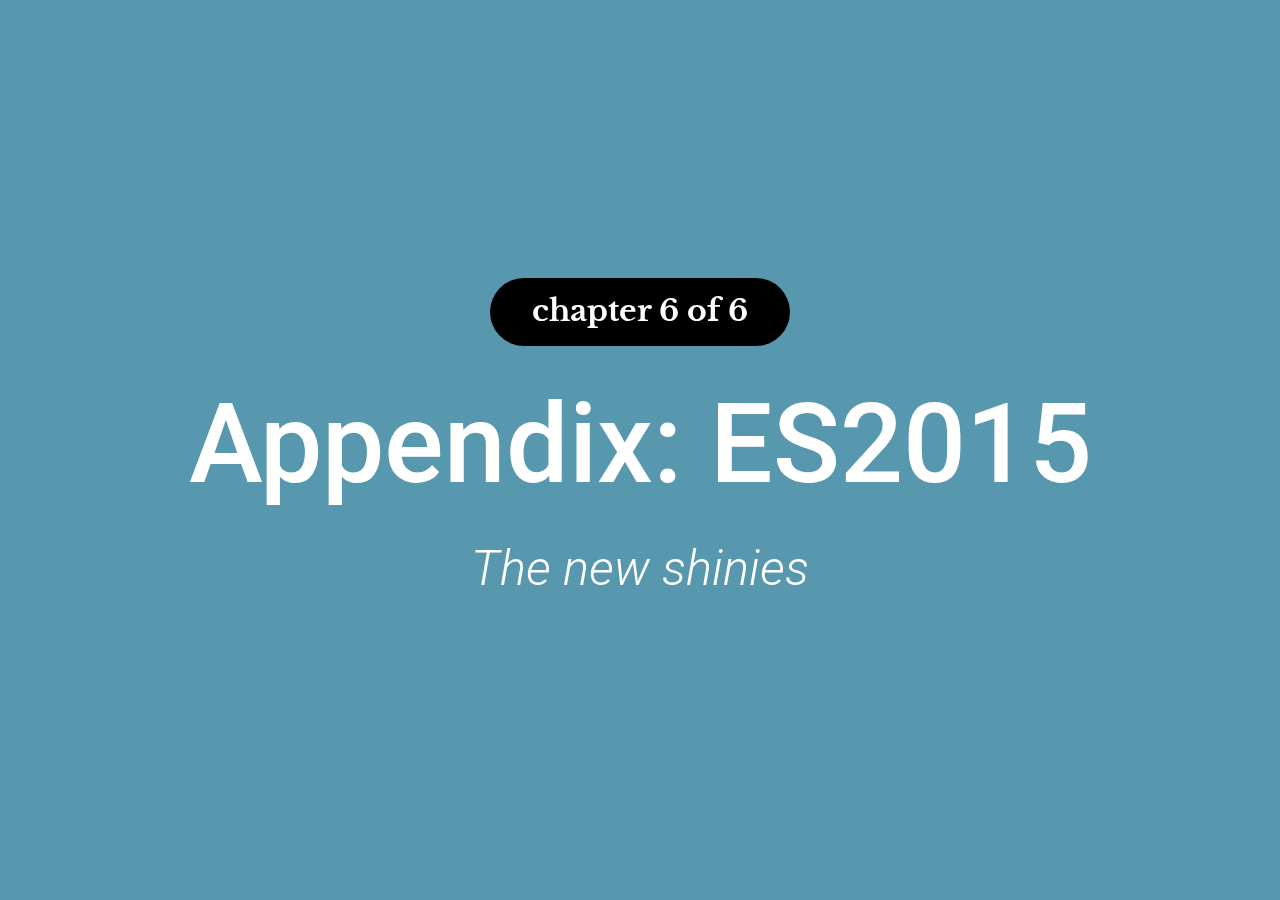
<file: chapter6.html>
<!doctype html>
<html lang="en">

  <head>
    <meta charset="utf-8">

    <title>Appendix: ES2015</title>

    <meta name="apple-mobile-web-app-capable" content="yes" />
    <meta name="apple-mobile-web-app-status-bar-style" content="black-translucent" />

    <meta name="viewport" content="width=device-width, initial-scale=1.0, maximum-scale=1.0, user-scalable=no, minimal-ui">

    <link rel="icon" type="image/x-icon" href="mc2/images/favicon.ico">

    <link rel="stylesheet" href="mc2/styles/reveal.css">
    <link rel="stylesheet" href="mc2/styles/theme.css" id="theme">
    <link rel="stylesheet" href="mc2/styles/code.css">
    <!--STARTCOURSESPECIFICSTYLES--><link rel="stylesheet" href="styles/stuff.css"><!--ENDCOURSESPECIFICSTYLES-->
  </head>

  <body>
    <div id="pos"></div>
    <div class="reveal">
      <div class="slides">
        <section class="slide chaptertitle">
          <div class="slidecontent">
            <div class="chapternumber"> chapter 6 of 6 </div>
            <h1>Appendix: ES2015</h1>
            <span>The new shinies</p>
</span>
          </div>
        </section>
        <section class="slide">

<div class="slidecontent"><p>In this appendix chapter we will more fully <strong>explore the new features in ES2015</strong>!</p>
</div></section>
        <!--STARTSECTIONINDEX--><section class="slide sectionlist">
  <div class="slidecontent">
    <h3>Sections in this chapter</h3>
    <ol>
    <li><a href="#/3">Versatile&nbsp;object&nbsp;definitions</a></li>
<li><a href="#/4">Destructuring&nbsp;and&nbsp;rest</a></li>
<li><a href="#/5">Versatile&nbsp;function&nbsp;definitions</a></li>
<li><a href="#/6">Spreads</a></li>
<li><a href="#/7">Modules</a></li>
<li><a href="#/8">Classes</a></li>
<li><a href="#/9">Decorators</a></li>
<li><a href="#/10">Miscellaneous</a></li>
    </ol>
  </div>
</section>
<!--ENDSECTIONINDEX-->
        <!--STARTCHAPTERCONTENT--><!--STARTSECTION1--><section>
  <section class="slide sectiontitle">
    <div class="slidecontent">
      <div class='sectioncount'>Section 1/8</div>
      <h3>Versatile object definitions</h3>
      <p>defining objects like a boss</p>
</p>
    </div>
  </section>
  <section class="slide list" data-pos="6-1-1">
<span class="pos">6-1-1</span>
<div class="slidecontent">
<p>In ES2015 we got five small but nice features for <strong>defining objects in a smoother way</strong>:</p>
<ul>
<li><span>a</span>dynamic keys</li>
<li><span>b</span>automatic same-key-value</li>
<li><span>c</span>method shorthand</li>
<li><span>d</span>getters</li>
<li><span>e</span>setters</li>
</ul>
</div></section><section class="slide num numA" data-pos="6-1-2">
<span class="pos">6-1-2</span>
<div class="slidecontent">
<p>If we wanted to create an <strong>object with a dynamic key</strong> we had to go about it in a roundabout way before:</p>
<pre><code class="lang-javascript"><span class="hljs-keyword">var</span> obj = {};
<span class="hljs-keyword">var</span> obj[dynamicKey] = someValue;
</code></pre>
</div></section><section class="slide" data-pos="6-1-3">
<span class="pos">6-1-3</span>
<div class="slidecontent"><p>Now, instead, we can use the <strong>dynamic key syntax</strong> by wrapping it in brackets:</p>
<pre><code class="lang-javascript"><span class="hljs-keyword">var</span> obj = {[dynamicKey]: someValue};
</code></pre>
</div></section><section class="slide num numB" data-pos="6-1-4">
<span class="pos">6-1-4</span>
<div class="slidecontent">
<p>Also, if our value is in a <strong>variable with the same name as the intended key</strong>, like here:</p>
<pre><code class="lang-javascript"><span class="hljs-keyword">var</span> person = {
  <span class="hljs-attr">name</span>: name,
  <span class="hljs-attr">age</span>: age
};
</code></pre>
</div></section><section class="slide" data-pos="6-1-5">
<span class="pos">6-1-5</span>
<div class="slidecontent"><p>...ES2015 introduces a <strong>shorthand syntax</strong>:</p>
<pre><code class="lang-javascript"><span class="hljs-keyword">var</span> person = {name, age};
</code></pre>
</div></section><section class="slide num numC" data-pos="6-1-6">
<span class="pos">6-1-6</span>
<div class="slidecontent">
<p>And if we define an <strong>object with a method</strong>:</p>
<pre><code class="lang-javascript"><span class="hljs-keyword">var</span> obj = {
  <span class="hljs-attr">method</span>: <span class="hljs-function"><span class="hljs-keyword">function</span>(<span class="hljs-params">arg1,arg2</span>)</span>{
    <span class="hljs-comment">// do advanced stuff</span>
  }
};
</code></pre>
</div></section><section class="slide" data-pos="6-1-7">
<span class="pos">6-1-7</span>
<div class="slidecontent"><p>...ES2015 lets us be less verbose by using the <a href="https://developer.mozilla.org/en-US/docs/Web/JavaScript/Reference/Functions/Method_definitions">method shorthand syntax</a>:</p>
<pre><code class="lang-javascript"><span class="hljs-keyword">var</span> obj = {
  method(arg1,arg2){
    <span class="hljs-comment">// do advanced stuff</span>
  }
};
</code></pre>
</div></section><section class="slide" data-pos="6-1-8">
<span class="pos">6-1-8</span>
<div class="slidecontent"><p>This can also be <strong>combined with the dynamic key syntax</strong>:</p>
<pre><code class="lang-javascript"><span class="hljs-keyword">var</span> obj = {
  [methodName](arg1,arg2){
    <span class="hljs-comment">// do advanced stuff</span>
  }
};
</code></pre>
</div></section><section class="slide num numD" data-pos="6-1-9">
<span class="pos">6-1-9</span>
<div class="slidecontent">
<p>Finally, ES2015 also introduced <strong>getters and setters</strong>.</p>
<p>Let&#39;s look at <strong>getters</strong> first. They are very useful for dealing with <strong>computed properties</strong>.</p>
</div></section><section class="slide" data-pos="6-1-10">
<span class="pos">6-1-10</span>
<div class="slidecontent"><p>Say we&#39;re working with <strong>user objects</strong> like this:</p>
<pre><code class="lang-javascript"><span class="hljs-keyword">var</span> user = {
  <span class="hljs-attr">firstName</span>: <span class="hljs-string">"John"</span>,
  <span class="hljs-attr">lastName</span>: <span class="hljs-string">"Doe"</span>
};
</code></pre>
<p>Now we want to implement a <strong>computed property <code>fullName</code></strong>.</p>
</div></section><section class="slide" data-pos="6-1-11">
<span class="pos">6-1-11</span>
<div class="slidecontent"><p>Here&#39;s an <strong>ES3 solution</strong> doing it as a <strong>method</strong>:</p>
<pre><code class="lang-javascript"><span class="hljs-keyword">var</span> user = {
  <span class="hljs-attr">firstName</span>: <span class="hljs-string">"John"</span>,
  <span class="hljs-attr">lastName</span>: <span class="hljs-string">"Doe"</span>,
  <span class="hljs-attr">fullName</span>: <span class="hljs-function"><span class="hljs-keyword">function</span>(<span class="hljs-params"></span>)</span>{
    <span class="hljs-keyword">return</span> <span class="hljs-keyword">this</span>.firstName + <span class="hljs-string">' '</span> + <span class="hljs-keyword">this</span>.lastName;
  }
}

user.fullName(); <span class="hljs-comment">// John Doe</span>
</code></pre>
</div></section><section class="slide" data-pos="6-1-12">
<span class="pos">6-1-12</span>
<div class="slidecontent"><p>By using an <strong>ES2015 getter</strong> we can access the computed property normally instead:</p>
<pre><code class="lang-javascript"><span class="hljs-keyword">var</span> user = {
  <span class="hljs-attr">firstName</span>: <span class="hljs-string">"John"</span>,
  <span class="hljs-attr">lastName</span>: <span class="hljs-string">"Doe"</span>,
  get fullName() {
    <span class="hljs-keyword">return</span> <span class="hljs-keyword">this</span>.firstName + <span class="hljs-string">' '</span> + <span class="hljs-keyword">this</span>.lastName;
  }
}

user.fullName; <span class="hljs-comment">// John Doe, without invocation!</span>
</code></pre>
<p>Cf. <a href="https://en.wikipedia.org/wiki/Uniform_access_principle">uniform access principle</a>.</p>
</div></section><section class="slide num numE" data-pos="6-1-13">
<span class="pos">6-1-13</span>
<div class="slidecontent">
<p>A <strong>setter</strong> let&#39;s you <strong>act upon prop mutation</strong>, for example <strong>logging</strong>...</p>
<pre><code class="lang-javascript"><span class="hljs-keyword">var</span> user = {
  set userName(str) {
    log(<span class="hljs-keyword">this</span>._userName + <span class="hljs-string">" changed name to "</span> + str);
    <span class="hljs-keyword">this</span>._userName = str;
  }
}

user.userName = <span class="hljs-string">"Steve"</span>; <span class="hljs-comment">// Bob changed name to Steve</span>
</code></pre>
</div></section><section class="slide" data-pos="6-1-14">
<span class="pos">6-1-14</span>
<div class="slidecontent"><p>...or <strong>validation</strong>:</p>
<pre><code class="lang-javascript"><span class="hljs-keyword">var</span> user = {
  set userName(str) {
    <span class="hljs-keyword">if</span> (str.match(<span class="hljs-regexp">/[^a-z]/</span>)){
      <span class="hljs-keyword">throw</span> <span class="hljs-string">"Name can only contain lowercase letters!"</span>;
    }
    <span class="hljs-keyword">this</span>._userName = str;
  }
}

user.userName = <span class="hljs-string">"Bob the 1 and only"</span>; <span class="hljs-comment">// Name can only contain..</span>
</code></pre>
</div></section><section class="slide question" data-pos="6-1-15">
<span class="pos">6-1-15</span>
<div class="slidecontent">
<p>Did you note that we used a <strong>different property name</strong> inside the setter? The setter was for <code>userName</code>, but inside it we instead set <code>_userName</code>.</p>
<p>Why do you think that is?</p>
</div></section><section class="slide answer" data-pos="6-1-16">
<span class="pos">6-1-16</span>
<div class="slidecontent">
<p>If we mutated the same property inside the setter then that would trigger the setter to be called, which would mutate the property, which would trigger the setter, etc. We would end up in an <strong>infinite loop</strong>.</p>
</div></section>
</section>
<!--ENDSECTION1-->
<!--STARTSECTION2--><section>
  <section class="slide sectiontitle">
    <div class="slidecontent">
      <div class='sectioncount'>Section 2/8</div>
      <h3>Destructuring and rest</h3>
      <p>cherry-picking the raisins from the cookie</p>
</p>
    </div>
  </section>
  <section class="slide" data-pos="6-2-1">
<span class="pos">6-2-1</span>
<div class="slidecontent"><p><a href="https://developer.mozilla.org/en-US/docs/Web/JavaScript/Reference/Operators/Destructuring_assignment">Destructuring</a> is a way to pick values from nested structures without having to do the manual digging.</p>
</div></section><section class="slide" data-pos="6-2-2">
<span class="pos">6-2-2</span>
<div class="slidecontent"><p>Let&#39;s say we have an <strong>array of <code>contenders</code></strong>, each represented by an object.</p>
<pre><code class="lang-javascript"><span class="hljs-keyword">let</span> contenders = [
  {<span class="hljs-attr">name</span>: <span class="hljs-string">"David"</span>, <span class="hljs-attr">age</span>: <span class="hljs-number">37</span>},
  {<span class="hljs-attr">name</span>: <span class="hljs-string">"Carl"</span>, <span class="hljs-attr">age</span>: <span class="hljs-number">38</span>}
  <span class="hljs-comment">/* and a few others */</span>
];
</code></pre>
<p>They are <strong>sorted by position</strong> so the first contender won, etc.</p>
</div></section><section class="slide" data-pos="6-2-3">
<span class="pos">6-2-3</span>
<div class="slidecontent"><p>If we wanted the <strong>name of the winner</strong> we would do something like this in ES5:</p>
<pre><code class="lang-javascript"><span class="hljs-keyword">let</span> winnersName = contenders[<span class="hljs-number">0</span>].name;
</code></pre>
</div></section><section class="slide" data-pos="6-2-4">
<span class="pos">6-2-4</span>
<div class="slidecontent"><p>With <strong>destructuring</strong>, we can instead do this:</p>
<pre><code class="lang-javascript"><span class="hljs-keyword">let</span> [{<span class="hljs-attr">name</span>: winnersName}] = contenders;
</code></pre>
<p>Or, combined with the <strong>same-key-value shorthand</strong>:</p>
<pre><code class="lang-javascript"><span class="hljs-keyword">let</span> [{name}] = contenders;
</code></pre>
</div></section><section class="slide" data-pos="6-2-5">
<span class="pos">6-2-5</span>
<div class="slidecontent"><p>Destructuring also allows us to use the powerful <strong>rest</strong> element which can <strong>lump up many array elements into one</strong>, making for some very succinct code:</p>
<pre><code class="lang-javascript"><span class="hljs-keyword">let</span> [winner, ...losers] = contenders;
</code></pre>
</div></section><section class="slide" data-pos="6-2-6">
<span class="pos">6-2-6</span>
<div class="slidecontent"><p>Note that the rest element <strong>has to be the last one in the array</strong>, so this wouldn&#39;t work:</p>
<pre><code><span class="hljs-keyword">let</span> [...others, superloser] = contenders; <span class="hljs-comment">// syntax error</span>
</code></pre></div></section><section class="slide question" data-pos="6-2-7">
<span class="pos">6-2-7</span>
<div class="slidecontent">
<p>Wait.. Theoretically, <strong>the rest could be placed <em>anywhere</em></strong>, as long as there&#39;s just one. The parser should still be able to figure out what&#39;s what!</p>
<p>Right?</p>
</div></section><section class="slide answer" data-pos="6-2-8">
<span class="pos">6-2-8</span>
<div class="slidecontent">
<p>True. But that would <strong>require lookahead</strong>, which is <strong>complex and more taxing</strong>. And so the choice was made to only allow the rest element in the last position.</p>
</div></section>
</section>
<!--ENDSECTION2-->
<!--STARTSECTION3--><section>
  <section class="slide sectiontitle">
    <div class="slidecontent">
      <div class='sectioncount'>Section 3/8</div>
      <h3>Versatile function definitions</h3>
      <p>defining function like a boss</p>
</p>
    </div>
  </section>
  <section class="slide list" data-pos="6-3-1">
<span class="pos">6-3-1</span>
<div class="slidecontent">
<p>ES2015 provides <strong>several neat features for defining functions</strong>:</p>
<ul>
<li><span>a</span>default parameter values</li>
<li><span>b</span>rest parameters</li>
<li><span>c</span>destructuring parameters</li>
<li><span>d</span>arrow functions</li>
</ul>
</div></section><section class="slide num numA" data-pos="6-3-2">
<span class="pos">6-3-2</span>
<div class="slidecontent">
<p><strong>Default parameter values</strong> exist in many languages, and was popularised in JS through <a href="">CoffeeScript</a>.</p>
<p>The idea is to <strong>handle optional parameters</strong> in a smoother way.</p>
</div></section><section class="slide" data-pos="6-3-3">
<span class="pos">6-3-3</span>
<div class="slidecontent"><p>Creating a <strong>function with an optional parameter</strong> in ES3 meant we had to do a sometimes tedious dance of initialization:</p>
<pre><code class="lang-javascript"><span class="hljs-function"><span class="hljs-keyword">function</span> <span class="hljs-title">makePerson</span>(<span class="hljs-params">name, age</span>) </span>{
  <span class="hljs-keyword">var</span> age = age || <span class="hljs-string">'unknown'</span>;
  <span class="hljs-comment">// do complex stuff</span>
}
</code></pre>
<p>This may or may not do what you want. (Hint: is <code>0</code> a reasonable value for <code>age</code>?)</p>
</div></section><section class="slide" data-pos="6-3-4">
<span class="pos">6-3-4</span>
<div class="slidecontent"><p>With <strong>default parameter values</strong> we can instead do this: </p>
<pre><code class="lang-javascript"><span class="hljs-function"><span class="hljs-keyword">function</span> <span class="hljs-title">makePerson</span>(<span class="hljs-params">name, age = <span class="hljs-string">'unknown'</span></span>) </span>{
  <span class="hljs-comment">// do complex stuff</span>
}
</code></pre>
</div></section><section class="slide num numB" data-pos="6-3-5">
<span class="pos">6-3-5</span>
<div class="slidecontent">
<p>The second new feature, <strong>rest parameters</strong>, is a way of capturing multiple arguments into a single variable like a rest element in a destructuring.</p>
<p>This can often save us from having to do awkward stuff with the not-quite-an-array <code>arguments</code> object.</p>
</div></section><section class="slide" data-pos="6-3-6">
<span class="pos">6-3-6</span>
<div class="slidecontent"><p>Imagine a <code>competition</code> function that is called with all contenders one by one:</p>
<pre><code class="lang-javascript"><span class="hljs-function"><span class="hljs-keyword">function</span> <span class="hljs-title">competition</span>(<span class="hljs-params"></span>) </span>{
  <span class="hljs-keyword">var</span> contenders = <span class="hljs-built_in">Array</span>.prototype.slice.call(<span class="hljs-built_in">arguments</span>);
  <span class="hljs-keyword">var</span> winner = contenders[<span class="hljs-number">0</span>];
  <span class="hljs-keyword">var</span> losers = contenders.slice(<span class="hljs-number">1</span>);
  <span class="hljs-comment">// do something with winner and losers</span>
}
</code></pre>
</div></section><section class="slide" data-pos="6-3-7">
<span class="pos">6-3-7</span>
<div class="slidecontent"><p>Using rest parameters, this function simply becomes:</p>
<pre><code class="lang-javascript"><span class="hljs-function"><span class="hljs-keyword">function</span> <span class="hljs-title">competition</span>(<span class="hljs-params">winner, ...losers</span>) </span>{
  <span class="hljs-comment">// do something with winner and losers</span>
}
</code></pre>
</div></section><section class="slide" data-pos="6-3-8">
<span class="pos">6-3-8</span>
<div class="slidecontent"><p>Note that the rest parameter <strong>has to be the last parameter</strong>, just like the rest element, and for the same reason.</p>
</div></section><section class="slide num numC" data-pos="6-3-9">
<span class="pos">6-3-9</span>
<div class="slidecontent">
<p>Remember <strong>destructuring</strong>? We can <strong>use that in signatures</strong>:</p>
<pre><code class="lang-javascript"><span class="hljs-function"><span class="hljs-keyword">function</span> <span class="hljs-title">introduce</span>(<span class="hljs-params">{name, age}</span>) </span>{
  <span class="hljs-built_in">console</span>.log(name,<span class="hljs-string">"is"</span>,age,<span class="hljs-string">"years old"</span>);
}
<span class="hljs-keyword">var</span> me = {<span class="hljs-attr">name</span>: <span class="hljs-string">"David"</span>, <span class="hljs-attr">age</span>: <span class="hljs-number">37</span>};
introduce(me); <span class="hljs-comment">// David is 37 years old</span>
</code></pre>
</div></section><section class="slide num numD" data-pos="6-3-10">
<span class="pos">6-3-10</span>
<div class="slidecontent">
<p>Finally - know how <strong>defining anonymous functions</strong> in JS is rather verbose?</p>
<pre><code class="lang-javascript"><span class="hljs-keyword">var</span> mcboatify = <span class="hljs-function"><span class="hljs-keyword">function</span>(<span class="hljs-params">arg</span>) </span>{
  <span class="hljs-keyword">return</span> <span class="hljs-string">"Boaty Mc"</span>+arg+<span class="hljs-string">"Face"</span>;
};
</code></pre>
</div></section><section class="slide" data-pos="6-3-11">
<span class="pos">6-3-11</span>
<div class="slidecontent"><p>With <strong>arrow functions</strong> things feel less heavy:</p>
<pre><code class="lang-javascript"><span class="hljs-keyword">var</span> mcboatify = <span class="hljs-function">(<span class="hljs-params">arg</span>) =&gt;</span> {
  <span class="hljs-keyword">return</span> <span class="hljs-string">"Boaty Mc"</span> + arg + <span class="hljs-string">"Face"</span>;
};
</code></pre>
</div></section><section class="slide" data-pos="6-3-12">
<span class="pos">6-3-12</span>
<div class="slidecontent"><p>They can become smaller still - if we have <strong>exactly one parameter</strong>, we can <strong>omit the parenthesis</strong> in the signature:</p>
<pre><code class="lang-javascript"><span class="hljs-keyword">var</span> mcboatify = <span class="hljs-function"><span class="hljs-params">arg</span> =&gt;</span> {
  <span class="hljs-keyword">return</span> <span class="hljs-string">"Boaty Mc"</span> + arg + <span class="hljs-string">"Face"</span>;
};
</code></pre>
</div></section><section class="slide" data-pos="6-3-13">
<span class="pos">6-3-13</span>
<div class="slidecontent"><p>Finally, if you <strong>just want to return an expression</strong>, we can <strong>skip brackets and the return keyword</strong>:</p>
<pre><code class="lang-javascript"><span class="hljs-keyword">var</span> mcboatify = <span class="hljs-function"><span class="hljs-params">arg</span> =&gt;</span> <span class="hljs-string">"Boaty Mc"</span> + arg + <span class="hljs-string">"Face"</span>;
</code></pre>
<p>Now the function body consists of a single expression, which will be implicitly returned.</p>
</div></section><section class="slide" data-pos="6-3-14">
<span class="pos">6-3-14</span>
<div class="slidecontent"><p>Note however that if you want to use the <strong>single expression form with an object literal</strong>, we have to <strong>wrap it in parenthesis</strong> to distinguish it from a regular function block:</p>
<pre><code class="lang-javascript"><span class="hljs-keyword">var</span> createUser = <span class="hljs-function">(<span class="hljs-params">name,age</span>)=&gt;</span> ({name,age})
</code></pre>
</div></section><section class="slide" data-pos="6-3-15">
<span class="pos">6-3-15</span>
<div class="slidecontent"><p>Arrow functions are not only less heavy to write, they are also lighter for the interpreter since they <strong>don&#39;t get an implicit context parameter</strong>.</p>
</div></section><section class="slide" data-pos="6-3-16">
<span class="pos">6-3-16</span>
<div class="slidecontent"><p>Which means that if you refer to <code>this</code> inside an arrow function, it is the <strong>same <code>this</code> as on the outside</strong>.</p>
<pre><code><span class="hljs-keyword">var</span> me = <span class="hljs-keyword">this</span>;
setTimeout(<span class="hljs-function"><span class="hljs-params">()</span> =&gt;</span> {
  <span class="hljs-built_in">console</span>.log(<span class="hljs-keyword">this</span> === me); <span class="hljs-comment">// true</span>
}, <span class="hljs-number">10</span>)
setTimeout(<span class="hljs-function"><span class="hljs-keyword">function</span>(<span class="hljs-params"></span>)</span>{
  <span class="hljs-built_in">console</span>.log(<span class="hljs-keyword">this</span> === me); <span class="hljs-comment">// false</span>
}, <span class="hljs-number">10</span>)
</code></pre></div></section><section class="slide" data-pos="6-3-17">
<span class="pos">6-3-17</span>
<div class="slidecontent"><p>As a final note; arrow functions can beautifully describe the flow for <strong>nested higher order callbacks</strong>. Remember the <strong><code>multiplier</code> example</strong> from the functional programming section?</p>
<pre><code class="lang-javascript"><span class="hljs-function"><span class="hljs-keyword">function</span> <span class="hljs-title">multiplier</span>(<span class="hljs-params">func,times</span>)</span>{
  <span class="hljs-keyword">return</span> <span class="hljs-function"><span class="hljs-keyword">function</span>(<span class="hljs-params"></span>)</span>{
    <span class="hljs-keyword">for</span>(<span class="hljs-keyword">var</span> i = <span class="hljs-number">0</span>; i &lt; times; i = i + <span class="hljs-number">1</span>){
      func();
    }
  };
}
</code></pre>
</div></section><section class="slide" data-pos="6-3-18">
<span class="pos">6-3-18</span>
<div class="slidecontent"><p>With arrow functions, that becomes:</p>
<pre><code><span class="hljs-keyword">var</span> multiplier = (<span class="hljs-function"><span class="hljs-keyword">func</span>,<span class="hljs-title">times</span>)=&gt; <span class="hljs-params">()</span></span>=&gt; {
  <span class="hljs-keyword">for</span>(<span class="hljs-keyword">var</span> i = <span class="hljs-number">0</span>; i &lt; times; i = i + <span class="hljs-number">1</span>){
    <span class="hljs-function"><span class="hljs-keyword">func</span><span class="hljs-params">()</span></span>;
  }
}
</code></pre></div></section>
</section>
<!--ENDSECTION3-->
<!--STARTSECTION4--><section>
  <section class="slide sectiontitle">
    <div class="slidecontent">
      <div class='sectioncount'>Section 4/8</div>
      <h3>Spreads</h3>
      <p>the dark side of rests</p>
</p>
    </div>
  </section>
  <section class="slide" data-pos="6-4-1">
<span class="pos">6-4-1</span>
<div class="slidecontent"><p>You have already seen how we use <strong>rest</strong> element/parameter to capture several array elements into a single variable:</p>
<pre><code class="lang-javascript"><span class="hljs-keyword">var</span> [winner, ...losers] = competitors;
</code></pre>
</div></section><section class="slide" data-pos="6-4-2">
<span class="pos">6-4-2</span>
<div class="slidecontent"><p>Now imagine <strong>the opposite scenario</strong> - we have the <code>winner</code> and <code>losers</code> variables, and want to define <code>competitors</code>. In ES3 this is done like this:</p>
<pre><code class="lang-javascript"><span class="hljs-keyword">var</span> competitors = [winner].concat(losers);
</code></pre>
</div></section><section class="slide" data-pos="6-4-3">
<span class="pos">6-4-3</span>
<div class="slidecontent"><p>ES2015 gives us a new options - <strong>spreads</strong>! It looks exactly like rest, but we use it on the <em>right side</em> instead (or when we <em>call</em> a function as opposed to when we define it):</p>
<pre><code class="lang-javascript"><span class="hljs-keyword">var</span> competitors = [winner, ...losers];
</code></pre>
<p>We say that we <em>spread</em> the contents of the expression into the outer array.</p>
</div></section><section class="slide" data-pos="6-4-4">
<span class="pos">6-4-4</span>
<div class="slidecontent"><p>Spreads gives us a less verbose way to <strong>copy an object and add properties to it</strong>, which is otherwise done like this:</p>
<pre><code class="lang-javascript"><span class="hljs-keyword">var</span> augmentedObj = <span class="hljs-built_in">Object</span>.assign({}, oldObj, newProps);
</code></pre>
</div></section><section class="slide" data-pos="6-4-5">
<span class="pos">6-4-5</span>
<div class="slidecontent"><p>With spreads we can instead do this:</p>
<pre><code class="lang-javascript"><span class="hljs-keyword">var</span> augmentedObj = {...oldObj, ...newProps};
</code></pre>
</div></section><section class="slide" data-pos="6-4-6">
<span class="pos">6-4-6</span>
<div class="slidecontent"><p>Note that while spreads and rests <em>with arrays</em> are in the spec for ES2015, <strong>object spread is still a Stage 3 proposal</strong> (November 2017).</p>
<p>It is <strong>expected to be accepted into an upcoming release</strong> of the language, and is already supported by Babel and the like.</p>
</div></section>
</section>
<!--ENDSECTION4-->
<!--STARTSECTION5--><section>
  <section class="slide sectiontitle">
    <div class="slidecontent">
      <div class='sectioncount'>Section 5/8</div>
      <h3>Modules</h3>
      <p>getting into the import/export business</p>
</p>
    </div>
  </section>
  <section class="slide" data-pos="6-5-1">
<span class="pos">6-5-1</span>
<div class="slidecontent"><p>As we saw earlier, <strong>Node gave us modules</strong> through the <code>require</code> and <code>module.exports</code> globals it provides.</p>
<p>But with ES2015, we got <strong>native modules</strong> for the very first time!</p>
</div></section><section class="slide" data-pos="6-5-2">
<span class="pos">6-5-2</span>
<div class="slidecontent"><p>While <strong>Node modules</strong> followed the <strong>CommonJS module standard</strong>, what was implemented in the language follows <strong>another syntax</strong>, named <strong>ES modules</strong>.</p>
<p>But the <strong>concepts are the same</strong>. While you would do this in <strong>CommonJS</strong>...</p>
<pre><code>// file1.js
module.exports = <span class="hljs-meta">{..}</span>;

//file2.js
<span class="hljs-keyword">var</span> lib = require(<span class="hljs-string">"./file1.js"</span>);
</code></pre></div></section><section class="slide" data-pos="6-5-3">
<span class="pos">6-5-3</span>
<div class="slidecontent"><p>...you would do this with <strong>ES modules</strong>:</p>
<pre><code>// file1.js
<span class="hljs-keyword">export</span> <span class="hljs-keyword">const</span> lib = <span class="hljs-meta">{..}</span>;

//file2.js
<span class="hljs-keyword">import</span> lib <span class="hljs-keyword">from</span> './file1.js'
</code></pre><p>We have to <strong>name our exports</strong> here, otherwise things are <strong>pretty similar</strong>.</p>
</div></section><section class="slide" data-pos="6-5-4">
<span class="pos">6-5-4</span>
<div class="slidecontent"><p>There are <strong>other differences too</strong>, so for the full scope you should <strong>check the MDN docs</strong> for <a href="https://developer.mozilla.org/en-US/docs/Web/JavaScript/Reference/Statements/import">import</a> and <a href="https://developer.mozilla.org/en-US/docs/Web/JavaScript/Reference/Statements/export">export</a></p>
</div></section><section class="slide" data-pos="6-5-5">
<span class="pos">6-5-5</span>
<div class="slidecontent"><p>Note that even though this is now <strong>part of the language</strong>, there are <strong>no browsers that implement the functionality yet</strong>.</p>
<p>This is mainly because it <strong>wouldn&#39;t be practical</strong> - we&#39;d get a <strong>gazillion http requests for small files</strong>.</p>
</div></section><section class="slide" data-pos="6-5-6">
<span class="pos">6-5-6</span>
<div class="slidecontent"><p>And since we <strong>likely have a build step anyway</strong> to do minification and transpiling and similar, you can easily <strong>bundle your code into a single file</strong>, too.</p>
<p>But, with the advent of HTTP2, <strong>who knows what the future will hold</strong>!</p>
</div></section>
</section>
<!--ENDSECTION5-->
<!--STARTSECTION6--><section>
  <section class="slide sectiontitle">
    <div class="slidecontent">
      <div class='sectioncount'>Section 6/8</div>
      <h3>Classes</h3>
      <p>Waiter, there are classes in my JS!</p>
</p>
    </div>
  </section>
  <section class="slide" data-pos="6-6-1">
<span class="pos">6-6-1</span>
<div class="slidecontent"><p>Before ES2015, JavaScript used to famously <strong>lack classes</strong>.</p>
<p>This was <strong>not an oversight</strong>. Consider what <strong>classes are normally used for</strong>:</p>
<ul>
<li><strong>resusing functionality</strong> and </li>
<li>setting up <strong>hierarchies</strong></li>
</ul>
</div></section><section class="slide" data-pos="6-6-2">
<span class="pos">6-6-2</span>
<div class="slidecontent"><p>In <strong>JavaScript</strong> this is addressed by</p>
<ul>
<li>simply <strong>grabbing methods</strong> and/or <strong>mixing objects</strong></li>
<li><strong>prototypal &quot;inheritance&quot;</strong>, which should really be called delegation</li>
</ul>
</div></section><section class="slide" data-pos="6-6-3">
<span class="pos">6-6-3</span>
<div class="slidecontent"><p>This means that <strong>classes didn&#39;t really serve a purpose</strong>. Yet they were <strong>still frequently used</strong>, through the weird, bolted-on <strong><code>new</code></strong> syntax which <strong>makes functions behave like constructors</strong>:</p>
<pre><code class="lang-javascript"><span class="hljs-keyword">var</span> user = <span class="hljs-keyword">new</span> User(<span class="hljs-string">"David"</span>, <span class="hljs-number">1979</span>);
</code></pre>
</div></section><section class="slide" data-pos="6-6-4">
<span class="pos">6-6-4</span>
<div class="slidecontent"><p>But to really make this <strong>behave like normal classes</strong>...</p>
<pre><code class="lang-javascript"><span class="hljs-keyword">var</span> lucas = <span class="hljs-keyword">new</span> Dog(<span class="hljs-string">"Lucas"</span>);
lucas instanceOf Dog; <span class="hljs-comment">// true</span>
lucas instanceOf Animal; <span class="hljs-comment">// true</span>
lucas.bark(); <span class="hljs-comment">// Lucas goes woof!</span>
</code></pre>
</div></section><section class="slide" data-pos="6-6-5">
<span class="pos">6-6-5</span>
<div class="slidecontent"><p>...then lots of <strong>jumping through hoops</strong> had to be done:</p>
<pre><code class="lang-javascript">Dog.prototype = <span class="hljs-keyword">new</span> Animal();
Dog.prototype.constructor = Animal;
Dog.prototype.bark = <span class="hljs-function"><span class="hljs-keyword">function</span>(<span class="hljs-params"></span>) </span>{
  <span class="hljs-built_in">console</span>.log(<span class="hljs-keyword">this</span>.name, <span class="hljs-string">"goes woof!"</span>);
}
</code></pre>
</div></section><section class="slide" data-pos="6-6-6">
<span class="pos">6-6-6</span>
<div class="slidecontent"><p>To <strong>facilitate &quot;class&quot; use</strong> in JavaScript, <strong>ES2015 introduced the <code>class</code></strong> syntax:</p>
<pre><code class="lang-javascript"><span class="hljs-class"><span class="hljs-keyword">class</span> <span class="hljs-title">Dog</span> <span class="hljs-keyword">extends</span> <span class="hljs-title">Animal</span> </span>{
  bark() {
    <span class="hljs-built_in">console</span>.log(<span class="hljs-keyword">this</span>.name, <span class="hljs-string">"goes woof!"</span>);
  }
}
</code></pre>
<p>Note how <strong>method shorthands</strong> are available in class declarations too!</p>
</div></section><section class="slide" data-pos="6-6-7">
<span class="pos">6-6-7</span>
<div class="slidecontent"><p>But it is important to note that this does <strong>not mean that JavaScript has actual classes</strong>.</p>
<p>Under the hood the same weird <code>prototype</code> and <code>constructor</code> dance happens.</p>
</div></section><section class="slide list" data-pos="6-6-8">
<span class="pos">6-6-8</span>
<div class="slidecontent">
<p>Still, since the <strong>syntax hides the mismatch</strong>, it can be a <strong>convenient way to package functionality</strong>. And Angular makes heavy use of this construct, so let&#39;s <strong>check out some details</strong>! Specifically:</p>
<ul>
<li><span>a</span>constructor</li>
<li><span>b</span>methods</li>
<li><span>c</span>properties</li>
</ul>
</div></section><section class="slide num numA" data-pos="6-6-9">
<span class="pos">6-6-9</span>
<div class="slidecontent">
<p>First off, what <strong>used to go in the fake constructor</strong>...</p>
<pre><code class="lang-javascript"><span class="hljs-function"><span class="hljs-keyword">function</span> <span class="hljs-title">Animal</span>(<span class="hljs-params">name</span>) </span>{
  <span class="hljs-keyword">this</span>.name = name;
}
</code></pre>
</div></section><section class="slide" data-pos="6-6-10">
<span class="pos">6-6-10</span>
<div class="slidecontent"><p>...is now placed in a literal <strong><code>constructor</code> method</strong> in the class declaration:</p>
<pre><code class="lang-javascript"><span class="hljs-class"><span class="hljs-keyword">class</span> <span class="hljs-title">Animal</span> </span>{
  <span class="hljs-keyword">constructor</span>(name) {
    <span class="hljs-keyword">this</span>.name = name;
  }
}
</code></pre>
</div></section><section class="slide" data-pos="6-6-11">
<span class="pos">6-6-11</span>
<div class="slidecontent"><p>If you want <strong>the inherited constructor to be invoked too</strong>, you must <strong>do so yourself</strong> with the new <strong><code>super</code> keyword</strong>:</p>
<pre><code class="lang-javascript"><span class="hljs-class"><span class="hljs-keyword">class</span> <span class="hljs-title">Dog</span> <span class="hljs-keyword">extends</span> <span class="hljs-title">Animal</span> </span>{
  <span class="hljs-keyword">constructor</span>(name) {
    <span class="hljs-keyword">super</span>(name);
    <span class="hljs-keyword">this</span>.nickname = name + <span class="hljs-string">'y boy'</span>;
  }
}
</code></pre>
</div></section><section class="slide num numB" data-pos="6-6-12">
<span class="pos">6-6-12</span>
<div class="slidecontent">
<p>And you&#39;ve <strong>already seen methods</strong>:</p>
<pre><code class="lang-javascript"><span class="hljs-class"><span class="hljs-keyword">class</span> <span class="hljs-title">Dog</span> <span class="hljs-keyword">extends</span> <span class="hljs-title">Animal</span> </span>{
  <span class="hljs-keyword">constructor</span>() { ... }
  bark() {
    <span class="hljs-built_in">console</span>.log(<span class="hljs-keyword">this</span>.name,<span class="hljs-string">"goes woof!"</span>);
  }
}
</code></pre>
<p>Similar to object methods, <strong><code>this</code></strong> (normally) <strong>points to the instance</strong>.</p>
</div></section><section class="slide num numC" data-pos="6-6-13">
<span class="pos">6-6-13</span>
<div class="slidecontent">
<p>Finally, as you saw, <strong>properties are normally initialised in the constructor</strong>:</p>
<pre><code class="lang-javascript"><span class="hljs-class"><span class="hljs-keyword">class</span> <span class="hljs-title">Animal</span> </span>{
  <span class="hljs-keyword">constructor</span>(name) {
    <span class="hljs-keyword">this</span>.name = name;
  }
}
</code></pre>
</div></section><section class="slide" data-pos="6-6-14">
<span class="pos">6-6-14</span>
<div class="slidecontent"><p>...but when we use <strong>TypeScript</strong> we can also <strong>initialise properties directly on the class declaration</strong>:</p>
<pre><code class="lang-typescript"><span class="hljs-keyword">class</span> Dog {
  numberOfLegs = <span class="hljs-number">4</span>;
}
</code></pre>
<p>This is <strong>likely to become a part of JavaScript syntax</strong> too.</p>
</div></section><section class="slide" data-pos="6-6-15">
<span class="pos">6-6-15</span>
<div class="slidecontent"><p>So, to <strong>recap</strong>:</p>
<ul>
<li>classes are just a <strong>light syntactic sugar</strong> introduced in ES2015</li>
<li>we normally <strong>don&#39;t need them in JavaScript</strong></li>
<li>but they are a <strong>convenient way to bundle related functionality</strong></li>
<li>which <strong>Angular makes heavy use of</strong>!</li>
</ul>
</div></section>
</section>
<!--ENDSECTION6-->
<!--STARTSECTION7--><section>
  <section class="slide sectiontitle">
    <div class="slidecontent">
      <div class='sectioncount'>Section 7/8</div>
      <h3>Decorators</h3>
      <p>dewhatnow?</p>
</p>
    </div>
  </section>
  <section class="slide" data-pos="6-7-1">
<span class="pos">6-7-1</span>
<div class="slidecontent"><p>The <strong>situation around decorators is rather confusing</strong>;</p>
<ul>
<li>There is a <a href="http://tc39.github.io/proposal-decorators/">proposal</a> to add it as a language feature</li>
<li>There is a slightly different <a href="https://www.typescriptlang.org/docs/handbook/decorators.html">implementation in TypeScript</a></li>
<li>There is the parallel idea in <strong><code>Reflect</code></strong></li>
<li>There is <a href="https://github.com/wycats/javascript-decorators/issues/48">disagreement</a> on whether decorators are a good idea at all</li>
<li>There is (was?) something called <a href="http://blog.thoughtram.io/angular/2015/05/03/the-difference-between-annotations-and-decorators.html">annotations</a> that is sort of the same... yet not</li>
</ul>
</div></section><section class="slide" data-pos="6-7-2">
<span class="pos">6-7-2</span>
<div class="slidecontent"><p>Focusing on the <strong>TypeScript implementation</strong>, decorators are a way of decorating a class...</p>
<ul>
<li><strong>declaration</strong></li>
<li><strong>property</strong></li>
<li><strong>getter</strong> or <strong>setter</strong></li>
<li><strong>method</strong></li>
<li><strong>method parameter</strong></li>
</ul>
</div></section><section class="slide" data-pos="6-7-3">
<span class="pos">6-7-3</span>
<div class="slidecontent"><p>As a simple example, imagine that we have a <strong><code>debounce</code> function</strong> that <strong>throttles other functions</strong>:</p>
<pre><code class="lang-javascript"><span class="hljs-function"><span class="hljs-keyword">function</span> <span class="hljs-title">debounce</span>(<span class="hljs-params">fn</span>) </span>{
  <span class="hljs-comment">// ... create a throttled version of `fn`...</span>
  <span class="hljs-keyword">return</span> throttledFn;
}
</code></pre>
</div></section><section class="slide" data-pos="6-7-4">
<span class="pos">6-7-4</span>
<div class="slidecontent"><p>And then we have a class with a <strong>method that is very expensive</strong> to call:</p>
<pre><code class="lang-javascript"><span class="hljs-class"><span class="hljs-keyword">class</span> <span class="hljs-title">myClass</span> </span>{
  myExpensiveMethod: <span class="hljs-function"><span class="hljs-keyword">function</span>(<span class="hljs-params"></span>) </span>{
    <span class="hljs-comment">// lots of heavy lifting here</span>
  }
}
</code></pre>
</div></section><section class="slide" data-pos="6-7-5">
<span class="pos">6-7-5</span>
<div class="slidecontent"><p><strong>Without decorators</strong> we would do this:</p>
<pre><code class="lang-javascript"><span class="hljs-class"><span class="hljs-keyword">class</span> <span class="hljs-title">myClass</span> </span>{
  myExpensiveMethod: debounce(<span class="hljs-function"><span class="hljs-keyword">function</span>(<span class="hljs-params"></span>) </span>{
    <span class="hljs-comment">// lots of heavy lifting here</span>
  })
}
</code></pre>
</div></section><section class="slide" data-pos="6-7-6">
<span class="pos">6-7-6</span>
<div class="slidecontent"><p><strong>With decorators</strong>, instead, we use the <code>@</code> syntax:</p>
<pre><code class="lang-javascript"><span class="hljs-class"><span class="hljs-keyword">class</span> <span class="hljs-title">myClass</span> </span>{
  @debounce
  myExpensiveMethod: <span class="hljs-function"><span class="hljs-keyword">function</span>(<span class="hljs-params"></span>) </span>{
    <span class="hljs-comment">// lots of heavy lifting here</span>
  }
}
</code></pre>
<p>The <strong>end result is the same thing</strong>.</p>
</div></section><section class="slide" data-pos="6-7-7">
<span class="pos">6-7-7</span>
<div class="slidecontent"><p>We can also have <strong>decorators that take additional arguments</strong>. For instance <code>debounce</code> could accept a <strong>minimum number of milliseconds</strong>:</p>
<pre><code class="lang-javascript"><span class="hljs-class"><span class="hljs-keyword">class</span> <span class="hljs-title">myClass</span> </span>{
  @debounce(<span class="hljs-number">300</span>)
  myExpensiveMethod: <span class="hljs-function"><span class="hljs-keyword">function</span>(<span class="hljs-params"></span>) </span>{
    <span class="hljs-comment">// lots of heavy lifting here</span>
  }
}
</code></pre>
</div></section><section class="slide" data-pos="6-7-8">
<span class="pos">6-7-8</span>
<div class="slidecontent"><p>In other words, <strong>decorators are just a light syntax sugar</strong>.</p>
<p>But since an Angular app consists mainly of <strong>classes with core functionality sprinkled in</strong>, then <strong>decorators make a lot of sense</strong>.</p>
</div></section><section class="slide" data-pos="6-7-9">
<span class="pos">6-7-9</span>
<div class="slidecontent"><p>This is what a <strong>Hello-World component looks like without them</strong>:</p>
<pre><code class="lang-typescript">AppComponent = Component({
  selector: <span class="hljs-string">'my-app'</span>,
  template: <span class="hljs-string">'&lt;h1&gt;My First Angular App&lt;/h1&gt;'</span>
}).Class({
  <span class="hljs-keyword">constructor</span>: function(<span class="hljs-params"></span>) {},
  <span class="hljs-comment">// other model-specific stuff</span>
});
</code></pre>
</div></section><section class="slide" data-pos="6-7-10">
<span class="pos">6-7-10</span>
<div class="slidecontent"><p>And here it is in <strong>using decorators</strong> (through TypeScript):</p>
<pre><code class="lang-typescript"><span class="hljs-meta">@Component</span>({
  selector: <span class="hljs-string">'my-app'</span>,
  template: <span class="hljs-string">'&lt;h1&gt;My First Angular App&lt;/h1&gt;'</span>
})
<span class="hljs-keyword">class</span> AppComponent {
  <span class="hljs-comment">// other model-specific stuff</span>
}
</code></pre>
</div></section><section class="slide" data-pos="6-7-11">
<span class="pos">6-7-11</span>
<div class="slidecontent"><p>If you want to <strong>dig deeper into decorators</strong>, check out...</p>
<ul>
<li>The <a href="https://www.typescriptlang.org/docs/handbook/decorators.html">decorator section</a> of the TypeScript handbook</li>
<li>This <a href="https://github.com/arolson101/typescript-decorators">concice and clear explanation</a> with examples and interactive links</li>
</ul>
</div></section>
</section>
<!--ENDSECTION7-->
<!--STARTSECTION8--><section>
  <section class="slide sectiontitle">
    <div class="slidecontent">
      <div class='sectioncount'>Section 8/8</div>
      <h3>Miscellaneous</h3>
      <p>odds and ends</p>
</p>
    </div>
  </section>
  <section class="slide list" data-pos="6-8-1">
<span class="pos">6-8-1</span>
<div class="slidecontent">
<p>There&#39;s three more things worth mentioning:</p>
<ul>
<li><span>a</span>declaring variables with <strong><code>let</code></strong></li>
<li><span>b</span>declaring variables with <strong><code>const</code></strong></li>
<li><span>c</span><strong>template strings</strong></li>
</ul>
</div></section><section class="slide num numA" data-pos="6-8-2">
<span class="pos">6-8-2</span>
<div class="slidecontent">
<p>Variables in JavaScript have <strong>functional scope</strong>.</p>
<p>Even if you declare them inside an <strong>if-block in the middle of a function</strong>, the variable is still <strong>visible throughout the entire function</strong>.</p>
</div></section><section class="slide" data-pos="6-8-3">
<span class="pos">6-8-3</span>
<div class="slidecontent"><p>So when you write this...</p>
<pre><code>function myFunc(arg,<span class="hljs-class"><span class="hljs-keyword">lib</span>){</span>
  <span class="hljs-keyword">if</span> (arg === <span class="hljs-number">42</span>){
    var ret = <span class="hljs-class"><span class="hljs-keyword">lib</span>.<span class="hljs-title">method</span>() + 7;</span>
    <span class="hljs-keyword">return</span> ret;
  }
  /<span class="hljs-regexp">/ do sth else
}</span>
</code></pre></div></section><section class="slide" data-pos="6-8-4">
<span class="pos">6-8-4</span>
<div class="slidecontent"><p>...this is what (conceptually) happens:</p>
<pre><code>function myFunc(arg,<span class="hljs-class"><span class="hljs-keyword">lib</span>){</span>
  var ret;
  <span class="hljs-keyword">if</span> (arg === <span class="hljs-number">42</span>){
    ret = <span class="hljs-class"><span class="hljs-keyword">lib</span>.<span class="hljs-title">method</span>() + 7;</span>
    <span class="hljs-keyword">return</span> ret;
  }
  /<span class="hljs-regexp">/ do sth else
}</span>
</code></pre><p>In other words, the <strong>declaration is hoisted to the top</strong>.</p>
</div></section><section class="slide" data-pos="6-8-5">
<span class="pos">6-8-5</span>
<div class="slidecontent"><p>This is generally considered a <strong>design mistake</strong>, and can give rise to <strong>weird bugs</strong>.</p>
<p>ES6 therefore introduces <strong><code>let</code> as an alternative to <code>var</code></strong> for declaring variables, and the <strong>only difference</strong> is that <strong><code>let</code> has block scope</strong>.</p>
</div></section><section class="slide num numB" data-pos="6-8-6">
<span class="pos">6-8-6</span>
<div class="slidecontent">
<p>In most languages there&#39;s a way to <strong>define constants</strong>, meaning a <strong>variable that cannot change</strong>.</p>
<p>This is <strong>missing from JavaScript</strong>.</p>
</div></section><section class="slide" data-pos="6-8-7">
<span class="pos">6-8-7</span>
<div class="slidecontent"><p>A common &quot;hack&quot; is to <strong>name constants in all capitals</strong>:</p>
<pre><code>var SOME_CONST = <span class="hljs-number">42</span><span class="hljs-comment">;</span>
</code></pre><p>But this has <strong>no technical significance</strong>, it is just a hint.</p>
</div></section><section class="slide" data-pos="6-8-8">
<span class="pos">6-8-8</span>
<div class="slidecontent"><p>ES6 therefore introduces <strong><code>const</code> as another alternative to <code>var</code></strong>, and the <strong>only difference</strong> is that you <strong>cannot reassign the value</strong>.</p>
<pre><code>const answer = <span class="hljs-number">42</span><span class="hljs-comment">;</span>
<span class="hljs-attribute">answer</span> = <span class="hljs-number">43</span><span class="hljs-comment">; // throws an error</span>
</code></pre></div></section><section class="slide num numC" data-pos="6-8-9">
<span class="pos">6-8-9</span>
<div class="slidecontent">
<p>Finally, <strong>template strings</strong>!</p>
<pre><code><span class="hljs-keyword">let</span> userTempl = <span class="hljs-string">`
  First name: <span class="hljs-subst">${user.fname}</span>
  Last name: <span class="hljs-subst">${user.lname}</span>
`</span>;
</code></pre></div></section><section class="slide" data-pos="6-8-10">
<span class="pos">6-8-10</span>
<div class="slidecontent"><p>As you saw, template strings...</p>
<ul>
<li>are <strong>defined inside two backticks</strong></li>
<li>can <strong>contain linebreaks</strong></li>
<li>allow <strong>interpolation inside ${}</strong></li>
</ul>
</div></section><section class="slide" data-pos="6-8-11">
<span class="pos">6-8-11</span>
<div class="slidecontent"><p>There&#39;s also a <strong>semi-secret way to invoke functions with templates</strong>. Here&#39;s an example from <a href="https://github.com/yoshuawuyts/choo">Choo</a>:</p>
<pre><code><span class="xml">html`
  <span class="hljs-tag">&lt;<span class="hljs-name">main</span> <span class="hljs-attr">class</span>=<span class="hljs-string">"app"</span>&gt;</span>
    Count: $</span><span class="hljs-template-variable">{state.counter.count}</span><span class="xml">
    <span class="hljs-tag">&lt;<span class="hljs-name">button</span> <span class="hljs-attr">onclick</span>=<span class="hljs-string">$</span></span></span><span class="hljs-template-variable">{(e) =&gt; send('counter:increment')}</span><span class="xml"><span class="hljs-tag">&gt;</span>+<span class="hljs-tag">&lt;/<span class="hljs-name">button</span>&gt;</span>
  <span class="hljs-tag">&lt;/<span class="hljs-name">main</span>&gt;</span>`</span>
</code></pre><p>The <strong><code>html</code> function is invoked</strong> with the templates and interpolated values.</p>
</div></section>
</section>
<!--ENDSECTION8--><!--ENDCHAPTERCONTENT-->
        

      </div>
    </div>

    <script type="text/javascript">
      var basehref = window.location.href.replace(/chapter\d.*?$/,'')

      document.addEventListener("keydown",function(e){
        var code = e.which || e.keyCode;
        if (code===13){
          window.location.href = basehref+"index.html?from="+(6-1);
        } else if (code >= 49 && code <= 8+48) {
          window.location.hash = "#/" + (code-48+1+1);
        }
        if (6 < 6) {
          if (code===99){ // the letter C for next Chapter
            window.location.href = basehref+"chapter"+(6+1)+".html"
          }
        }
      });
    </script>
    <script src="mc2/scripts/head.js" type="text/javascript"></script>
    <script src="mc2/scripts/reveal.js" type="text/javascript"></script>
    <script src="mc2/scripts/jquery.js" type="text/javascript"></script>
    <script type="text/javascript">

  Reveal.initialize({
    controls: true,
    progress: true,
    history: true,
    center: true,
    showNotes: false,
    transition: 'slide',
    dependencies: [
      { src: 'mc2/scripts/plugin/notes/notes.js', async: true }
    ]
  })

    window.onload = function(){

      var links = document.querySelectorAll("a.link");
      for(var i=0;i<links.length;i++){
        var link = links[i];
        link.innerHTML = link.innerHTML.replace(/ /g,'&nbsp;')
      }
      var posElem = document.getElementById('pos')
      function updateReference(){
        setTimeout(function(){
          var currentpos = document.querySelector('section.present[data-pos]')
          if (currentpos){
            posElem.innerHTML = currentpos.getAttribute('data-pos')
          } else {
            posElem.innerHTML = ''
          }
          if (document.querySelector('.present.chaptertitle')){
            document.body.classList.add('atchaptertitle');
          } else {
            document.body.classList.remove('atchaptertitle');
          }
        },10)
      }

      window.addEventListener("hashchange",updateReference);

      updateReference();
    };

    </script>
    <!--STARTCOURSESPECIFICSCRIPTS--><!--ENDCOURSESPECIFICSCRIPTS-->
  </body>
</html>
</file>
<file: mc2/styles/index.css>
@charset "UTF-8";
@import url(../font/bitstream-vera-sans-mono/vera-mono.css);
@import url(../font/baskerville/font-baskerville.css);
@import url(../font/roboto/font-roboto.css);
/*** built-in emcee index styles ***/
body {
  overflow: hidden;
  /* prevent detailed overview from causing horisontal scroll bar */ }

.firstpage {
  display: -webkit-box;
  display: -ms-flexbox;
  display: flex;
  -webkit-box-orient: vertical;
  -webkit-box-direction: normal;
      -ms-flex-direction: column;
          flex-direction: column;
  -webkit-box-align: center;
      -ms-flex-align: center;
          align-items: center;
  -webkit-box-pack: center;
      -ms-flex-pack: center;
          justify-content: center;
  position: absolute;
  top: 0;
  bottom: 0;
  left: 0;
  right: 0;
  color: white;
  background-color: #5898AE;
  -webkit-transition: opacity 0.3s ease;
  transition: opacity 0.3s ease; }

.showoverview .firstpage {
  opacity: 0; }

.showoverview .detailedoverview {
  opacity: 1; }

.detailedoverview {
  display: -webkit-box;
  display: -ms-flexbox;
  display: flex;
  -webkit-box-orient: vertical;
  -webkit-box-direction: normal;
      -ms-flex-direction: column;
          flex-direction: column;
  -webkit-box-align: center;
      -ms-flex-align: center;
          align-items: center;
  -webkit-box-pack: start;
      -ms-flex-pack: start;
          justify-content: flex-start;
  position: absolute;
  top: 0;
  bottom: 0;
  left: 0;
  right: 0;
  color: white;
  background-color: #5898AE;
  -webkit-transition: opacity 0.3s ease;
  transition: opacity 0.3s ease;
  -ms-flex-wrap: wrap;
      flex-wrap: wrap;
  padding: 10px; }
  .detailedoverview > div {
    width: 30%; }

.splash {
  -webkit-box-flex: 1;
      -ms-flex: 1;
          flex: 1;
  -ms-flex-item-align: stretch;
      align-self: stretch;
  display: -webkit-box;
  display: -ms-flexbox;
  display: flex;
  -webkit-box-orient: vertical;
  -webkit-box-direction: normal;
      -ms-flex-direction: column;
          flex-direction: column;
  -webkit-box-align: center;
      -ms-flex-align: center;
          align-items: center;
  -webkit-box-pack: center;
      -ms-flex-pack: center;
          justify-content: center;
  text-align: center;
  font-family: Roboto, "Helvetica Neue", Helvetica, Arial, sans-serif;
  font-weight: 300;
  font-style: italic;
  font-size: 36px; }
  .splash h1 {
    font-family: Roboto, "Helvetica Neue", Helvetica, Arial, sans-serif;
    font-weight: 500;
    font-style: normal;
    font-size: 80px;
    margin-bottom: 0; }

.slideindex {
  -webkit-box-flex: 1;
      -ms-flex: 1;
          flex: 1;
  -ms-flex-item-align: stretch;
      align-self: stretch;
  background-color: #1A1A1A;
  display: -webkit-box;
  display: -ms-flexbox;
  display: flex;
  -webkit-box-orient: vertical;
  -webkit-box-direction: normal;
      -ms-flex-direction: column;
          flex-direction: column;
  -webkit-box-pack: center;
      -ms-flex-pack: center;
          justify-content: center; }
  .slideindex > div {
    margin-left: 50px;
    display: -webkit-box;
    display: -ms-flexbox;
    display: flex;
    -webkit-box-orient: horizontal;
    -webkit-box-direction: normal;
        -ms-flex-direction: row;
            flex-direction: row;
    font-family: Roboto, "Helvetica Neue", Helvetica, Arial, sans-serif;
    font-weight: 300;
    font-size: 32px;
    -webkit-box-pack: center;
        -ms-flex-pack: center;
            justify-content: center; }
    .slideindex > div > div {
      padding: 10px;
      -ms-flex-item-align: stretch;
          align-self: stretch;
      display: -webkit-box;
      display: -ms-flexbox;
      display: flex;
      -webkit-box-orient: vertical;
      -webkit-box-direction: normal;
          -ms-flex-direction: column;
              flex-direction: column;
      -webkit-box-flex: 1;
          -ms-flex: 1;
              flex: 1;
      max-width: 600px; }
  .slideindex a {
    color: white;
    text-decoration: none;
    display: inline-block;
    margin-bottom: 10px; }
    .slideindex a.active {
      color: #5898AE; }
      .slideindex a.active:before {
        display: block;
        position: absolute;
        content: "›";
        margin-left: -25px;
        line-height: 32px; }

.logo {
  position: absolute;
  bottom: 20px;
  right: 20px;
  max-width: 8%;
  display: none; }
/*# sourceMappingURL=[data-uri] */
</file>
<file: mc2/font/roboto/font-roboto.css>
/* latin */
@font-face {
  font-family: 'Roboto';
  font-style: normal;
  font-weight: 100;
  src: local('Roboto Thin'), local('Roboto-Thin'), url(./Roboto-Thin.ttf) format('woff2');
  unicode-range: U+0000-00FF, U+0131, U+0152-0153, U+02C6, U+02DA, U+02DC, U+2000-206F, U+2074, U+20AC, U+2212, U+2215, U+E0FF, U+EFFD, U+F000;
}

/* latin */
@font-face {
  font-family: 'Roboto';
  font-style: normal;
  font-weight: 300;
  src: local('Roboto Light'), local('Roboto-Light'), url(./Roboto-Light.ttf) format('woff2');
  unicode-range: U+0000-00FF, U+0131, U+0152-0153, U+02C6, U+02DA, U+02DC, U+2000-206F, U+2074, U+20AC, U+2212, U+2215, U+E0FF, U+EFFD, U+F000;
}
/* latin */
@font-face {
  font-family: 'Roboto';
  font-style: normal;
  font-weight: 400;
  src: local('Roboto'), local('Roboto-Regular'), url(./Roboto-Regular.ttf) format('woff2');
  unicode-range: U+0000-00FF, U+0131, U+0152-0153, U+02C6, U+02DA, U+02DC, U+2000-206F, U+2074, U+20AC, U+2212, U+2215, U+E0FF, U+EFFD, U+F000;
}
/* latin */
@font-face {
  font-family: 'Roboto';
  font-style: normal;
  font-weight: 500;
  src: local('Roboto Medium'), local('Roboto-Medium'), url(./Roboto-Medium.ttf) format('woff2');
  unicode-range: U+0000-00FF, U+0131, U+0152-0153, U+02C6, U+02DA, U+02DC, U+2000-206F, U+2074, U+20AC, U+2212, U+2215, U+E0FF, U+EFFD, U+F000;
}

/* latin */
@font-face {
  font-family: 'Roboto';
  font-style: normal;
  font-weight: 700;
  src: local('Roboto Bold'), local('Roboto-Bold'), url(./Roboto-Bold.ttf) format('woff2');
  unicode-range: U+0000-00FF, U+0131, U+0152-0153, U+02C6, U+02DA, U+02DC, U+2000-206F, U+2074, U+20AC, U+2212, U+2215, U+E0FF, U+EFFD, U+F000;
}

/* latin */
@font-face {
  font-family: 'Roboto';
  font-style: normal;
  font-weight: 900;
  src: local('Roboto Black'), local('Roboto-Black'), url(./Roboto-Black.ttf) format('woff2');
  unicode-range: U+0000-00FF, U+0131, U+0152-0153, U+02C6, U+02DA, U+02DC, U+2000-206F, U+2074, U+20AC, U+2212, U+2215, U+E0FF, U+EFFD, U+F000;
}

/* latin */
@font-face {
  font-family: 'Roboto';
  font-style: italic;
  font-weight: 100;
  src: local('Roboto Thin Italic'), local('Roboto-ThinItalic'), url(./Roboto-ThinItalic.ttf) format('woff2');
  unicode-range: U+0000-00FF, U+0131, U+0152-0153, U+02C6, U+02DA, U+02DC, U+2000-206F, U+2074, U+20AC, U+2212, U+2215, U+E0FF, U+EFFD, U+F000;
}

/* latin */
@font-face {
  font-family: 'Roboto';
  font-style: italic;
  font-weight: 300;
  src: local('Roboto Light Italic'), local('Roboto-LightItalic'), url(./Roboto-LightItalic.ttf) format('woff2');
  unicode-range: U+0000-00FF, U+0131, U+0152-0153, U+02C6, U+02DA, U+02DC, U+2000-206F, U+2074, U+20AC, U+2212, U+2215, U+E0FF, U+EFFD, U+F000;
}

/* latin */
@font-face {
  font-family: 'Roboto';
  font-style: italic;
  font-weight: 400;
  src: local('Roboto Italic'), local('Roboto-Italic'), url(./Roboto-Italic.ttf) format('woff2');
  unicode-range: U+0000-00FF, U+0131, U+0152-0153, U+02C6, U+02DA, U+02DC, U+2000-206F, U+2074, U+20AC, U+2212, U+2215, U+E0FF, U+EFFD, U+F000;
}

/* latin */
@font-face {
  font-family: 'Roboto';
  font-style: italic;
  font-weight: 500;
  src: local('Roboto Medium Italic'), local('Roboto-MediumItalic'), url(./Roboto-MediumItalic.ttf) format('woff2');
  unicode-range: U+0000-00FF, U+0131, U+0152-0153, U+02C6, U+02DA, U+02DC, U+2000-206F, U+2074, U+20AC, U+2212, U+2215, U+E0FF, U+EFFD, U+F000;
}

/* latin */
@font-face {
  font-family: 'Roboto';
  font-style: italic;
  font-weight: 700;
  src: local('Roboto Bold Italic'), local('Roboto-BoldItalic'), url(./Roboto-BoldItalic.ttf) format('woff2');
  unicode-range: U+0000-00FF, U+0131, U+0152-0153, U+02C6, U+02DA, U+02DC, U+2000-206F, U+2074, U+20AC, U+2212, U+2215, U+E0FF, U+EFFD, U+F000;
}

/* latin */
@font-face {
  font-family: 'Roboto';
  font-style: italic;
  font-weight: 900;
  src: local('Roboto Black Italic'), local('Roboto-BlackItalic'), url(./Roboto-BlackItalic.ttf) format('woff2');
  unicode-range: U+0000-00FF, U+0131, U+0152-0153, U+02C6, U+02DA, U+02DC, U+2000-206F, U+2074, U+20AC, U+2212, U+2215, U+E0FF, U+EFFD, U+F000;
}
</file>
<file: mc2/styles/theme.css>
/**
 * Edument theme for Reveal.js. Based on Black theme.
 */
@import url(../font/bitstream-vera-sans-mono/vera-mono.css);
@import url(../font/baskerville/font-baskerville.css);
@import url(../font/roboto/font-roboto.css);
section.has-light-background, section.has-light-background h1, section.has-light-background h2, section.has-light-background h3, section.has-light-background h4, section.has-light-background h5, section.has-light-background h6 {
  color: #222; }

/*********************************************
 * GLOBAL STYLES
 *********************************************/
body {
  background: #222;
  background-color: #222; }

.reveal {
  font-family: Roboto, "Helvetica Neue", Helvetica, Arial, sans-serif;
  font-size: 38px;
  font-weight: normal;
  color: #fff; }

::-moz-selection {
  color: #fff;
  background: #aecdd8;
  text-shadow: none; }

::selection {
  color: #fff;
  background: #aecdd8;
  text-shadow: none; }

::-moz-selection {
  color: #fff;
  background: #aecdd8;
  text-shadow: none; }

.reveal .slides > section,
.reveal .slides > section > section {
  line-height: 1.3;
  font-weight: inherit; }

/*********************************************
 * HEADERS
 *********************************************/
.reveal h1,
.reveal h2,
.reveal h3,
.reveal h4,
.reveal h5,
.reveal h6 {
  margin: 0 0 20px 0;
  color: #fff;
  font-family: Roboto, "Helvetica Neue", Helvetica, Arial, sans-serif;
  font-weight: 500;
  line-height: 1.2;
  letter-spacing: normal;
  text-transform: uppercase;
  text-shadow: none;
  word-wrap: break-word; }

.reveal h1 {
  font-size: 2.5em; }

.reveal h2 {
  font-size: 1.6em; }

.reveal h3 {
  font-size: 1.3em; }

.reveal h4 {
  font-size: 1em; }

.reveal h1 {
  text-shadow: none; }

/*********************************************
 * OTHER
 *********************************************/
.reveal p {
  margin: 20px 0;
  line-height: 1.3; }

/* Ensure certain elements are never larger than the slide itself */
.reveal img,
.reveal video,
.reveal iframe {
  max-width: 95%;
  max-height: 95%; }

.reveal strong,
.reveal b {
  font-weight: bold; }

.reveal em {
  font-style: italic; }

.reveal ol,
.reveal dl,
.reveal ul {
  display: inline-block;
  text-align: left;
  margin: 0 0 0 1em; }

.reveal ol {
  list-style-type: decimal; }

.reveal ul {
  list-style-type: disc; }

.reveal ul ul {
  list-style-type: square; }

.reveal ul ul ul {
  list-style-type: circle; }

.reveal ul ul,
.reveal ul ol,
.reveal ol ol,
.reveal ol ul {
  display: block;
  margin-left: 40px; }

.reveal dt {
  font-weight: bold; }

.reveal dd {
  margin-left: 40px; }

.reveal q,
.reveal blockquote {
  quotes: none; }

.reveal blockquote {
  display: block;
  position: relative;
  width: 70%;
  margin: 20px auto;
  padding: 5px;
  font-style: italic;
  background: rgba(255, 255, 255, 0.05);
  -webkit-box-shadow: 0px 0px 2px rgba(0, 0, 0, 0.2);
          box-shadow: 0px 0px 2px rgba(0, 0, 0, 0.2); }

.reveal blockquote p:first-child,
.reveal blockquote p:last-child {
  display: inline-block; }

.reveal q {
  font-style: italic; }

.reveal pre {
  display: block;
  position: relative;
  width: 90%;
  margin: 20px auto;
  text-align: left;
  font-size: 0.55em;
  font-family: monospace;
  line-height: 1.2em;
  word-wrap: break-word;
  -webkit-box-shadow: 0px 0px 6px rgba(0, 0, 0, 0.3);
          box-shadow: 0px 0px 6px rgba(0, 0, 0, 0.3); }

.reveal code {
  font-family: monospace; }

.reveal pre code {
  display: block;
  padding: 5px;
  overflow: auto;
  max-height: 400px;
  word-wrap: normal; }

.reveal table {
  margin: auto;
  border-collapse: collapse;
  border-spacing: 0; }

.reveal table th {
  font-weight: bold; }

.reveal table th,
.reveal table td {
  text-align: left;
  padding: 0.2em 0.5em 0.2em 0.5em;
  border-bottom: 1px solid; }

.reveal table th[align="center"],
.reveal table td[align="center"] {
  text-align: center; }

.reveal table th[align="right"],
.reveal table td[align="right"] {
  text-align: right; }

.reveal table tbody tr:last-child th,
.reveal table tbody tr:last-child td {
  border-bottom: none; }

.reveal sup {
  vertical-align: super; }

.reveal sub {
  vertical-align: sub; }

.reveal small {
  display: inline-block;
  font-size: 0.6em;
  line-height: 1.2em;
  vertical-align: top; }

.reveal small * {
  vertical-align: top; }

/*********************************************
 * LINKS
 *********************************************/
.reveal a {
  color: #5898AE;
  text-decoration: none;
  -webkit-transition: color .15s ease;
  transition: color .15s ease; }

.reveal a:hover {
  color: #8cb8c7;
  text-shadow: none;
  border: none; }

.reveal .roll span:after {
  color: #fff;
  background: #3d6c7d; }

/*********************************************
 * IMAGES
 *********************************************/
.reveal section img {
  margin: 15px 0px;
  background: rgba(255, 255, 255, 0.12);
  border: 4px solid #fff;
  -webkit-box-shadow: 0 0 10px rgba(0, 0, 0, 0.15);
          box-shadow: 0 0 10px rgba(0, 0, 0, 0.15); }

.reveal section img.plain {
  border: 0;
  -webkit-box-shadow: none;
          box-shadow: none; }

.reveal a img {
  -webkit-transition: all .15s linear;
  transition: all .15s linear; }

.reveal a:hover img {
  background: rgba(255, 255, 255, 0.2);
  border-color: #5898AE;
  -webkit-box-shadow: 0 0 20px rgba(0, 0, 0, 0.55);
          box-shadow: 0 0 20px rgba(0, 0, 0, 0.55); }

/*********************************************
 * NAVIGATION CONTROLS
 *********************************************/
.reveal .controls .navigate-left,
.reveal .controls .navigate-left.enabled {
  border-right-color: #5898AE; }

.reveal .controls .navigate-right,
.reveal .controls .navigate-right.enabled {
  border-left-color: #5898AE; }

.reveal .controls .navigate-up,
.reveal .controls .navigate-up.enabled {
  border-bottom-color: #5898AE; }

.reveal .controls .navigate-down,
.reveal .controls .navigate-down.enabled {
  border-top-color: #5898AE; }

.reveal .controls .navigate-left.enabled:hover {
  border-right-color: #8cb8c7; }

.reveal .controls .navigate-right.enabled:hover {
  border-left-color: #8cb8c7; }

.reveal .controls .navigate-up.enabled:hover {
  border-bottom-color: #8cb8c7; }

.reveal .controls .navigate-down.enabled:hover {
  border-top-color: #8cb8c7; }

/*********************************************
 * PROGRESS BAR
 *********************************************/
.reveal .progress {
  background: rgba(0, 0, 0, 0.2); }

.reveal .progress span {
  background: #5898AE;
  -webkit-transition: width 800ms cubic-bezier(0.26, 0.86, 0.44, 0.985);
  transition: width 800ms cubic-bezier(0.26, 0.86, 0.44, 0.985); }

/*** NEW KLAS STYLES ***/
body {
  -webkit-transition: background-color 0.3s ease;
  transition: background-color 0.3s ease; }

body.atchaptertitle {
  background-color: #5898AE; }

.reveal .slide .slidecontent .chapternumber,
.reveal .slide .slidecontent .sectioncount {
  font-family: "Libre Baskerville", Georgia, "Times New Roman", Times, serif !important;
  font-weight: 700 !important;
  display: inline-block;
  border-radius: 100px;
  font-size: 24px;
  padding: 12px 34px;
  margin-bottom: 26px; }

.reveal .slide .slidecontent .chapternumber {
  background-color: black; }

.reveal .slide .slidecontent .sectioncount {
  background-color: #5898AE; }

.reveal .chaptertitle h1 {
  font-family: Roboto, "Helvetica Neue", Helvetica, Arial, sans-serif;
  /* Roboto medium */
  font-weight: 500;
  text-transform: none;
  font-size: 90px; }

.reveal .chaptertitle h1 + span {
  font-family: Roboto, "Helvetica Neue", Helvetica, Arial, sans-serif;
  /* Roboto light */
  font-weight: 300;
  text-transform: none;
  font-size: 40px;
  font-style: italic; }

.reveal .sectiontitle h3, .reveal .sectionlist h3 {
  font-family: Roboto, "Helvetica Neue", Helvetica, Arial, sans-serif;
  /* Roboto regular */
  font-weight: 400;
  text-transform: none;
  font-size: 60px; }

.reveal .sectiontitle h3 + p {
  font-family: Roboto, "Helvetica Neue", Helvetica, Arial, sans-serif;
  font-weight: 300;
  font-style: italic;
  font-size: 40px; }

.reveal .sectionlist .slidecontent ol {
  font-family: Roboto, "Helvetica Neue", Helvetica, Arial, sans-serif;
  /* Roboto light */
  font-weight: 300;
  font-size: 34px; }

.reveal .sectionlist .slidecontent ol a {
  color: white;
  text-decoration: none; }

.reveal .slidecontent {
  font-family: Roboto, "Helvetica Neue", Helvetica, Arial, sans-serif;
  font-weight: 300; }

.reveal .slidecontent strong, .reveal .slidecontent em {
  font-family: Roboto, "Helvetica Neue", Helvetica, Arial, sans-serif;
  font-weight: 400;
  color: #5898AE; }

.reveal .chaptertitle h1 + span strong, .reveal .chaptertitle h1 + span em, .reveal .chaptertitle h1 + span a {
  color: white; }

.reveal .slidecontent a {
  color: #5898AE;
  text-decoration: underline;
  cursor: pointer; }

#pos {
  position: absolute;
  top: 0;
  right: 5px;
  color: white;
  font-size: 26px;
  line-height: 45px;
  z-index: 15;
  font-family: "Libre Baskerville", Georgia, "Times New Roman", Times, serif;
  font-weight: 400; }

body .reveal .progress {
  background-color: #2E3A3E;
  height: 50px;
  bottom: initial;
  top: 0;
  opacity: 0;
  -webkit-transition: opacity 0.3s ease;
  transition: opacity 0.3s ease; }

body:not(.atchaptertitle) .reveal .progress {
  opacity: 1; }

body .reveal .progress span {
  background-color: #5898AE;
  margin-top: 43px;
  height: 7px; }

body .reveal .controls .navigate-down,
body .reveal .controls .navigate-down.enabled,
body .reveal .controls .navigate-down.enabled:hover {
  border-top-color: #5898AE; }

body .reveal .controls .navigate-left,
body .reveal .controls .navigate-left.enabled,
body .reveal .controls .navigate-left.enabled:hover {
  border-right-color: #5898AE; }

body .reveal .controls .navigate-up,
body .reveal .controls .navigate-up.enabled,
body .reveal .controls .navigate-up.enabled:hover {
  border-bottom-color: #5898AE; }

body .reveal .controls .navigate-right,
body .reveal .controls .navigate-right.enabled,
body .reveal .controls .navigate-right.enabled:hover {
  border-left-color: #5898AE; }

/*** THEME TWEAKS ******/
div.reveal pre {
  width: 94%;
  font-size: 0.51em; }

.reveal code {
  font-family: "Bitstream Vera Sans Mono", Menlo, Monaco, Consolas, "Courier New", monospace; }

div.reveal {
  font-size: 38px; }

/*** OLDER STUFF ******/
pre.withhighlight code span {
  background-color: #ffd;
  color: black; }

.reveal span.pos {
  display: none; }

body .reveal section .sectioncount {
  font-size: 0.7em; }

.reveal strong, .reveal dt, .reveal em, .reveal strong em, .reveal table.deflist td:first-child {
  color: #8799db;
  font-weight: normal; }

.slides .list ul {
  list-style-type: none;
  margin-left: 0; }

.slides .list ul li > span:first-child, .slides .question:before, .slides .answer:before, .slides .challenge:before, .slides .num:before {
  display: inline-block;
  font-size: 70px;
  line-height: 70px;
  color: white;
  background-color: #5898AE;
  border-radius: 100px;
  width: 70px;
  margin-right: 10px;
  text-align: center; }

.slides .list ul li > span:first-child {
  font-size: 26px;
  line-height: 40px;
  width: 40px;
  top: -4px;
  position: relative; }

.slides .question:before {
  content: "Q"; }

.slides .answer:before {
  content: "A"; }

.slides .challenge:before {
  content: "\2020"; }

table.deflist td {
  border: none; }

table.deflist td:first-child {
  text-align: right; }

.slides .num1:before {
  content: "1"; }

.slides .num2:before {
  content: "2"; }

.slides .num3:before {
  content: "3"; }

.slides .num4:before {
  content: "4"; }

.slides .num5:before {
  content: "5"; }

.slides .num6:before {
  content: "6"; }

.slides .num7:before {
  content: "7"; }

.slides .num8:before {
  content: "8"; }

.slides .num9:before {
  content: "9"; }

.slides .numA:before {
  content: "a"; }

.slides .numB:before {
  content: "b"; }

.slides .numC:before {
  content: "c"; }

.slides .numD:before {
  content: "d"; }

.slides .numE:before {
  content: "e"; }

.slides .numF:before {
  content: "f"; }

.slides .numG:before {
  content: "g"; }

.slides .numH:before {
  content: "h"; }

.slides .numI:before {
  content: "i"; }

.slides .numJ:before {
  content: "j"; }
/*# sourceMappingURL=[data-uri] */
</file>
<file: mc2/styles/code.css>
/*

Zenburn style from voldmar.ru (c) Vladimir Epifanov <voldmar@voldmar.ru>
based on dark.css by Ivan Sagalaev

*/

pre > code {
  display: block;
  overflow-x: auto;
  padding: 0.5em;
  background: #3f3f3f;
  color: #dcdcdc;
}

.hljs-keyword,
.hljs-selector-tag,
.hljs-tag {
  color: #e3ceab;
}

.hljs-template-tag {
  color: #dcdcdc;
}

.hljs-number {
  color: #8cd0d3;
}

.hljs-variable,
.hljs-template-variable,
.hljs-attribute {
  color: #efdcbc;
}

.hljs-literal {
  color: #efefaf;
}

.hljs-subst {
  color: #8f8f8f;
}

.hljs-title,
.hljs-name,
.hljs-selector-id,
.hljs-selector-class,
.hljs-section,
.hljs-type {
  color: #efef8f;
}

.hljs-symbol,
.hljs-bullet,
.hljs-link {
  color: #dca3a3;
}

.hljs-deletion,
.hljs-string,
.hljs-built_in,
.hljs-builtin-name {
  color: #cc9393;
}

.hljs-addition,
.hljs-comment,
.hljs-quote,
.hljs-meta {
  color: #7f9f7f;
}


.hljs-emphasis {
  font-style: italic;
}

.hljs-strong {
  font-weight: bold;
}
</file>
<file: styles/stuff.css>
.goal:before {
  display: block;
  font-size: 90px;
  line-height: 90px;
  color: white;
  border-radius: 100px;
  margin: 20px auto;
  text-align: center;
  content: "🎯"
}

.checklist:before {
  display: block;
  font-size: 90px;
  line-height: 90px;
  color: white;
  border-radius: 100px;
  margin: 20px auto;
  text-align: center;
  content: "🏁"
}

.solution:before {
  display: block;
  font-size: 90px;
  line-height: 90px;
  color: white;
  border-radius: 100px;
  margin: 20px auto;
  text-align: center;
  content: "♿"
}

.learn:before {
  display: block;
  font-size: 90px;
  line-height: 90px;
  color: white;
  border-radius: 100px;
  margin: 20px auto;
  text-align: center;
  content: "⛩"
}

.checklist ~ ul > li {
  list-style-type: none;
}

.checklist ~ ul > li:before {
  display: inline-block;
  margin-right: 10px;
  content: "✅"
}





.reveal img[src^="resources/diagrams/"] {
  background-color: #EEE;
  border-radius: 13px;
  padding: 7px;
}



.reveal .equality {
  display: flex;
  justify-content: center;
  align-items: center;
}

.reveal .equality img {
  border: 0;
  height: 140px;
  display: inline-block;
  background: none;
  box-shadow: none;
}

.reveal .equality span {
  display: inline-block;
  padding: 0 15px;
  font-size: 70px;
}
.reveal section img.img_no_border {
  border: none;
  background-color: transparent;
  box-shadow: none;
}


body .reveal section .whitebg img {
  background-color: #EEE;
}

.reveal section img[alt=dot] {
  background-color: #EEE;
  border-radius: 13px;
  padding: 7px;
}

body .reveal section img.img_no_background {
  background-color: transparent;
}
</file>
